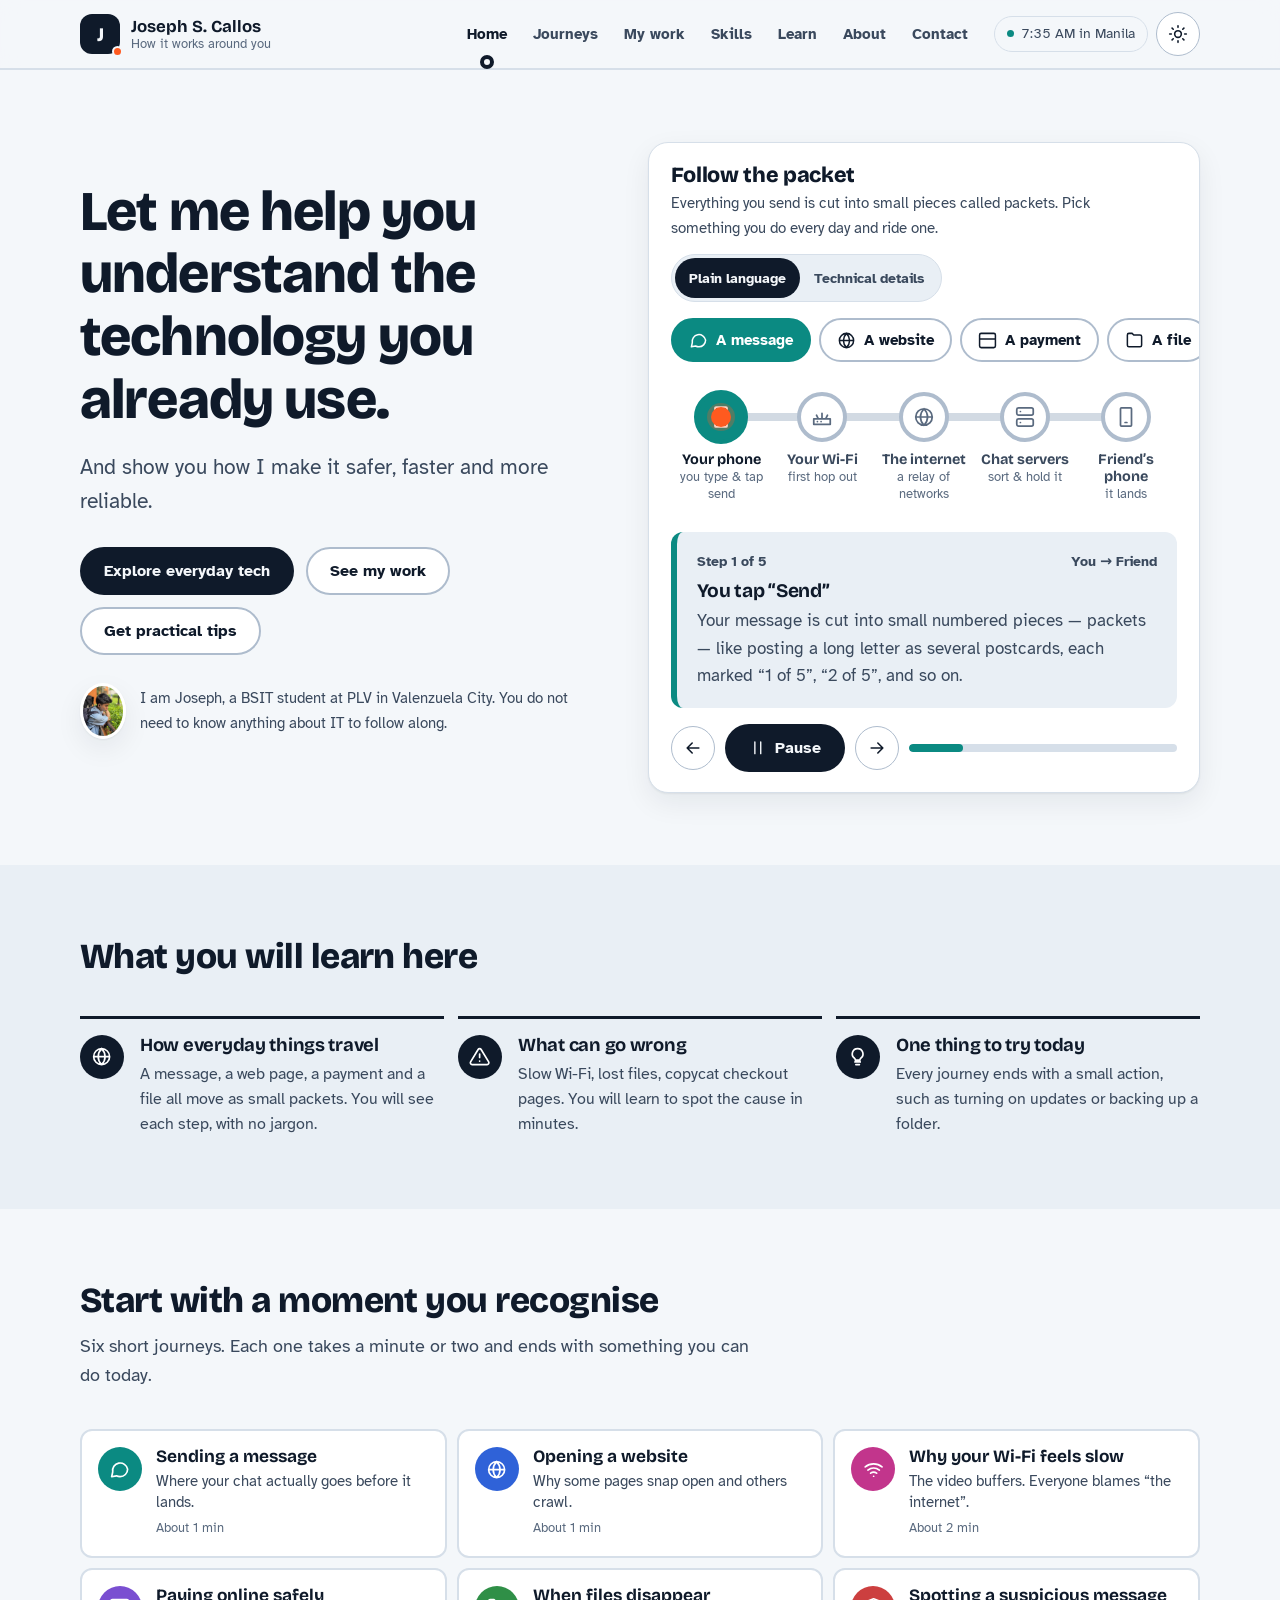
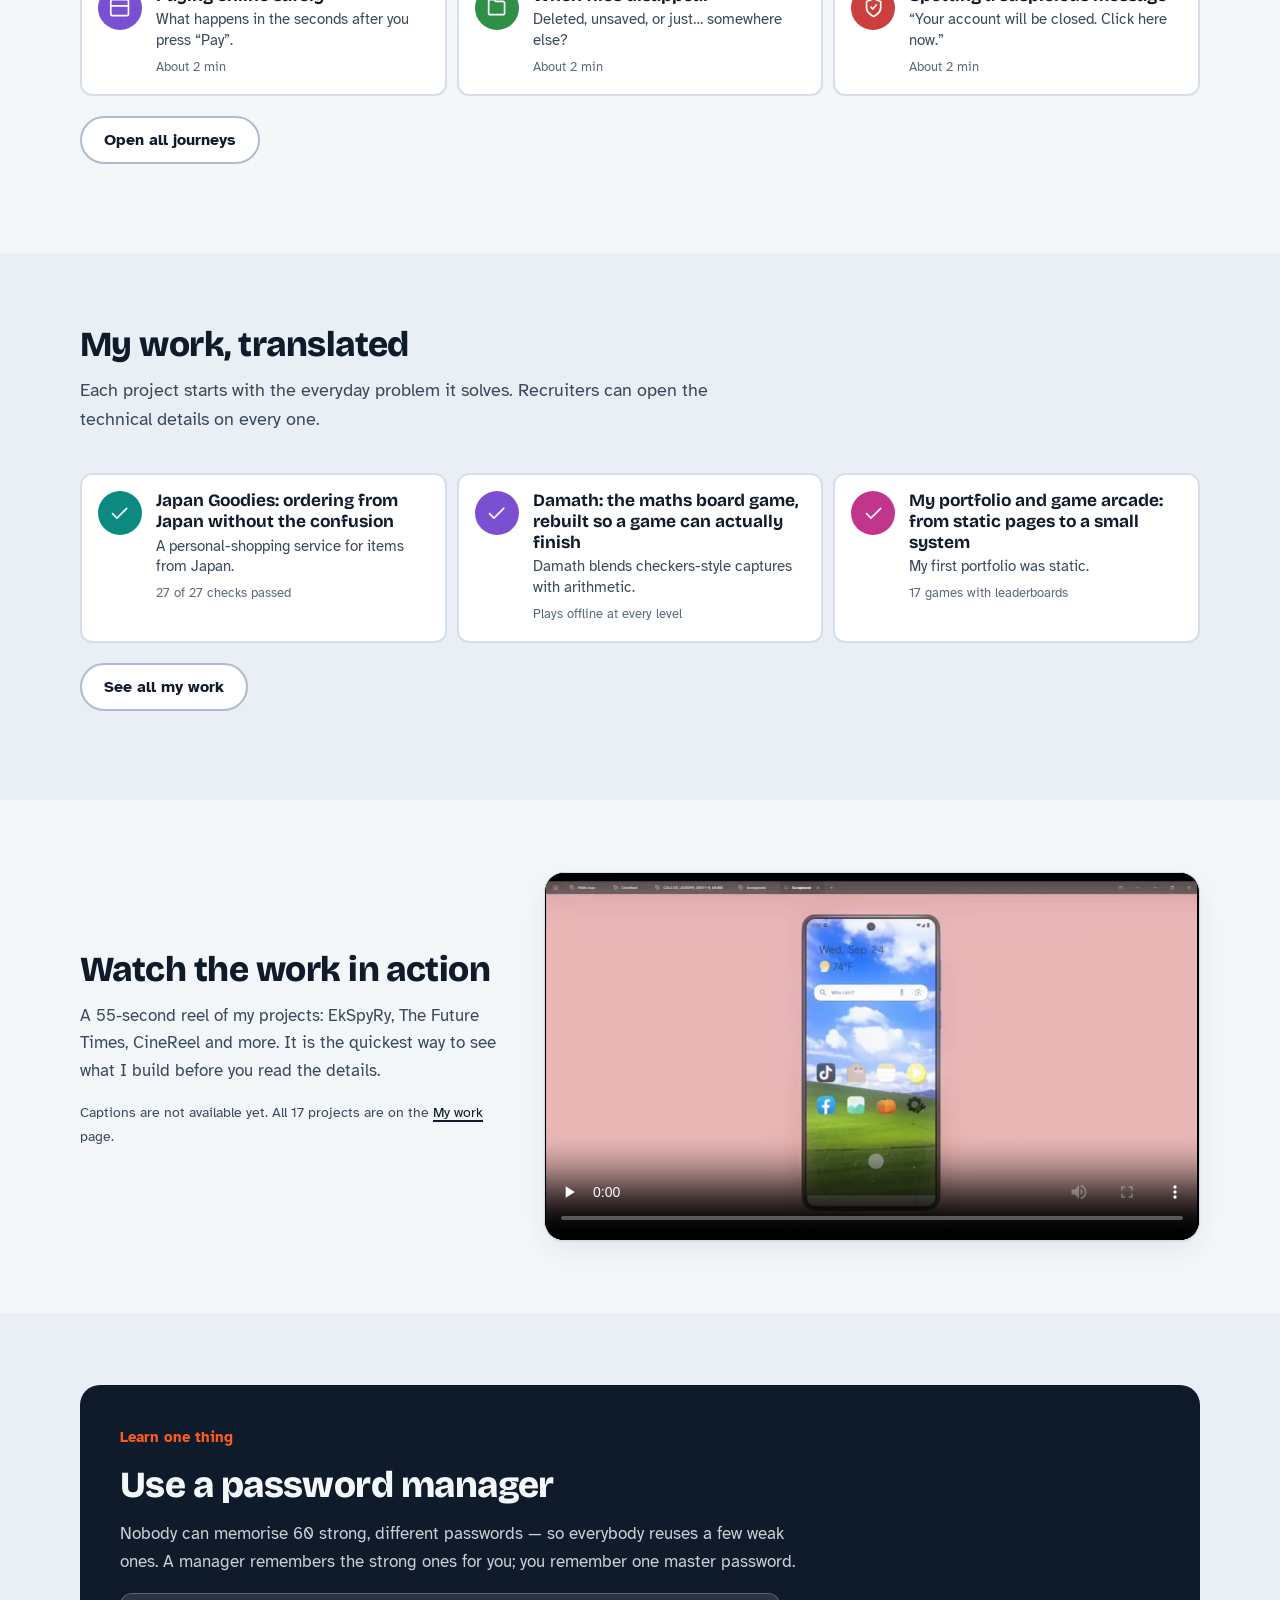
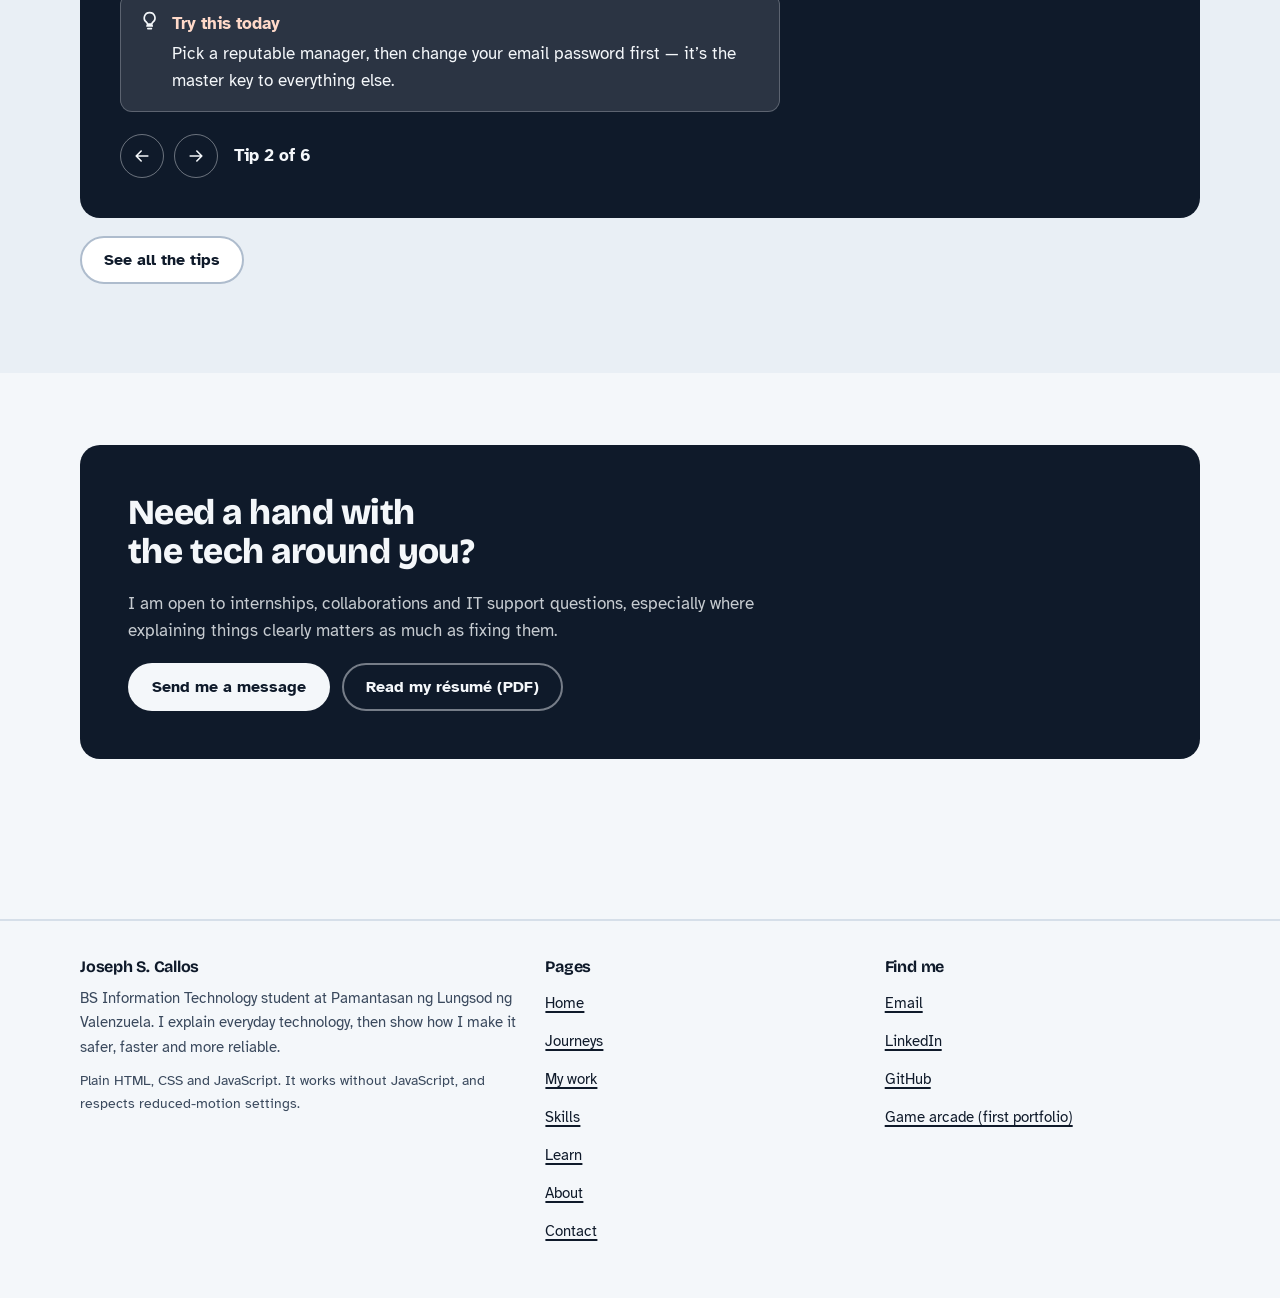
<file: index.html>
<!DOCTYPE html>
<html lang="en">
<head>
<meta charset="utf-8">
<meta name="viewport" content="width=device-width, initial-scale=1, viewport-fit=cover">
<title>Joseph S. Callos | How it works around you</title>
<meta name="description" content="Joseph S. Callos, BSIT student at PLV. A portfolio that explains the technology you already use and shows how I make it safer, faster and more reliable.">
<meta name="color-scheme" content="light dark">
<meta name="theme-color" content="#0f1a2a">
<meta property="og:title" content="Joseph S. Callos | How it works around you">
<meta property="og:description" content="Joseph S. Callos, BSIT student at PLV. A portfolio that explains the technology you already use and shows how I make it safer, faster and more reliable.">
<meta property="og:type" content="website">
<link rel="icon" href="images/favicon.svg" type="image/svg+xml">
<link rel="preconnect" href="https://fonts.googleapis.com">
<link rel="preconnect" href="https://fonts.gstatic.com" crossorigin>
<link href="https://fonts.googleapis.com/css2?family=Atkinson+Hyperlegible:ital,wght@0,400;0,700;1,400&amp;family=Bricolage+Grotesque:opsz,wght@12..96,600;12..96,700;12..96,800&amp;display=swap" rel="stylesheet">
<link rel="stylesheet" href="css/styles.css">
<script>(function(){var d=document.documentElement;d.classList.add('js');try{var t=localStorage.getItem('otep2_theme');if(t)d.setAttribute('data-theme',t)}catch(e){}})();</script>
</head>
<body>
<svg width="0" height="0" style="position:absolute" aria-hidden="true" focusable="false"><symbol id="i-chat" viewBox="0 0 24 24"><path d="M21 11.5a8.5 8.5 0 0 1-8.5 8.5c-1.5 0-3-.4-4.2-1L3 20l1.2-5.3A8.5 8.5 0 1 1 21 11.5z"/></symbol><symbol id="i-phone" viewBox="0 0 24 24"><path d="M7 2h10a1 1 0 0 1 1 1v18a1 1 0 0 1-1 1H7a1 1 0 0 1-1-1V3a1 1 0 0 1 1-1z M11 18h2"/></symbol><symbol id="i-router" viewBox="0 0 24 24"><path d="M3 14h18v6H3z M7 17h.01 M11 17h.01 M8 14l-2-4 M16 14l2-4 M12 14V8"/></symbol><symbol id="i-wifi" viewBox="0 0 24 24"><path d="M2.5 9a15 15 0 0 1 19 0 M5.5 12.5a10.5 10.5 0 0 1 13 0 M8.6 16a6 6 0 0 1 6.8 0 M12 19.5h.01"/></symbol><symbol id="i-globe" viewBox="0 0 24 24"><path d="M12 21a9 9 0 1 0 0-18 9 9 0 0 0 0 18z M3 12h18 M12 3c2.5 2.6 3.9 5.7 3.9 9S14.5 18.4 12 21c-2.5-2.6-3.9-5.7-3.9-9S9.5 5.6 12 3z"/></symbol><symbol id="i-server" viewBox="0 0 24 24"><path d="M3 4a2 2 0 0 1 2-2h14a2 2 0 0 1 2 2v4a2 2 0 0 1-2 2H5a2 2 0 0 1-2-2z M3 16a2 2 0 0 1 2-2h14a2 2 0 0 1 2 2v4a2 2 0 0 1-2 2H5a2 2 0 0 1-2-2z M7 6h.01 M7 18h.01"/></symbol><symbol id="i-laptop" viewBox="0 0 24 24"><path d="M4 5h16v10H4z M2 19h20"/></symbol><symbol id="i-search" viewBox="0 0 24 24"><path d="M11 19a8 8 0 1 0 0-16 8 8 0 0 0 0 16z M21 21l-4.3-4.3"/></symbol><symbol id="i-card" viewBox="0 0 24 24"><path d="M2 5a2 2 0 0 1 2-2h16a2 2 0 0 1 2 2v14a2 2 0 0 1-2 2H4a2 2 0 0 1-2-2z M2 10h20"/></symbol><symbol id="i-bank" viewBox="0 0 24 24"><path d="M3 21h18 M4 18h16 M6 18v-7 M10 18v-7 M14 18v-7 M18 18v-7 M12 3l9 5H3z"/></symbol><symbol id="i-lock" viewBox="0 0 24 24"><path d="M5 11h14a2 2 0 0 1 2 2v7a2 2 0 0 1-2 2H5a2 2 0 0 1-2-2v-7a2 2 0 0 1 2-2z M8 11V7a4 4 0 0 1 8 0v4"/></symbol><symbol id="i-check" viewBox="0 0 24 24"><path d="M20 6L9 17l-5-5"/></symbol><symbol id="i-folder" viewBox="0 0 24 24"><path d="M3 5a2 2 0 0 1 2-2h4l2 2h8a2 2 0 0 1 2 2v11a2 2 0 0 1-2 2H5a2 2 0 0 1-2-2z"/></symbol><symbol id="i-cloud" viewBox="0 0 24 24"><path d="M17.5 18a4.5 4.5 0 0 0 .9-8.8A7 7 0 0 0 4.7 11 3.8 3.8 0 0 0 6 18z"/></symbol><symbol id="i-upload" viewBox="0 0 24 24"><path d="M12 15V3 M7 8l5-5 5 5 M4 21h16"/></symbol><symbol id="i-download" viewBox="0 0 24 24"><path d="M12 3v12 M7 10l5 5 5-5 M4 21h16"/></symbol><symbol id="i-shield" viewBox="0 0 24 24"><path d="M12 22s8-3.6 8-10V5l-8-3-8 3v7c0 6.4 8 10 8 10z M9 11.5l2 2 4-4.5"/></symbol><symbol id="i-alert" viewBox="0 0 24 24"><path d="M10.3 3.9L1.8 18a2 2 0 0 0 1.7 3h17a2 2 0 0 0 1.7-3L13.7 3.9a2 2 0 0 0-3.4 0z M12 9v4 M12 17h.01"/></symbol><symbol id="i-bulb" viewBox="0 0 24 24"><path d="M9 18h6 M10 21h4 M12 3a6 6 0 0 0-3.5 10.9c.6.5 1 1.2 1 2.1h5c0-.9.4-1.6 1-2.1A6 6 0 0 0 12 3z"/></symbol><symbol id="i-arrow-right" viewBox="0 0 24 24"><path d="M5 12h14 M13 6l6 6-6 6"/></symbol><symbol id="i-arrow-left" viewBox="0 0 24 24"><path d="M19 12H5 M11 6l-6 6 6 6"/></symbol><symbol id="i-refresh" viewBox="0 0 24 24"><path d="M3 12a9 9 0 0 1 15.5-6.2L21 8 M21 3v5h-5 M21 12a9 9 0 0 1-15.5 6.2L3 16 M3 21v-5h5"/></symbol><symbol id="i-play" viewBox="0 0 24 24"><path d="M7 4l13 8-13 8z"/></symbol><symbol id="i-pause" viewBox="0 0 24 24"><path d="M8 4v16 M16 4v16"/></symbol><symbol id="i-sun" viewBox="0 0 24 24"><path d="M12 16a4 4 0 1 0 0-8 4 4 0 0 0 0 8z M12 2v2 M12 20v2 M4.9 4.9l1.4 1.4 M17.7 17.7l1.4 1.4 M2 12h2 M20 12h2 M4.9 19.1l1.4-1.4 M17.7 6.3l1.4-1.4"/></symbol><symbol id="i-moon" viewBox="0 0 24 24"><path d="M21 12.8A9 9 0 1 1 11.2 3a7 7 0 0 0 9.8 9.8z"/></symbol><symbol id="i-menu" viewBox="0 0 24 24"><path d="M4 7h16 M4 12h16 M4 17h16"/></symbol><symbol id="i-x" viewBox="0 0 24 24"><path d="M6 6l12 12 M18 6L6 18"/></symbol><symbol id="i-mail" viewBox="0 0 24 24"><path d="M3 5a2 2 0 0 1 2-2h14a2 2 0 0 1 2 2v14a2 2 0 0 1-2 2H5a2 2 0 0 1-2-2z M3 6l9 7 9-7"/></symbol><symbol id="i-file" viewBox="0 0 24 24"><path d="M14 3H7a2 2 0 0 0-2 2v14a2 2 0 0 0 2 2h10a2 2 0 0 0 2-2V8z M14 3v5h5 M9 13h6 M9 17h6"/></symbol><symbol id="i-copy" viewBox="0 0 24 24"><path d="M9 9h11v11H9z M5 15V5a1 1 0 0 1 1-1h10"/></symbol></svg>
<a class="skip" href="#main">Skip to content</a>
<header class="site-head">
  <div class="wrap head-in">
    <a class="brand" href="index.html" aria-label="Joseph S. Callos, home">
      <span class="brand-mark" aria-hidden="true">J</span>
      <span class="brand-text"><b>Joseph S. Callos</b><span>How it works around you</span></span>
    </a>
    <nav class="nav" aria-label="Main"><a href="index.html" aria-current="page">Home</a><a href="journeys.html">Journeys</a><a href="projects.html">My work</a><a href="skills.html">Skills</a><a href="learn.html">Learn</a><a href="about.html">About</a><a href="contact.html">Contact</a></nav>
    <div class="head-tools">
      <span class="clock" id="clock" title="Philippine time" aria-hidden="true"></span>
      <button class="icon-btn theme-btn js-only" type="button" aria-label="Switch colour theme"><svg class="ico sun" aria-hidden="true"><use href="#i-sun"/></svg><svg class="ico moon" aria-hidden="true"><use href="#i-moon"/></svg></button>
      <button class="icon-btn menu-btn js-only" type="button" aria-expanded="false" aria-controls="drawer" aria-label="Open menu"><svg class="ico open" aria-hidden="true"><use href="#i-menu"/></svg><svg class="ico close" aria-hidden="true"><use href="#i-x"/></svg></button>
    </div>
  </div>
  <nav class="drawer" id="drawer" aria-label="Mobile"><div class="wrap"><a href="index.html" aria-current="page">Home</a><a href="journeys.html">Journeys</a><a href="projects.html">My work</a><a href="skills.html">Skills</a><a href="learn.html">Learn</a><a href="about.html">About</a><a href="contact.html">Contact</a></div></nav>
</header>
<main id="main">

<section class="hero"><div class="wrap hero-grid">
  <div>
    <h1>Let me help you understand the technology you already use.</h1>
    <p class="lede">And show you how I make it safer, faster and more reliable.</p>
    <div class="hero-actions">
      <a class="btn btn-primary" href="journeys.html">Explore everyday tech</a>
      <a class="btn btn-line" href="projects.html">See my work</a>
      <a class="btn btn-line" href="learn.html">Get practical tips</a>
    </div>
    <p class="hero-note"><img src="images/joseph-profile.jpg" alt="Joseph S. Callos" width="56" height="56"><span>I am Joseph, a BSIT student at PLV in Valenzuela City. You do not need to know anything about IT to follow along.</span></p>
  </div>
  <div class="packet" data-packet data-autorun>
  <div class="packet-top">
    <div><h2>Follow the packet</h2>
    <p>Everything you send is cut into small pieces called packets. Pick something you do every day and ride one.</p></div>
    <div class="seg js-only" role="group" aria-label="Detail level"><button type="button" data-tech="off" aria-pressed="true">Plain language</button><button type="button" data-tech="on" aria-pressed="false">Technical details</button></div>
  </div>
  <div class="tabs js-only" role="tablist" aria-label="What are you sending?"></div>
  <section class="packet-scn" id="pk-message" data-label="A message" data-icon="chat" data-color="message" data-route="You → Friend" aria-label="A message"><h3>A message</h3><ol class="route" style="--n:5;--i:0;--line:var(--c-message)"><li class="station now"><span class="st-dot"><svg class="ico" aria-hidden="true"><use href="#i-phone"/></svg></span><span class="st-txt"><b>Your phone</b><small>you type &amp; tap send</small></span></li><li class="station"><span class="st-dot"><svg class="ico" aria-hidden="true"><use href="#i-router"/></svg></span><span class="st-txt"><b>Your Wi-Fi</b><small>first hop out</small></span></li><li class="station"><span class="st-dot"><svg class="ico" aria-hidden="true"><use href="#i-globe"/></svg></span><span class="st-txt"><b>The internet</b><small>a relay of networks</small></span></li><li class="station"><span class="st-dot"><svg class="ico" aria-hidden="true"><use href="#i-server"/></svg></span><span class="st-txt"><b>Chat servers</b><small>sort &amp; hold it</small></span></li><li class="station"><span class="st-dot"><svg class="ico" aria-hidden="true"><use href="#i-phone"/></svg></span><span class="st-txt"><b>Friend’s phone</b><small>it lands</small></span></li></ol><ol class="steps-list"><li><strong>You tap “Send”</strong> <span class="plain">Your message is cut into small numbered pieces — packets — like posting a long letter as several postcards, each marked “1 of 5”, “2 of 5”, and so on.</span> <span class="tech">Packetisation: the app segments the payload and stamps each segment with source/destination addresses and a sequence number (IP + transport headers).</span></li><li><strong>First hop: your router</strong> <span class="plain">Every packet leaves through the same front door — your router — which passes it to your internet provider. A slow or badly placed router delays every single packet.</span> <span class="tech">The router performs NAT and forwards packets to the ISP gateway using its routing table; Wi-Fi is only this first local hop.</span></li><li><strong>Across the internet</strong> <span class="plain">Packets race across many networks, often by different routes. It doesn’t matter if postcard 3 arrives before postcard 2 — the numbers fix the order at the end.</span> <span class="tech">Routers forward by destination IP along independent paths; TCP reorders segments and retransmits any that are lost.</span></li><li><strong>The chat service sorts it</strong> <span class="plain">The app’s servers receive the packets, rebuild the message, store it safely, and get ready to deliver it — even if your friend is offline right now.</span> <span class="tech">The service reassembles the stream, persists the message, and queues a push notification for the recipient’s device.</span></li><li><strong>It lands on their phone</strong> <span class="plain">Their phone downloads the packets, rebuilds the message in order, and shows it — usually in well under a second, across several networks you never see.</span> <span class="tech">Delivery is confirmed end-to-end; read receipts and “typing…” indicators travel back the same way as tiny packets of their own.</span></li></ol></section><section class="packet-scn" id="pk-website" data-label="A website" data-icon="globe" data-color="website" data-route="You → Web server" aria-label="A website"><h3>A website</h3><ol class="route" style="--n:5;--i:0;--line:var(--c-website)"><li class="station now"><span class="st-dot"><svg class="ico" aria-hidden="true"><use href="#i-laptop"/></svg></span><span class="st-txt"><b>Your browser</b><small>you type an address</small></span></li><li class="station"><span class="st-dot"><svg class="ico" aria-hidden="true"><use href="#i-search"/></svg></span><span class="st-txt"><b>Name lookup</b><small>finds the server</small></span></li><li class="station"><span class="st-dot"><svg class="ico" aria-hidden="true"><use href="#i-globe"/></svg></span><span class="st-txt"><b>The internet</b><small>packets travel</small></span></li><li class="station"><span class="st-dot"><svg class="ico" aria-hidden="true"><use href="#i-server"/></svg></span><span class="st-txt"><b>Web server</b><small>builds the page</small></span></li><li class="station"><span class="st-dot"><svg class="ico" aria-hidden="true"><use href="#i-laptop"/></svg></span><span class="st-txt"><b>Your screen</b><small>page appears</small></span></li></ol><ol class="steps-list"><li><strong>You type an address</strong> <span class="plain">A name like a shop sign is easier to remember than a street address. Your browser first has to translate that name into the server’s actual numeric address.</span> <span class="tech">A DNS resolver maps the domain to an IP address, usually from cache; this lookup happens before any page data moves.</span></li><li><strong>Your browser asks politely</strong> <span class="plain">It opens a secure, encrypted conversation with the server and asks: “Please send me this page.” Nobody in between can read what passes.</span> <span class="tech">A TCP connection plus a TLS handshake establishes encryption, then an HTTP request is sent — modern sites use HTTP/2 or HTTP/3.</span></li><li><strong>The page travels in packets</strong> <span class="plain">The page isn’t one file — it’s text, photos, and code arriving as many packets, then rebuilt in your browser in the right order.</span> <span class="tech">The response is segmented, transferred, and reassembled; assets are often served in parallel from a CDN near you.</span></li><li><strong>The server does its work</strong> <span class="plain">Behind the scenes the server may check a database, personalise the page, or confirm you’re logged in — all before the packets even start back.</span> <span class="tech">Server-side code (for example PHP) queries a database, renders HTML, and returns it with status codes and headers.</span></li><li><strong>Your browser builds the page</strong> <span class="plain">It lays out text, loads images, and runs the page’s code. A “slow website” is often slow right here — too much to download or build on a modest phone.</span> <span class="tech">The browser parses HTML into the DOM, applies CSS, executes JavaScript, and paints; heavy assets block first paint.</span></li></ol></section><section class="packet-scn" id="pk-payment" data-label="A payment" data-icon="card" data-color="payment" data-route="You → Your bank" aria-label="A payment"><h3>A payment</h3><ol class="route" style="--n:5;--i:0;--line:var(--c-payment)"><li class="station now"><span class="st-dot"><svg class="ico" aria-hidden="true"><use href="#i-laptop"/></svg></span><span class="st-txt"><b>Checkout page</b><small>you confirm</small></span></li><li class="station"><span class="st-dot"><svg class="ico" aria-hidden="true"><use href="#i-lock"/></svg></span><span class="st-txt"><b>Encryption</b><small>details sealed</small></span></li><li class="station"><span class="st-dot"><svg class="ico" aria-hidden="true"><use href="#i-server"/></svg></span><span class="st-txt"><b>Payment gateway</b><small>checks &amp; routes</small></span></li><li class="station"><span class="st-dot"><svg class="ico" aria-hidden="true"><use href="#i-bank"/></svg></span><span class="st-txt"><b>Your bank</b><small>approves or not</small></span></li><li class="station"><span class="st-dot"><svg class="ico" aria-hidden="true"><use href="#i-check"/></svg></span><span class="st-txt"><b>Receipt</b><small>both sides record it</small></span></li></ol><ol class="steps-list"><li><strong>You press “Pay”</strong> <span class="plain">Only the details needed for this purchase are sent — and never as plain readable text travelling openly across the internet.</span> <span class="tech">The form submits over HTTPS; reputable checkouts tokenise card data so the merchant never stores the full number.</span></li><li><strong>Everything gets sealed</strong> <span class="plain">Your device scrambles the details into a code that only the payment service can unscramble. Anyone intercepting it sees nonsense.</span> <span class="tech">TLS encrypts in transit; the gateway exchanges tokens with the card network rather than raw card numbers.</span></li><li><strong>A middleman checks the route</strong> <span class="plain">A payment gateway verifies the details are well-formed, checks for obvious fraud signals, and routes the request to the right bank.</span> <span class="tech">The gateway calls the acquiring bank → card network → issuing bank, carrying amount, currency, and risk signals.</span></li><li><strong>Your bank decides</strong> <span class="plain">The bank checks it’s really you (sometimes asking for a one-time code), that funds exist, and that nothing looks unusual — then approves or declines in seconds.</span> <span class="tech">The issuer runs fraud scoring and may trigger 3-D Secure (an OTP/app approval) before returning an authorisation code.</span></li><li><strong>Both sides keep the receipt</strong> <span class="plain">You get a confirmation and the shop gets paid later in a batch. That reference number is your proof if anything needs tracing.</span> <span class="tech">Authorisation is followed by clearing and settlement; the transaction reference links every record across systems.</span></li></ol></section><section class="packet-scn" id="pk-file" data-label="A file" data-icon="folder" data-color="files" data-route="You to your teacher" aria-label="A file"><h3>A file</h3><ol class="route" style="--n:5;--i:0;--line:var(--c-files)"><li class="station now"><span class="st-dot"><svg class="ico" aria-hidden="true"><use href="#i-laptop"/></svg></span><span class="st-txt"><b>Your laptop</b><small>you attach it</small></span></li><li class="station"><span class="st-dot"><svg class="ico" aria-hidden="true"><use href="#i-upload"/></svg></span><span class="st-txt"><b>Upload</b><small>cut into pieces</small></span></li><li class="station"><span class="st-dot"><svg class="ico" aria-hidden="true"><use href="#i-globe"/></svg></span><span class="st-txt"><b>The internet</b><small>pieces travel</small></span></li><li class="station"><span class="st-dot"><svg class="ico" aria-hidden="true"><use href="#i-cloud"/></svg></span><span class="st-txt"><b>Cloud storage</b><small>copies kept</small></span></li><li class="station"><span class="st-dot"><svg class="ico" aria-hidden="true"><use href="#i-download"/></svg></span><span class="st-txt"><b>Teacher’s screen</b><small>file opens</small></span></li></ol><ol class="steps-list"><li><strong>You attach the file</strong> <span class="plain">The file is read from your device and prepared for sending, like putting a thick report into several envelopes that each fit through the mail slot.</span> <span class="tech">The browser reads the file as a byte stream and splits it into chunks (often a few MB each) so a failed chunk can be retried without restarting the upload.</span></li><li><strong>It uploads in pieces</strong> <span class="plain">Each piece is numbered and sent with a label saying where it is going. If your connection hiccups, only the missing piece needs to be sent again.</span> <span class="tech">Chunks are sent as HTTPS requests; each is checksummed so the server can detect corruption and ask for a resend.</span></li><li><strong>Across the internet</strong> <span class="plain">The pieces take whatever routes are free at that moment. Your upload speed, often much lower than your download speed, sets how fast this part goes.</span> <span class="tech">Packets are routed independently; throughput is capped by the slowest link, which at home is usually the upstream side of the connection.</span></li><li><strong>Storage keeps copies</strong> <span class="plain">The service reassembles the file and stores it, usually in more than one place, so one broken disk does not mean a lost file.</span> <span class="tech">The service verifies the whole-file hash, writes to object storage, and replicates it across disks or data centres.</span></li><li><strong>Your teacher opens it</strong> <span class="plain">When your teacher clicks the link, the same journey runs in reverse: the pieces come down, are put back in order, and the file opens exactly as you saved it.</span> <span class="tech">A download is served from storage, often via a nearby cache; the client checks the size and hash before opening it.</span></li></ol></section>
  <div class="step-card js-only" aria-live="polite">
    <div class="step-meta"><span class="step-count"></span><span class="step-route"></span></div>
    <h4></h4><p class="plain"></p><p class="tech"></p>
  </div>
  <div class="controls js-only">
    <button class="icon-btn" type="button" data-prev aria-label="Previous step"><svg class="ico" aria-hidden="true"><use href="#i-arrow-left"/></svg></button>
    <button class="btn btn-primary" type="button" data-play aria-pressed="false"><svg class="ico" aria-hidden="true"><use href="#i-play"/></svg><span>Play journey</span></button>
    <button class="icon-btn" type="button" data-next aria-label="Next step"><svg class="ico" aria-hidden="true"><use href="#i-arrow-right"/></svg></button>
    <div class="bar" aria-hidden="true"><i></i></div>
  </div>
</div>
</div></section>

<section class="section tint" aria-labelledby="learn-h"><div class="wrap">
  <div class="section-head"><h2 id="learn-h">What you will learn here</h2></div>
  <ul class="can" style="list-style:none;padding:0;margin:0;grid-template-columns:repeat(auto-fit,minmax(min(100%,280px),1fr))"><li><span class="bullet" aria-hidden="true" style="--line:var(--ink)"><svg class="ico" aria-hidden="true"><use href="#i-globe"/></svg></span><div><h3>How everyday things travel</h3><p class="muted" style="margin:6px 0 0">A message, a web page, a payment and a file all move as small packets. You will see each step, with no jargon.</p></div></li><li><span class="bullet" aria-hidden="true" style="--line:var(--ink)"><svg class="ico" aria-hidden="true"><use href="#i-alert"/></svg></span><div><h3>What can go wrong</h3><p class="muted" style="margin:6px 0 0">Slow Wi-Fi, lost files, copycat checkout pages. You will learn to spot the cause in minutes.</p></div></li><li><span class="bullet" aria-hidden="true" style="--line:var(--ink)"><svg class="ico" aria-hidden="true"><use href="#i-bulb"/></svg></span><div><h3>One thing to try today</h3><p class="muted" style="margin:6px 0 0">Every journey ends with a small action, such as turning on updates or backing up a folder.</p></div></li></ul>
</div></section>
<style>.can li{display:flex;gap:16px;align-items:flex-start;border-top:3px solid var(--ink);padding-top:16px}.can li h3{font-size:1.15rem}</style>

<section class="section" id="journeys"><div class="wrap">
  <div class="section-head"><h2>Start with a moment you recognise</h2><p>Six short journeys. Each one takes a minute or two and ends with something you can do today.</p></div>
  <div class="picker" role="tablist" aria-label="Everyday journeys"><a class="pick" role="tab" aria-selected="false" href="journeys.html#journey-message" style="--line:var(--c-message)"><span class="bullet"><svg class="ico" aria-hidden="true"><use href="#i-chat"/></svg></span><span><b>Sending a message</b><span class="s">Where your chat actually goes before it lands.</span><span class="t">About 1 min</span></span></a><a class="pick" role="tab" aria-selected="false" href="journeys.html#journey-website" style="--line:var(--c-website)"><span class="bullet"><svg class="ico" aria-hidden="true"><use href="#i-globe"/></svg></span><span><b>Opening a website</b><span class="s">Why some pages snap open and others crawl.</span><span class="t">About 1 min</span></span></a><a class="pick" role="tab" aria-selected="false" href="journeys.html#journey-wifi" style="--line:var(--c-wifi)"><span class="bullet"><svg class="ico" aria-hidden="true"><use href="#i-wifi"/></svg></span><span><b>Why your Wi-Fi feels slow</b><span class="s">The video buffers. Everyone blames “the internet”.</span><span class="t">About 2 min</span></span></a><a class="pick" role="tab" aria-selected="false" href="journeys.html#journey-payment" style="--line:var(--c-payment)"><span class="bullet"><svg class="ico" aria-hidden="true"><use href="#i-card"/></svg></span><span><b>Paying online safely</b><span class="s">What happens in the seconds after you press “Pay”.</span><span class="t">About 2 min</span></span></a><a class="pick" role="tab" aria-selected="false" href="journeys.html#journey-files" style="--line:var(--c-files)"><span class="bullet"><svg class="ico" aria-hidden="true"><use href="#i-folder"/></svg></span><span><b>When files disappear</b><span class="s">Deleted, unsaved, or just… somewhere else?</span><span class="t">About 2 min</span></span></a><a class="pick" role="tab" aria-selected="false" href="journeys.html#journey-scam" style="--line:var(--c-scam)"><span class="bullet"><svg class="ico" aria-hidden="true"><use href="#i-shield"/></svg></span><span><b>Spotting a suspicious message</b><span class="s">“Your account will be closed. Click here now.”</span><span class="t">About 2 min</span></span></a></div>
  <p style="margin-top:20px"><a class="btn btn-line" href="journeys.html">Open all journeys</a></p>
</div></section>

<section class="section tint" id="work"><div class="wrap">
  <div class="section-head"><h2>My work, translated</h2><p>Each project starts with the everyday problem it solves. Recruiters can open the technical details on every one.</p></div>
  <ul class="picker" style="list-style:none;padding:0;margin:0"><li><a class="pick" style="--line:var(--c-message)" href="projects.html#japan-goodies"><span class="bullet" aria-hidden="true"><svg class="ico" aria-hidden="true"><use href="#i-check"/></svg></span><span><b>Japan Goodies: ordering from Japan without the confusion</b><span class="s">A personal-shopping service for items from Japan.</span><span class="t">27 of 27 checks passed</span></span></a></li><li><a class="pick" style="--line:var(--c-payment)" href="projects.html#damath"><span class="bullet" aria-hidden="true"><svg class="ico" aria-hidden="true"><use href="#i-check"/></svg></span><span><b>Damath: the maths board game, rebuilt so a game can actually finish</b><span class="s">Damath blends checkers-style captures with arithmetic.</span><span class="t">Plays offline at every level</span></span></a></li><li><a class="pick" style="--line:var(--c-wifi)" href="projects.html#portfolio-arcade"><span class="bullet" aria-hidden="true"><svg class="ico" aria-hidden="true"><use href="#i-check"/></svg></span><span><b>My portfolio and game arcade: from static pages to a small system</b><span class="s">My first portfolio was static.</span><span class="t">17 games with leaderboards</span></span></a></li></ul>
  <p style="margin-top:20px"><a class="btn btn-line" href="projects.html">See all my work</a></p>
</div></section>

<section class="section" id="reel"><div class="wrap"><div class="reel">
  <div><h2>Watch the work in action</h2>
  <p class="muted" style="margin-top:12px">A 55-second reel of my projects: EkSpyRy, The Future Times, CineReel and more. It is the quickest way to see what I build before you read the details.</p>
  <p class="small muted">Captions are not available yet. All 17 projects are on the <a href="projects.html#archive">My work</a> page.</p></div>
  <video controls preload="none" poster="images/demo-reel-poster.jpg" aria-label="Demo reel of Joseph's projects, 55 seconds">
    <source src="files/demo-reel.mp4" type="video/mp4">
    Your browser cannot play this video. <a href="files/demo-reel.mp4">Download the demo reel (MP4)</a>.
  </video>
</div></div></section>

<section class="section tint" id="tips"><div class="wrap">
  <div data-tips><div class="tip-panel">
  <ol class="tip-list tip-static" style="padding-left:1.2em;margin:0"><li><h3>Turn on automatic updates</h3><p class="why">Updates are mostly security fixes wearing a boring costume. The week a flaw becomes public is the week attackers start using it — updated devices are already patched.</p><p class="act">Tonight: open your phone’s settings, find Software Update, and switch on “download and install automatically”.</p></li><li><h3>Use a password manager</h3><p class="why">Nobody can memorise 60 strong, different passwords — so everybody reuses a few weak ones. A manager remembers the strong ones for you; you remember one master password.</p><p class="act">Pick a reputable manager, then change your email password first — it’s the master key to everything else.</p></li><li><h3>Switch on two-factor authentication (2FA)</h3><p class="why">A password can be guessed or leaked. A second factor — a code or approval on your phone — means a stolen password alone still isn’t enough to get in.</p><p class="act">Enable 2FA on your email and social accounts today. Prefer an authenticator app over SMS codes when offered.</p></li><li><h3>Back up the files you’d cry over</h3><p class="why">Phones get lost, laptops die, files get deleted. A backup turns a disaster into an inconvenience — but only if it exists before you need it.</p><p class="act">Copy your most important folder to a cloud drive AND a USB stick today. Then open the cloud copy to prove it works.</p></li><li><h3>Restart your router properly, monthly</h3><p class="why">Routers are small computers that run for months without a break; memory fills and small faults pile up. A monthly restart clears them and installs a fresh connection.</p><p class="act">Unplug the router for 10 full seconds, plug it back in, and give it two minutes. Note the date — repeat monthly.</p></li><li><h3>Slow down for urgent messages</h3><p class="why">Every scam shares one ingredient: hurry. “Act now”, “last chance”, “account closing” — urgency is manufactured to stop you checking.</p><p class="act">Next urgent message you get: do nothing for 10 minutes, then verify through the official app or website — never the message’s own link.</p></li></ol>
</div></div>
  <p style="margin-top:18px"><a class="btn btn-line" href="learn.html">See all the tips</a></p>
</div></section>
<div class="section"><div class="wrap"><div class="cta">
  <h2>Need a hand with the tech around you?</h2>
  <p>I am open to internships, collaborations and IT support questions, especially where explaining things clearly matters as much as fixing them.</p>
  <div class="hero-actions" style="margin:0">
    <a class="btn btn-primary" href="contact.html">Send me a message</a>
    <a class="btn btn-line" href="files/resume.pdf" target="_blank" rel="noopener">Read my résumé (PDF)</a>
  </div>
</div></div></div>

</main>
<footer class="site-foot">
  <div class="wrap foot-grid">
    <div>
      <h2>Joseph S. Callos</h2>
      <p>BS Information Technology student at Pamantasan ng Lungsod ng Valenzuela. I explain everyday technology, then show how I make it safer, faster and more reliable.</p>
      <p class="small">Plain HTML, CSS and JavaScript. It works without JavaScript, and respects reduced-motion settings.</p>
    </div>
    <div><h2>Pages</h2><ul><li><a href="index.html">Home</a></li><li><a href="journeys.html">Journeys</a></li><li><a href="projects.html">My work</a></li><li><a href="skills.html">Skills</a></li><li><a href="learn.html">Learn</a></li><li><a href="about.html">About</a></li><li><a href="contact.html">Contact</a></li></ul></div>
    <div><h2>Find me</h2><ul>
      <li><a href="mailto:callosjoseph818@gmail.com">Email</a></li>
      <li><a href="https://www.linkedin.com/in/joseph-callos-329b153b8" target="_blank" rel="noopener">LinkedIn</a></li>
      <li><a href="https://github.com/otep808" target="_blank" rel="noopener">GitHub</a></li>
      <li><a href="https://otep808.github.io/portfolio/games.html" target="_blank" rel="noopener">Game arcade (first portfolio)</a></li>
    </ul></div>
  </div>
</footer>
<script src="javascript/main.js" defer></script>
</body>
</html>
</file>
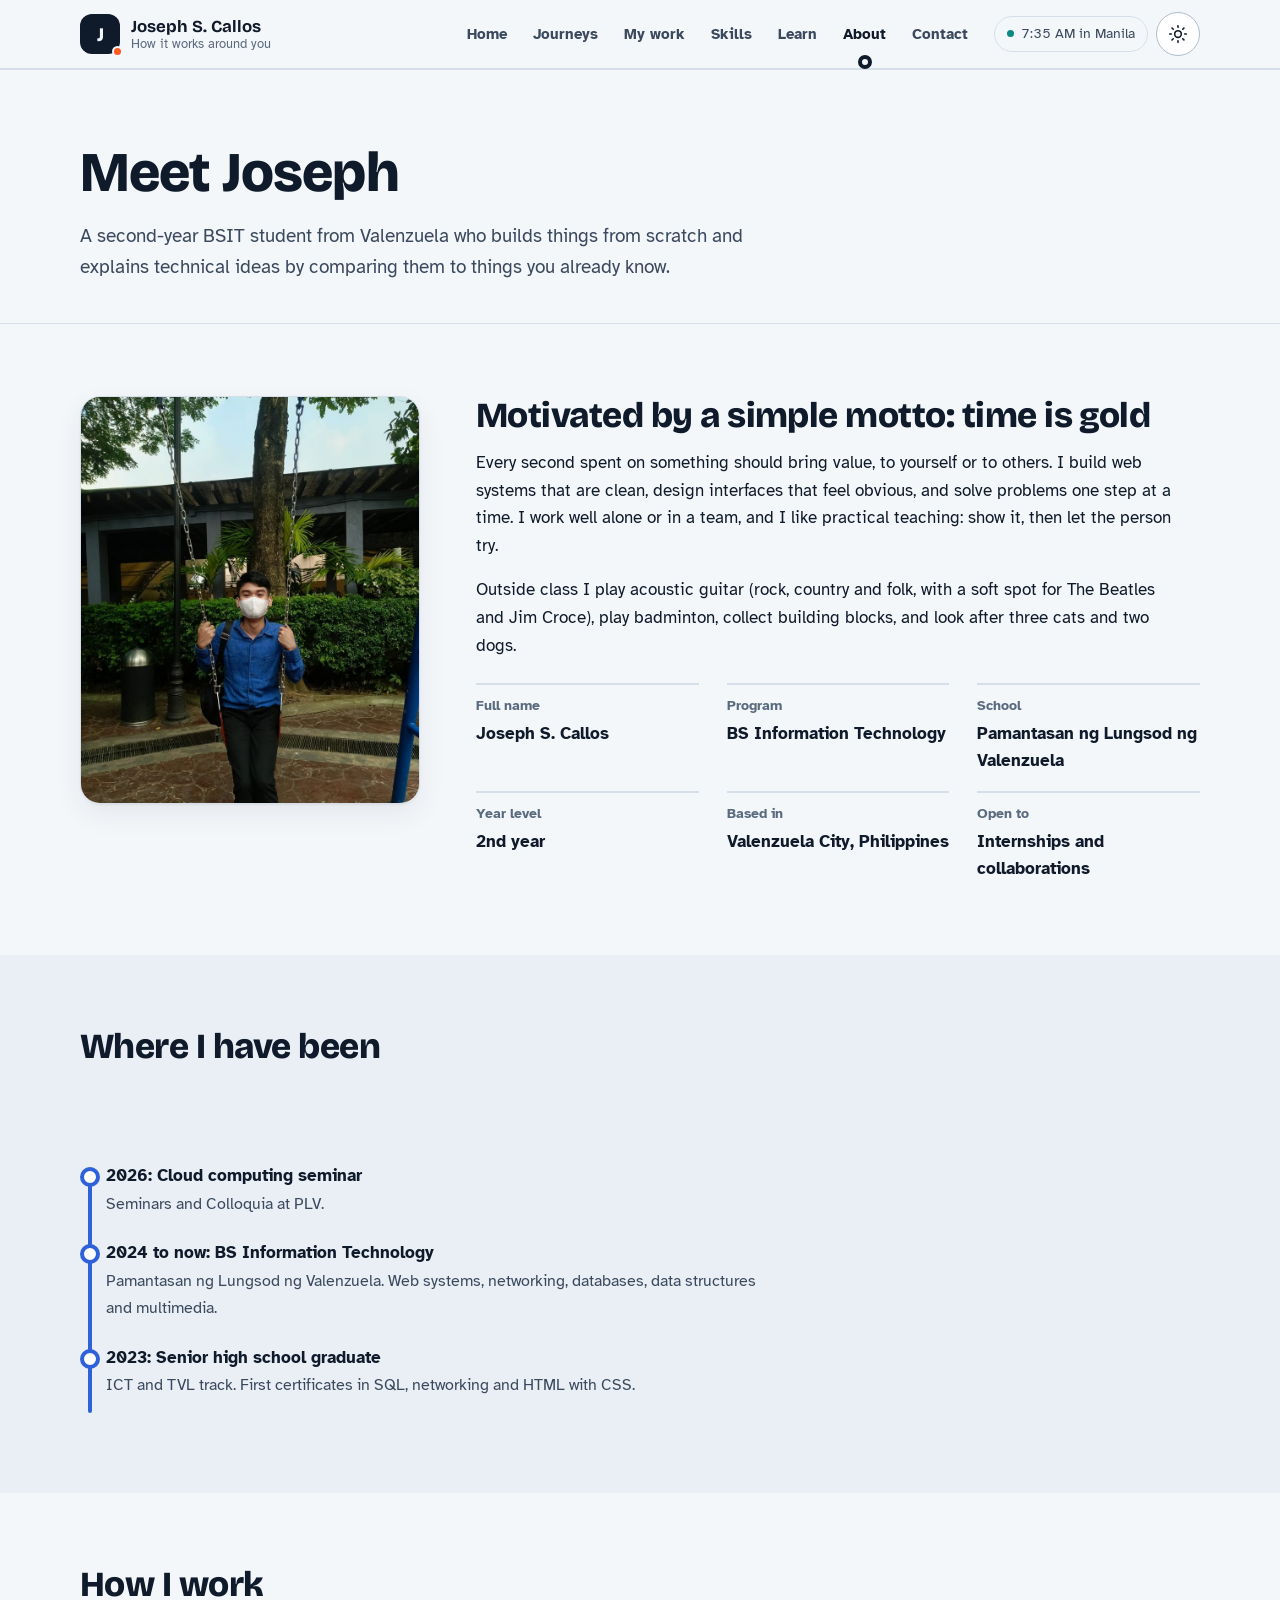
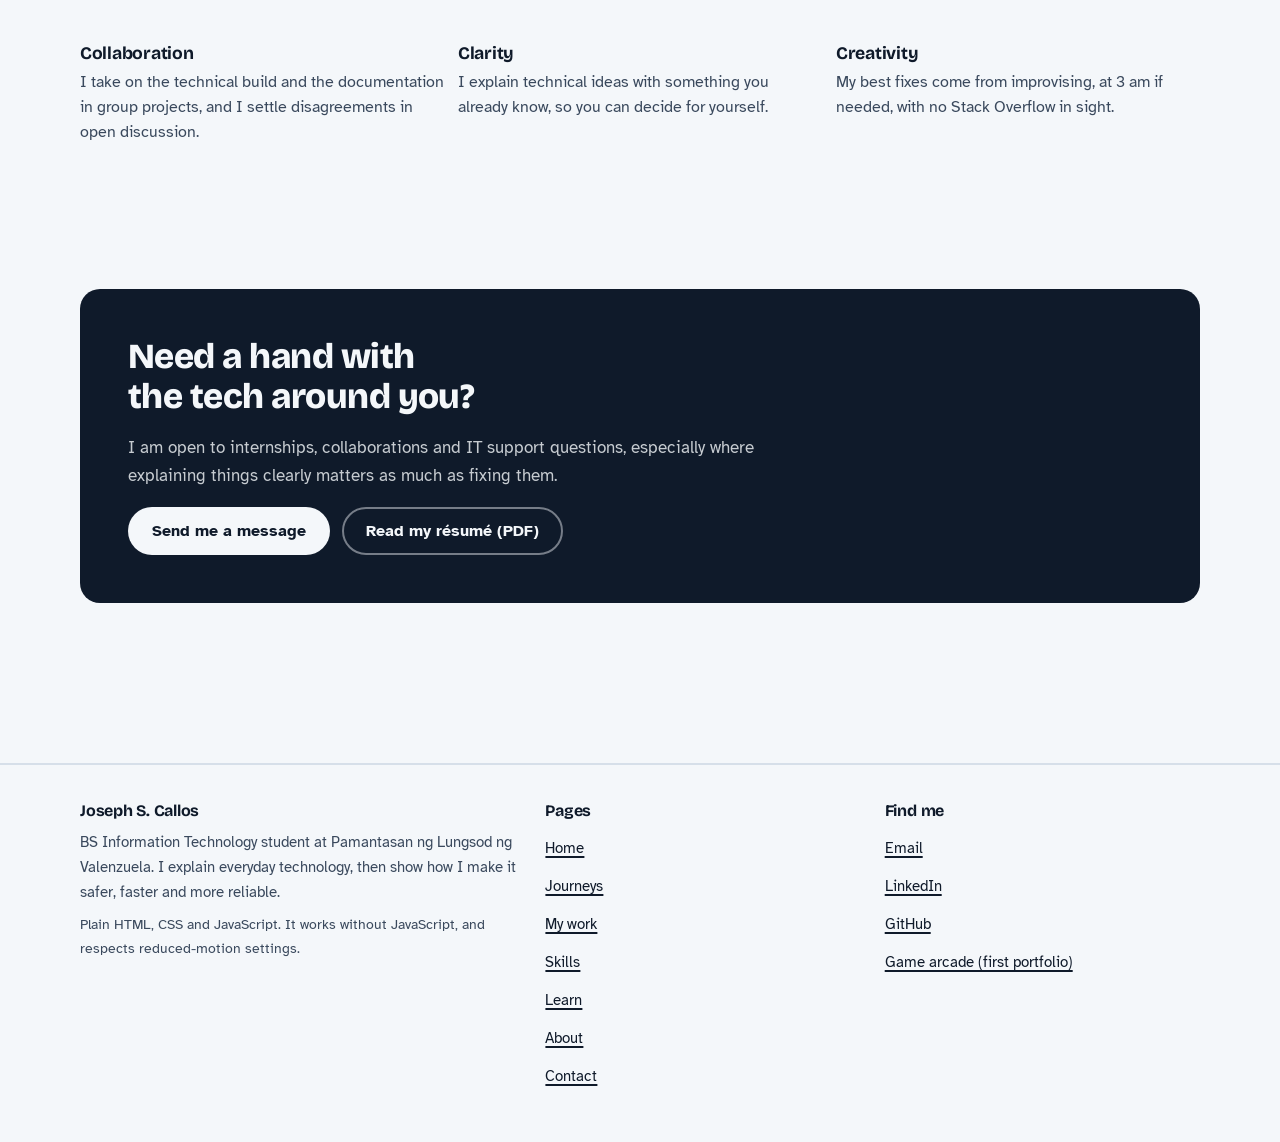
<file: about.html>
<!DOCTYPE html>
<html lang="en">
<head>
<meta charset="utf-8">
<meta name="viewport" content="width=device-width, initial-scale=1, viewport-fit=cover">
<title>About | Joseph S. Callos</title>
<meta name="description" content="About Joseph S. Callos: BSIT student at PLV in Valenzuela City, his background, interests and how he works.">
<meta name="color-scheme" content="light dark">
<meta name="theme-color" content="#0f1a2a">
<meta property="og:title" content="About | Joseph S. Callos">
<meta property="og:description" content="About Joseph S. Callos: BSIT student at PLV in Valenzuela City, his background, interests and how he works.">
<meta property="og:type" content="website">
<link rel="icon" href="images/favicon.svg" type="image/svg+xml">
<link rel="preconnect" href="https://fonts.googleapis.com">
<link rel="preconnect" href="https://fonts.gstatic.com" crossorigin>
<link href="https://fonts.googleapis.com/css2?family=Atkinson+Hyperlegible:ital,wght@0,400;0,700;1,400&amp;family=Bricolage+Grotesque:opsz,wght@12..96,600;12..96,700;12..96,800&amp;display=swap" rel="stylesheet">
<link rel="stylesheet" href="css/styles.css">
<script>(function(){var d=document.documentElement;d.classList.add('js');try{var t=localStorage.getItem('otep2_theme');if(t)d.setAttribute('data-theme',t)}catch(e){}})();</script>
</head>
<body>
<svg width="0" height="0" style="position:absolute" aria-hidden="true" focusable="false"><symbol id="i-chat" viewBox="0 0 24 24"><path d="M21 11.5a8.5 8.5 0 0 1-8.5 8.5c-1.5 0-3-.4-4.2-1L3 20l1.2-5.3A8.5 8.5 0 1 1 21 11.5z"/></symbol><symbol id="i-phone" viewBox="0 0 24 24"><path d="M7 2h10a1 1 0 0 1 1 1v18a1 1 0 0 1-1 1H7a1 1 0 0 1-1-1V3a1 1 0 0 1 1-1z M11 18h2"/></symbol><symbol id="i-router" viewBox="0 0 24 24"><path d="M3 14h18v6H3z M7 17h.01 M11 17h.01 M8 14l-2-4 M16 14l2-4 M12 14V8"/></symbol><symbol id="i-wifi" viewBox="0 0 24 24"><path d="M2.5 9a15 15 0 0 1 19 0 M5.5 12.5a10.5 10.5 0 0 1 13 0 M8.6 16a6 6 0 0 1 6.8 0 M12 19.5h.01"/></symbol><symbol id="i-globe" viewBox="0 0 24 24"><path d="M12 21a9 9 0 1 0 0-18 9 9 0 0 0 0 18z M3 12h18 M12 3c2.5 2.6 3.9 5.7 3.9 9S14.5 18.4 12 21c-2.5-2.6-3.9-5.7-3.9-9S9.5 5.6 12 3z"/></symbol><symbol id="i-server" viewBox="0 0 24 24"><path d="M3 4a2 2 0 0 1 2-2h14a2 2 0 0 1 2 2v4a2 2 0 0 1-2 2H5a2 2 0 0 1-2-2z M3 16a2 2 0 0 1 2-2h14a2 2 0 0 1 2 2v4a2 2 0 0 1-2 2H5a2 2 0 0 1-2-2z M7 6h.01 M7 18h.01"/></symbol><symbol id="i-laptop" viewBox="0 0 24 24"><path d="M4 5h16v10H4z M2 19h20"/></symbol><symbol id="i-search" viewBox="0 0 24 24"><path d="M11 19a8 8 0 1 0 0-16 8 8 0 0 0 0 16z M21 21l-4.3-4.3"/></symbol><symbol id="i-card" viewBox="0 0 24 24"><path d="M2 5a2 2 0 0 1 2-2h16a2 2 0 0 1 2 2v14a2 2 0 0 1-2 2H4a2 2 0 0 1-2-2z M2 10h20"/></symbol><symbol id="i-bank" viewBox="0 0 24 24"><path d="M3 21h18 M4 18h16 M6 18v-7 M10 18v-7 M14 18v-7 M18 18v-7 M12 3l9 5H3z"/></symbol><symbol id="i-lock" viewBox="0 0 24 24"><path d="M5 11h14a2 2 0 0 1 2 2v7a2 2 0 0 1-2 2H5a2 2 0 0 1-2-2v-7a2 2 0 0 1 2-2z M8 11V7a4 4 0 0 1 8 0v4"/></symbol><symbol id="i-check" viewBox="0 0 24 24"><path d="M20 6L9 17l-5-5"/></symbol><symbol id="i-folder" viewBox="0 0 24 24"><path d="M3 5a2 2 0 0 1 2-2h4l2 2h8a2 2 0 0 1 2 2v11a2 2 0 0 1-2 2H5a2 2 0 0 1-2-2z"/></symbol><symbol id="i-cloud" viewBox="0 0 24 24"><path d="M17.5 18a4.5 4.5 0 0 0 .9-8.8A7 7 0 0 0 4.7 11 3.8 3.8 0 0 0 6 18z"/></symbol><symbol id="i-upload" viewBox="0 0 24 24"><path d="M12 15V3 M7 8l5-5 5 5 M4 21h16"/></symbol><symbol id="i-download" viewBox="0 0 24 24"><path d="M12 3v12 M7 10l5 5 5-5 M4 21h16"/></symbol><symbol id="i-shield" viewBox="0 0 24 24"><path d="M12 22s8-3.6 8-10V5l-8-3-8 3v7c0 6.4 8 10 8 10z M9 11.5l2 2 4-4.5"/></symbol><symbol id="i-alert" viewBox="0 0 24 24"><path d="M10.3 3.9L1.8 18a2 2 0 0 0 1.7 3h17a2 2 0 0 0 1.7-3L13.7 3.9a2 2 0 0 0-3.4 0z M12 9v4 M12 17h.01"/></symbol><symbol id="i-bulb" viewBox="0 0 24 24"><path d="M9 18h6 M10 21h4 M12 3a6 6 0 0 0-3.5 10.9c.6.5 1 1.2 1 2.1h5c0-.9.4-1.6 1-2.1A6 6 0 0 0 12 3z"/></symbol><symbol id="i-arrow-right" viewBox="0 0 24 24"><path d="M5 12h14 M13 6l6 6-6 6"/></symbol><symbol id="i-arrow-left" viewBox="0 0 24 24"><path d="M19 12H5 M11 6l-6 6 6 6"/></symbol><symbol id="i-refresh" viewBox="0 0 24 24"><path d="M3 12a9 9 0 0 1 15.5-6.2L21 8 M21 3v5h-5 M21 12a9 9 0 0 1-15.5 6.2L3 16 M3 21v-5h5"/></symbol><symbol id="i-play" viewBox="0 0 24 24"><path d="M7 4l13 8-13 8z"/></symbol><symbol id="i-pause" viewBox="0 0 24 24"><path d="M8 4v16 M16 4v16"/></symbol><symbol id="i-sun" viewBox="0 0 24 24"><path d="M12 16a4 4 0 1 0 0-8 4 4 0 0 0 0 8z M12 2v2 M12 20v2 M4.9 4.9l1.4 1.4 M17.7 17.7l1.4 1.4 M2 12h2 M20 12h2 M4.9 19.1l1.4-1.4 M17.7 6.3l1.4-1.4"/></symbol><symbol id="i-moon" viewBox="0 0 24 24"><path d="M21 12.8A9 9 0 1 1 11.2 3a7 7 0 0 0 9.8 9.8z"/></symbol><symbol id="i-menu" viewBox="0 0 24 24"><path d="M4 7h16 M4 12h16 M4 17h16"/></symbol><symbol id="i-x" viewBox="0 0 24 24"><path d="M6 6l12 12 M18 6L6 18"/></symbol><symbol id="i-mail" viewBox="0 0 24 24"><path d="M3 5a2 2 0 0 1 2-2h14a2 2 0 0 1 2 2v14a2 2 0 0 1-2 2H5a2 2 0 0 1-2-2z M3 6l9 7 9-7"/></symbol><symbol id="i-file" viewBox="0 0 24 24"><path d="M14 3H7a2 2 0 0 0-2 2v14a2 2 0 0 0 2 2h10a2 2 0 0 0 2-2V8z M14 3v5h5 M9 13h6 M9 17h6"/></symbol><symbol id="i-copy" viewBox="0 0 24 24"><path d="M9 9h11v11H9z M5 15V5a1 1 0 0 1 1-1h10"/></symbol></svg>
<a class="skip" href="#main">Skip to content</a>
<header class="site-head">
  <div class="wrap head-in">
    <a class="brand" href="index.html" aria-label="Joseph S. Callos, home">
      <span class="brand-mark" aria-hidden="true">J</span>
      <span class="brand-text"><b>Joseph S. Callos</b><span>How it works around you</span></span>
    </a>
    <nav class="nav" aria-label="Main"><a href="index.html">Home</a><a href="journeys.html">Journeys</a><a href="projects.html">My work</a><a href="skills.html">Skills</a><a href="learn.html">Learn</a><a href="about.html" aria-current="page">About</a><a href="contact.html">Contact</a></nav>
    <div class="head-tools">
      <span class="clock" id="clock" title="Philippine time" aria-hidden="true"></span>
      <button class="icon-btn theme-btn js-only" type="button" aria-label="Switch colour theme"><svg class="ico sun" aria-hidden="true"><use href="#i-sun"/></svg><svg class="ico moon" aria-hidden="true"><use href="#i-moon"/></svg></button>
      <button class="icon-btn menu-btn js-only" type="button" aria-expanded="false" aria-controls="drawer" aria-label="Open menu"><svg class="ico open" aria-hidden="true"><use href="#i-menu"/></svg><svg class="ico close" aria-hidden="true"><use href="#i-x"/></svg></button>
    </div>
  </div>
  <nav class="drawer" id="drawer" aria-label="Mobile"><div class="wrap"><a href="index.html">Home</a><a href="journeys.html">Journeys</a><a href="projects.html">My work</a><a href="skills.html">Skills</a><a href="learn.html">Learn</a><a href="about.html" aria-current="page">About</a><a href="contact.html">Contact</a></div></nav>
</header>
<main id="main">
<div class="page-head"><div class="wrap">
  <h1>Meet Joseph</h1>
  <p>A second-year BSIT student from Valenzuela who builds things from scratch and explains technical ideas by comparing them to things you already know.</p>
</div></div>
<section class="section"><div class="wrap about-grid">
  <figure class="portrait" style="margin:0"><img src="images/joseph-photo.jpg" alt="Joseph S. Callos outdoors" loading="lazy"></figure>
  <div>
    <h2>Motivated by a simple motto: time is gold</h2>
    <p style="margin-top:14px">Every second spent on something should bring value, to yourself or to others. I build web systems that are clean, design interfaces that feel obvious, and solve problems one step at a time. I work well alone or in a team, and I like practical teaching: show it, then let the person try.</p>
    <p>Outside class I play acoustic guitar (rock, country and folk, with a soft spot for The Beatles and Jim Croce), play badminton, collect building blocks, and look after three cats and two dogs.</p>
    <dl class="facts">
      <div><dt>Full name</dt><dd>Joseph S. Callos</dd></div>
      <div><dt>Program</dt><dd>BS Information Technology</dd></div>
      <div><dt>School</dt><dd>Pamantasan ng Lungsod ng Valenzuela</dd></div>
      <div><dt>Year level</dt><dd>2nd year</dd></div>
      <div><dt>Based in</dt><dd>Valenzuela City, Philippines</dd></div>
      <div><dt>Open to</dt><dd>Internships and collaborations</dd></div>
    </dl>
  </div>
</div></section>
<section class="section tint"><div class="wrap about-grid" style="grid-template-columns:none">
  <div class="section-head"><h2>Where I have been</h2></div>
  <ol class="timeline" style="max-width:62ch">
    <li><b>2026: Cloud computing seminar</b><span>Seminars and Colloquia at PLV.</span></li>
    <li><b>2024 to now: BS Information Technology</b><span>Pamantasan ng Lungsod ng Valenzuela. Web systems, networking, databases, data structures and multimedia.</span></li>
    <li><b>2023: Senior high school graduate</b><span>ICT and TVL track. First certificates in SQL, networking and HTML with CSS.</span></li>
  </ol>
</div></section>
<section class="section"><div class="wrap">
  <div class="section-head"><h2>How I work</h2></div>
  <div class="values">
    <article class="can" style="display:block"><div style="--line:var(--c-message)"><h3>Collaboration</h3><p class="muted" style="margin:6px 0 0">I take on the technical build and the documentation in group projects, and I settle disagreements in open discussion.</p></div></article>
    <article class="can" style="display:block"><div style="--line:var(--c-website)"><h3>Clarity</h3><p class="muted" style="margin:6px 0 0">I explain technical ideas with something you already know, so you can decide for yourself.</p></div></article>
    <article class="can" style="display:block"><div style="--line:var(--c-wifi)"><h3>Creativity</h3><p class="muted" style="margin:6px 0 0">My best fixes come from improvising, at 3 am if needed, with no Stack Overflow in sight.</p></div></article>
  </div>
</div></section>
<div class="section"><div class="wrap"><div class="cta">
  <h2>Need a hand with the tech around you?</h2>
  <p>I am open to internships, collaborations and IT support questions, especially where explaining things clearly matters as much as fixing them.</p>
  <div class="hero-actions" style="margin:0">
    <a class="btn btn-primary" href="contact.html">Send me a message</a>
    <a class="btn btn-line" href="files/resume.pdf" target="_blank" rel="noopener">Read my résumé (PDF)</a>
  </div>
</div></div></div>
</main>
<footer class="site-foot">
  <div class="wrap foot-grid">
    <div>
      <h2>Joseph S. Callos</h2>
      <p>BS Information Technology student at Pamantasan ng Lungsod ng Valenzuela. I explain everyday technology, then show how I make it safer, faster and more reliable.</p>
      <p class="small">Plain HTML, CSS and JavaScript. It works without JavaScript, and respects reduced-motion settings.</p>
    </div>
    <div><h2>Pages</h2><ul><li><a href="index.html">Home</a></li><li><a href="journeys.html">Journeys</a></li><li><a href="projects.html">My work</a></li><li><a href="skills.html">Skills</a></li><li><a href="learn.html">Learn</a></li><li><a href="about.html">About</a></li><li><a href="contact.html">Contact</a></li></ul></div>
    <div><h2>Find me</h2><ul>
      <li><a href="mailto:callosjoseph818@gmail.com">Email</a></li>
      <li><a href="https://www.linkedin.com/in/joseph-callos-329b153b8" target="_blank" rel="noopener">LinkedIn</a></li>
      <li><a href="https://github.com/otep808" target="_blank" rel="noopener">GitHub</a></li>
      <li><a href="https://otep808.github.io/portfolio/games.html" target="_blank" rel="noopener">Game arcade (first portfolio)</a></li>
    </ul></div>
  </div>
</footer>
<script src="javascript/main.js" defer></script>
</body>
</html>
</file>
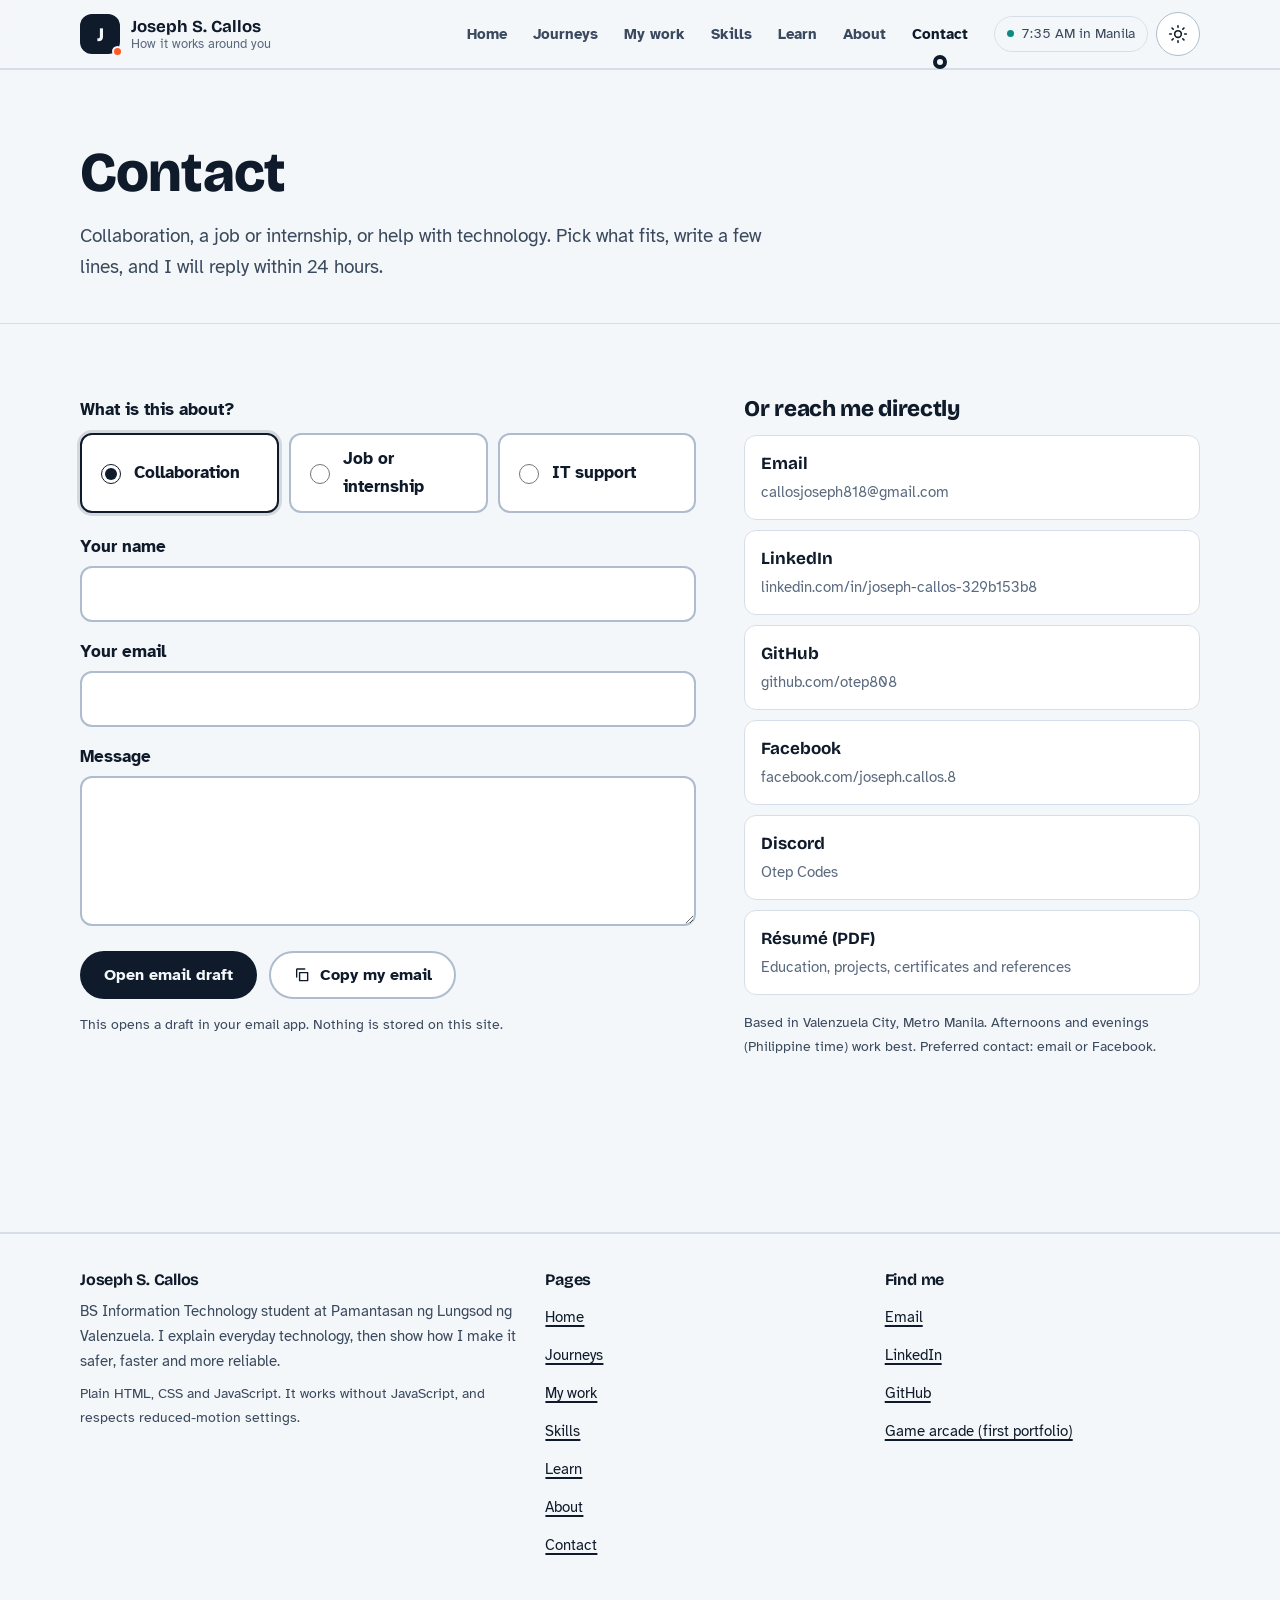
<file: contact.html>
<!DOCTYPE html>
<html lang="en">
<head>
<meta charset="utf-8">
<meta name="viewport" content="width=device-width, initial-scale=1, viewport-fit=cover">
<title>Contact | Joseph S. Callos</title>
<meta name="description" content="Contact Joseph S. Callos for collaboration, internships or IT support questions. Replies within 24 hours.">
<meta name="color-scheme" content="light dark">
<meta name="theme-color" content="#0f1a2a">
<meta property="og:title" content="Contact | Joseph S. Callos">
<meta property="og:description" content="Contact Joseph S. Callos for collaboration, internships or IT support questions. Replies within 24 hours.">
<meta property="og:type" content="website">
<link rel="icon" href="images/favicon.svg" type="image/svg+xml">
<link rel="preconnect" href="https://fonts.googleapis.com">
<link rel="preconnect" href="https://fonts.gstatic.com" crossorigin>
<link href="https://fonts.googleapis.com/css2?family=Atkinson+Hyperlegible:ital,wght@0,400;0,700;1,400&amp;family=Bricolage+Grotesque:opsz,wght@12..96,600;12..96,700;12..96,800&amp;display=swap" rel="stylesheet">
<link rel="stylesheet" href="css/styles.css">
<script>(function(){var d=document.documentElement;d.classList.add('js');try{var t=localStorage.getItem('otep2_theme');if(t)d.setAttribute('data-theme',t)}catch(e){}})();</script>
</head>
<body>
<svg width="0" height="0" style="position:absolute" aria-hidden="true" focusable="false"><symbol id="i-chat" viewBox="0 0 24 24"><path d="M21 11.5a8.5 8.5 0 0 1-8.5 8.5c-1.5 0-3-.4-4.2-1L3 20l1.2-5.3A8.5 8.5 0 1 1 21 11.5z"/></symbol><symbol id="i-phone" viewBox="0 0 24 24"><path d="M7 2h10a1 1 0 0 1 1 1v18a1 1 0 0 1-1 1H7a1 1 0 0 1-1-1V3a1 1 0 0 1 1-1z M11 18h2"/></symbol><symbol id="i-router" viewBox="0 0 24 24"><path d="M3 14h18v6H3z M7 17h.01 M11 17h.01 M8 14l-2-4 M16 14l2-4 M12 14V8"/></symbol><symbol id="i-wifi" viewBox="0 0 24 24"><path d="M2.5 9a15 15 0 0 1 19 0 M5.5 12.5a10.5 10.5 0 0 1 13 0 M8.6 16a6 6 0 0 1 6.8 0 M12 19.5h.01"/></symbol><symbol id="i-globe" viewBox="0 0 24 24"><path d="M12 21a9 9 0 1 0 0-18 9 9 0 0 0 0 18z M3 12h18 M12 3c2.5 2.6 3.9 5.7 3.9 9S14.5 18.4 12 21c-2.5-2.6-3.9-5.7-3.9-9S9.5 5.6 12 3z"/></symbol><symbol id="i-server" viewBox="0 0 24 24"><path d="M3 4a2 2 0 0 1 2-2h14a2 2 0 0 1 2 2v4a2 2 0 0 1-2 2H5a2 2 0 0 1-2-2z M3 16a2 2 0 0 1 2-2h14a2 2 0 0 1 2 2v4a2 2 0 0 1-2 2H5a2 2 0 0 1-2-2z M7 6h.01 M7 18h.01"/></symbol><symbol id="i-laptop" viewBox="0 0 24 24"><path d="M4 5h16v10H4z M2 19h20"/></symbol><symbol id="i-search" viewBox="0 0 24 24"><path d="M11 19a8 8 0 1 0 0-16 8 8 0 0 0 0 16z M21 21l-4.3-4.3"/></symbol><symbol id="i-card" viewBox="0 0 24 24"><path d="M2 5a2 2 0 0 1 2-2h16a2 2 0 0 1 2 2v14a2 2 0 0 1-2 2H4a2 2 0 0 1-2-2z M2 10h20"/></symbol><symbol id="i-bank" viewBox="0 0 24 24"><path d="M3 21h18 M4 18h16 M6 18v-7 M10 18v-7 M14 18v-7 M18 18v-7 M12 3l9 5H3z"/></symbol><symbol id="i-lock" viewBox="0 0 24 24"><path d="M5 11h14a2 2 0 0 1 2 2v7a2 2 0 0 1-2 2H5a2 2 0 0 1-2-2v-7a2 2 0 0 1 2-2z M8 11V7a4 4 0 0 1 8 0v4"/></symbol><symbol id="i-check" viewBox="0 0 24 24"><path d="M20 6L9 17l-5-5"/></symbol><symbol id="i-folder" viewBox="0 0 24 24"><path d="M3 5a2 2 0 0 1 2-2h4l2 2h8a2 2 0 0 1 2 2v11a2 2 0 0 1-2 2H5a2 2 0 0 1-2-2z"/></symbol><symbol id="i-cloud" viewBox="0 0 24 24"><path d="M17.5 18a4.5 4.5 0 0 0 .9-8.8A7 7 0 0 0 4.7 11 3.8 3.8 0 0 0 6 18z"/></symbol><symbol id="i-upload" viewBox="0 0 24 24"><path d="M12 15V3 M7 8l5-5 5 5 M4 21h16"/></symbol><symbol id="i-download" viewBox="0 0 24 24"><path d="M12 3v12 M7 10l5 5 5-5 M4 21h16"/></symbol><symbol id="i-shield" viewBox="0 0 24 24"><path d="M12 22s8-3.6 8-10V5l-8-3-8 3v7c0 6.4 8 10 8 10z M9 11.5l2 2 4-4.5"/></symbol><symbol id="i-alert" viewBox="0 0 24 24"><path d="M10.3 3.9L1.8 18a2 2 0 0 0 1.7 3h17a2 2 0 0 0 1.7-3L13.7 3.9a2 2 0 0 0-3.4 0z M12 9v4 M12 17h.01"/></symbol><symbol id="i-bulb" viewBox="0 0 24 24"><path d="M9 18h6 M10 21h4 M12 3a6 6 0 0 0-3.5 10.9c.6.5 1 1.2 1 2.1h5c0-.9.4-1.6 1-2.1A6 6 0 0 0 12 3z"/></symbol><symbol id="i-arrow-right" viewBox="0 0 24 24"><path d="M5 12h14 M13 6l6 6-6 6"/></symbol><symbol id="i-arrow-left" viewBox="0 0 24 24"><path d="M19 12H5 M11 6l-6 6 6 6"/></symbol><symbol id="i-refresh" viewBox="0 0 24 24"><path d="M3 12a9 9 0 0 1 15.5-6.2L21 8 M21 3v5h-5 M21 12a9 9 0 0 1-15.5 6.2L3 16 M3 21v-5h5"/></symbol><symbol id="i-play" viewBox="0 0 24 24"><path d="M7 4l13 8-13 8z"/></symbol><symbol id="i-pause" viewBox="0 0 24 24"><path d="M8 4v16 M16 4v16"/></symbol><symbol id="i-sun" viewBox="0 0 24 24"><path d="M12 16a4 4 0 1 0 0-8 4 4 0 0 0 0 8z M12 2v2 M12 20v2 M4.9 4.9l1.4 1.4 M17.7 17.7l1.4 1.4 M2 12h2 M20 12h2 M4.9 19.1l1.4-1.4 M17.7 6.3l1.4-1.4"/></symbol><symbol id="i-moon" viewBox="0 0 24 24"><path d="M21 12.8A9 9 0 1 1 11.2 3a7 7 0 0 0 9.8 9.8z"/></symbol><symbol id="i-menu" viewBox="0 0 24 24"><path d="M4 7h16 M4 12h16 M4 17h16"/></symbol><symbol id="i-x" viewBox="0 0 24 24"><path d="M6 6l12 12 M18 6L6 18"/></symbol><symbol id="i-mail" viewBox="0 0 24 24"><path d="M3 5a2 2 0 0 1 2-2h14a2 2 0 0 1 2 2v14a2 2 0 0 1-2 2H5a2 2 0 0 1-2-2z M3 6l9 7 9-7"/></symbol><symbol id="i-file" viewBox="0 0 24 24"><path d="M14 3H7a2 2 0 0 0-2 2v14a2 2 0 0 0 2 2h10a2 2 0 0 0 2-2V8z M14 3v5h5 M9 13h6 M9 17h6"/></symbol><symbol id="i-copy" viewBox="0 0 24 24"><path d="M9 9h11v11H9z M5 15V5a1 1 0 0 1 1-1h10"/></symbol></svg>
<a class="skip" href="#main">Skip to content</a>
<header class="site-head">
  <div class="wrap head-in">
    <a class="brand" href="index.html" aria-label="Joseph S. Callos, home">
      <span class="brand-mark" aria-hidden="true">J</span>
      <span class="brand-text"><b>Joseph S. Callos</b><span>How it works around you</span></span>
    </a>
    <nav class="nav" aria-label="Main"><a href="index.html">Home</a><a href="journeys.html">Journeys</a><a href="projects.html">My work</a><a href="skills.html">Skills</a><a href="learn.html">Learn</a><a href="about.html">About</a><a href="contact.html" aria-current="page">Contact</a></nav>
    <div class="head-tools">
      <span class="clock" id="clock" title="Philippine time" aria-hidden="true"></span>
      <button class="icon-btn theme-btn js-only" type="button" aria-label="Switch colour theme"><svg class="ico sun" aria-hidden="true"><use href="#i-sun"/></svg><svg class="ico moon" aria-hidden="true"><use href="#i-moon"/></svg></button>
      <button class="icon-btn menu-btn js-only" type="button" aria-expanded="false" aria-controls="drawer" aria-label="Open menu"><svg class="ico open" aria-hidden="true"><use href="#i-menu"/></svg><svg class="ico close" aria-hidden="true"><use href="#i-x"/></svg></button>
    </div>
  </div>
  <nav class="drawer" id="drawer" aria-label="Mobile"><div class="wrap"><a href="index.html">Home</a><a href="journeys.html">Journeys</a><a href="projects.html">My work</a><a href="skills.html">Skills</a><a href="learn.html">Learn</a><a href="about.html">About</a><a href="contact.html" aria-current="page">Contact</a></div></nav>
</header>
<main id="main">
<div class="page-head"><div class="wrap">
  <h1>Contact</h1>
  <p>Collaboration, a job or internship, or help with technology. Pick what fits, write a few lines, and I will reply within 24 hours.</p>
</div></div>
<section class="section"><div class="wrap contact-grid">
  <div>
    <form data-contact data-email="callosjoseph818@gmail.com" action="mailto:callosjoseph818@gmail.com" method="post" enctype="text/plain" novalidate>
      <fieldset class="ask"><legend>What is this about?</legend>
        <div class="ask-opts">
          <label><input type="radio" name="kind" value="Collaboration" checked> Collaboration</label>
          <label><input type="radio" name="kind" value="Job or internship"> Job or internship</label>
          <label><input type="radio" name="kind" value="IT support"> IT support</label>
        </div>
      </fieldset>
      <div class="field"><label for="c-name">Your name</label><input type="text" id="c-name" name="name" autocomplete="name" required><span class="err" role="alert">Enter your name so I know who to reply to.</span></div>
      <div class="field"><label for="c-email">Your email</label><input type="email" id="c-email" name="email" autocomplete="email" required><span class="err" role="alert">Enter a valid email address, like name@example.com.</span></div>
      <div class="field"><label for="c-msg">Message</label><textarea id="c-msg" name="message" maxlength="1000" required></textarea><span class="err" role="alert">Write at least 10 characters so I can understand what you need.</span></div>
      <div class="form-actions">
        <button class="btn btn-primary" type="submit">Open email draft</button>
        <button class="btn btn-line js-only" type="button" data-copy="callosjoseph818@gmail.com"><svg class="ico" aria-hidden="true"><use href="#i-copy"/></svg><span>Copy my email</span></button>
      </div>
      <p class="small muted" style="margin-top:14px">This opens a draft in your email app. Nothing is stored on this site.</p>
    </form>
  </div>
  <div>
    <h2 style="font-size:1.4rem;margin-bottom:14px">Or reach me directly</h2>
    <ul class="contact-list">
      <li><a href="mailto:callosjoseph818@gmail.com"><b>Email</b><span>callosjoseph818@gmail.com</span></a></li>
      <li><a href="https://www.linkedin.com/in/joseph-callos-329b153b8" target="_blank" rel="noopener"><b>LinkedIn</b><span>linkedin.com/in/joseph-callos-329b153b8</span></a></li>
      <li><a href="https://github.com/otep808" target="_blank" rel="noopener"><b>GitHub</b><span>github.com/otep808</span></a></li>
      <li><a href="https://www.facebook.com/joseph.callos.8" target="_blank" rel="noopener"><b>Facebook</b><span>facebook.com/joseph.callos.8</span></a></li>
      <li><a href="https://discordapp.com/users/1163857497963102219" target="_blank" rel="noopener"><b>Discord</b><span>Otep Codes</span></a></li>
      <li><a href="files/resume.pdf" target="_blank" rel="noopener"><b>Résumé (PDF)</b><span>Education, projects, certificates and references</span></a></li>
    </ul>
    <p class="small muted" style="margin-top:16px">Based in Valenzuela City, Metro Manila. Afternoons and evenings (Philippine time) work best. Preferred contact: email or Facebook.</p>
  </div>
</div></section>

</main>
<footer class="site-foot">
  <div class="wrap foot-grid">
    <div>
      <h2>Joseph S. Callos</h2>
      <p>BS Information Technology student at Pamantasan ng Lungsod ng Valenzuela. I explain everyday technology, then show how I make it safer, faster and more reliable.</p>
      <p class="small">Plain HTML, CSS and JavaScript. It works without JavaScript, and respects reduced-motion settings.</p>
    </div>
    <div><h2>Pages</h2><ul><li><a href="index.html">Home</a></li><li><a href="journeys.html">Journeys</a></li><li><a href="projects.html">My work</a></li><li><a href="skills.html">Skills</a></li><li><a href="learn.html">Learn</a></li><li><a href="about.html">About</a></li><li><a href="contact.html">Contact</a></li></ul></div>
    <div><h2>Find me</h2><ul>
      <li><a href="mailto:callosjoseph818@gmail.com">Email</a></li>
      <li><a href="https://www.linkedin.com/in/joseph-callos-329b153b8" target="_blank" rel="noopener">LinkedIn</a></li>
      <li><a href="https://github.com/otep808" target="_blank" rel="noopener">GitHub</a></li>
      <li><a href="https://otep808.github.io/portfolio/games.html" target="_blank" rel="noopener">Game arcade (first portfolio)</a></li>
    </ul></div>
  </div>
</footer>
<script src="javascript/main.js" defer></script>
</body>
</html>
</file>
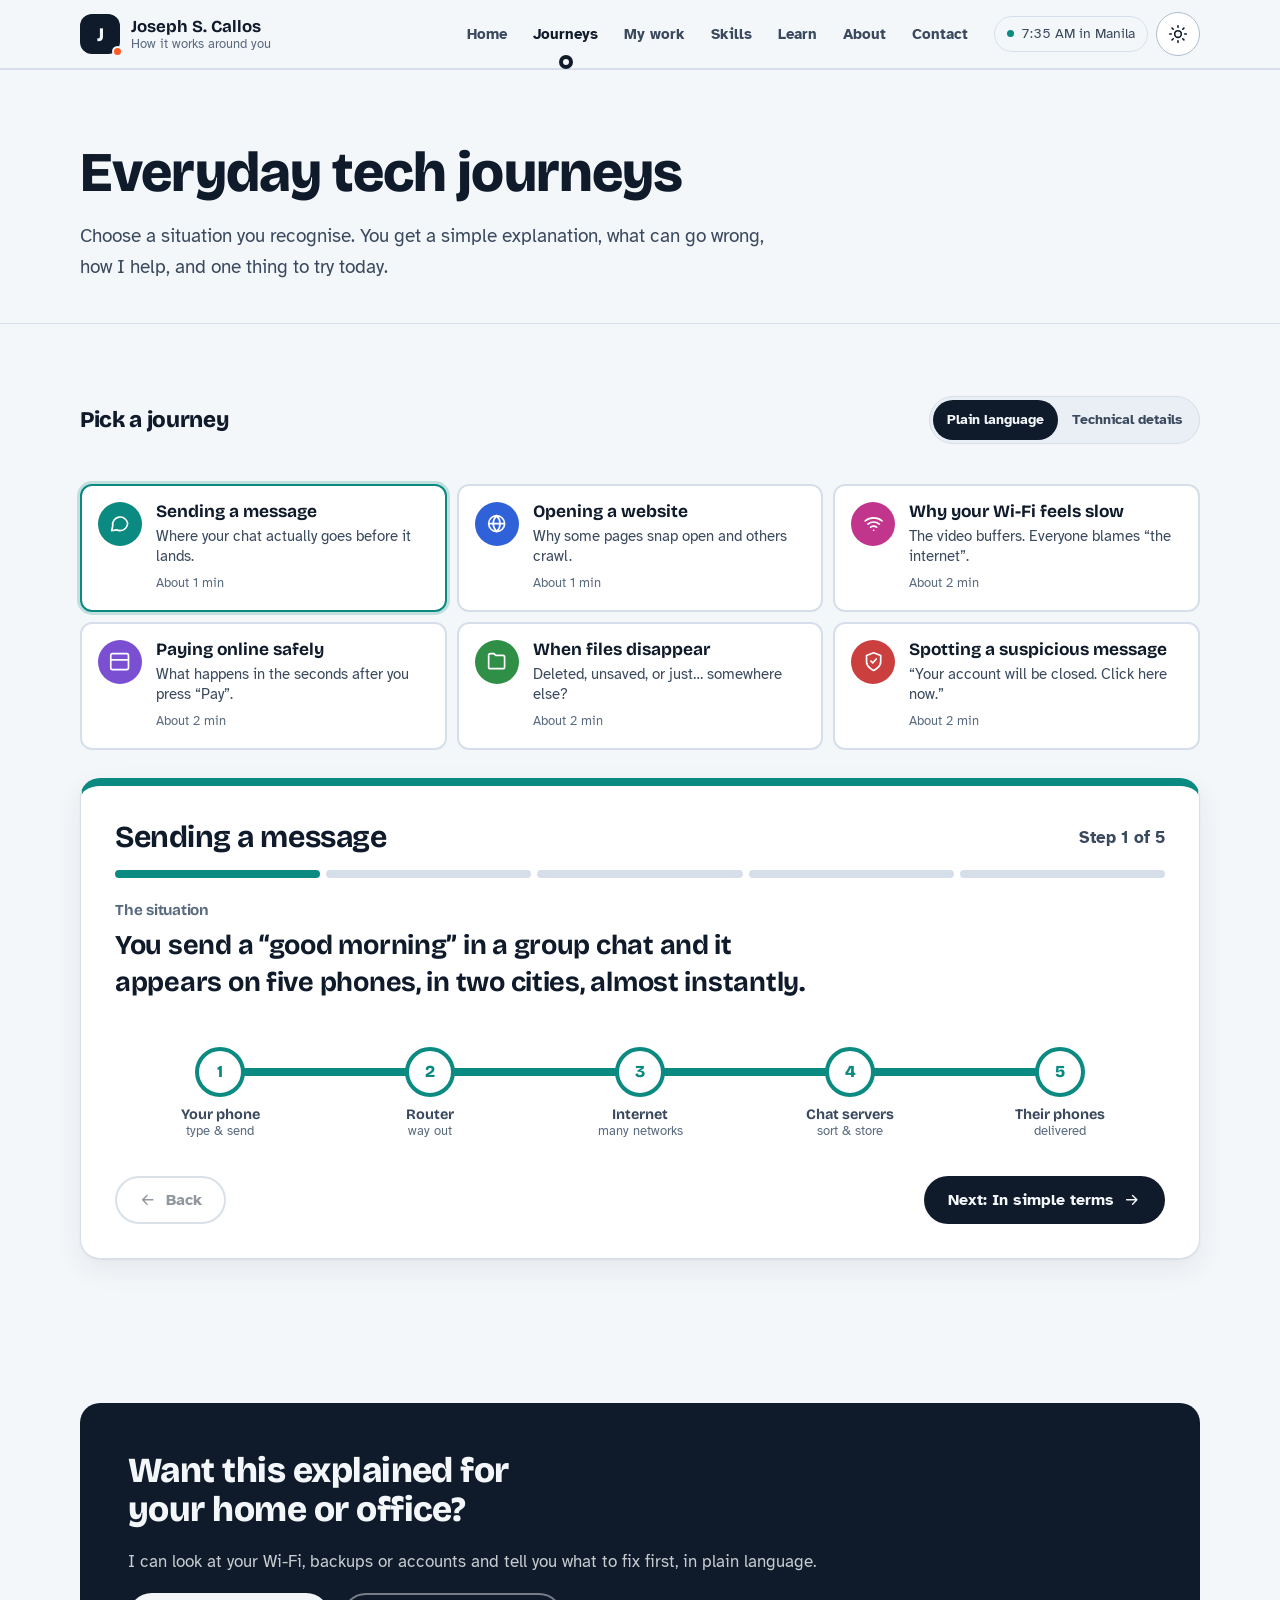
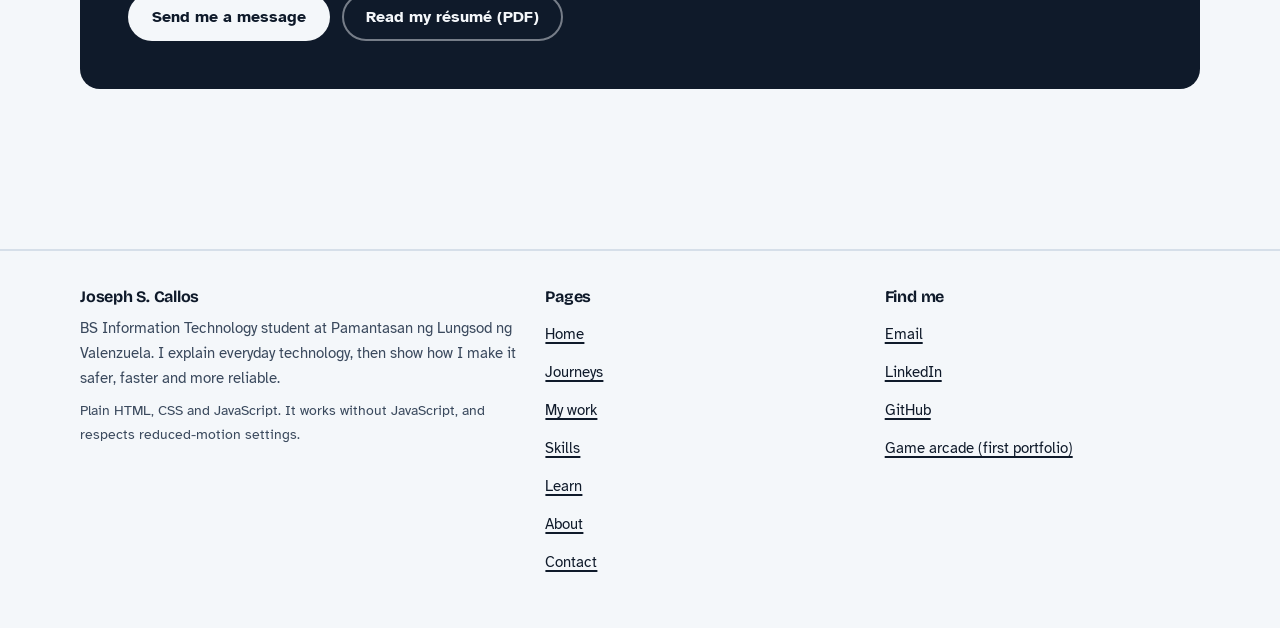
<file: journeys.html>
<!DOCTYPE html>
<html lang="en">
<head>
<meta charset="utf-8">
<meta name="viewport" content="width=device-width, initial-scale=1, viewport-fit=cover">
<title>Everyday tech journeys | Joseph S. Callos</title>
<meta name="description" content="Six short interactive journeys: sending a message, opening a website, slow Wi-Fi, online payments, lost files and suspicious messages.">
<meta name="color-scheme" content="light dark">
<meta name="theme-color" content="#0f1a2a">
<meta property="og:title" content="Everyday tech journeys | Joseph S. Callos">
<meta property="og:description" content="Six short interactive journeys: sending a message, opening a website, slow Wi-Fi, online payments, lost files and suspicious messages.">
<meta property="og:type" content="website">
<link rel="icon" href="images/favicon.svg" type="image/svg+xml">
<link rel="preconnect" href="https://fonts.googleapis.com">
<link rel="preconnect" href="https://fonts.gstatic.com" crossorigin>
<link href="https://fonts.googleapis.com/css2?family=Atkinson+Hyperlegible:ital,wght@0,400;0,700;1,400&amp;family=Bricolage+Grotesque:opsz,wght@12..96,600;12..96,700;12..96,800&amp;display=swap" rel="stylesheet">
<link rel="stylesheet" href="css/styles.css">
<script>(function(){var d=document.documentElement;d.classList.add('js');try{var t=localStorage.getItem('otep2_theme');if(t)d.setAttribute('data-theme',t)}catch(e){}})();</script>
</head>
<body>
<svg width="0" height="0" style="position:absolute" aria-hidden="true" focusable="false"><symbol id="i-chat" viewBox="0 0 24 24"><path d="M21 11.5a8.5 8.5 0 0 1-8.5 8.5c-1.5 0-3-.4-4.2-1L3 20l1.2-5.3A8.5 8.5 0 1 1 21 11.5z"/></symbol><symbol id="i-phone" viewBox="0 0 24 24"><path d="M7 2h10a1 1 0 0 1 1 1v18a1 1 0 0 1-1 1H7a1 1 0 0 1-1-1V3a1 1 0 0 1 1-1z M11 18h2"/></symbol><symbol id="i-router" viewBox="0 0 24 24"><path d="M3 14h18v6H3z M7 17h.01 M11 17h.01 M8 14l-2-4 M16 14l2-4 M12 14V8"/></symbol><symbol id="i-wifi" viewBox="0 0 24 24"><path d="M2.5 9a15 15 0 0 1 19 0 M5.5 12.5a10.5 10.5 0 0 1 13 0 M8.6 16a6 6 0 0 1 6.8 0 M12 19.5h.01"/></symbol><symbol id="i-globe" viewBox="0 0 24 24"><path d="M12 21a9 9 0 1 0 0-18 9 9 0 0 0 0 18z M3 12h18 M12 3c2.5 2.6 3.9 5.7 3.9 9S14.5 18.4 12 21c-2.5-2.6-3.9-5.7-3.9-9S9.5 5.6 12 3z"/></symbol><symbol id="i-server" viewBox="0 0 24 24"><path d="M3 4a2 2 0 0 1 2-2h14a2 2 0 0 1 2 2v4a2 2 0 0 1-2 2H5a2 2 0 0 1-2-2z M3 16a2 2 0 0 1 2-2h14a2 2 0 0 1 2 2v4a2 2 0 0 1-2 2H5a2 2 0 0 1-2-2z M7 6h.01 M7 18h.01"/></symbol><symbol id="i-laptop" viewBox="0 0 24 24"><path d="M4 5h16v10H4z M2 19h20"/></symbol><symbol id="i-search" viewBox="0 0 24 24"><path d="M11 19a8 8 0 1 0 0-16 8 8 0 0 0 0 16z M21 21l-4.3-4.3"/></symbol><symbol id="i-card" viewBox="0 0 24 24"><path d="M2 5a2 2 0 0 1 2-2h16a2 2 0 0 1 2 2v14a2 2 0 0 1-2 2H4a2 2 0 0 1-2-2z M2 10h20"/></symbol><symbol id="i-bank" viewBox="0 0 24 24"><path d="M3 21h18 M4 18h16 M6 18v-7 M10 18v-7 M14 18v-7 M18 18v-7 M12 3l9 5H3z"/></symbol><symbol id="i-lock" viewBox="0 0 24 24"><path d="M5 11h14a2 2 0 0 1 2 2v7a2 2 0 0 1-2 2H5a2 2 0 0 1-2-2v-7a2 2 0 0 1 2-2z M8 11V7a4 4 0 0 1 8 0v4"/></symbol><symbol id="i-check" viewBox="0 0 24 24"><path d="M20 6L9 17l-5-5"/></symbol><symbol id="i-folder" viewBox="0 0 24 24"><path d="M3 5a2 2 0 0 1 2-2h4l2 2h8a2 2 0 0 1 2 2v11a2 2 0 0 1-2 2H5a2 2 0 0 1-2-2z"/></symbol><symbol id="i-cloud" viewBox="0 0 24 24"><path d="M17.5 18a4.5 4.5 0 0 0 .9-8.8A7 7 0 0 0 4.7 11 3.8 3.8 0 0 0 6 18z"/></symbol><symbol id="i-upload" viewBox="0 0 24 24"><path d="M12 15V3 M7 8l5-5 5 5 M4 21h16"/></symbol><symbol id="i-download" viewBox="0 0 24 24"><path d="M12 3v12 M7 10l5 5 5-5 M4 21h16"/></symbol><symbol id="i-shield" viewBox="0 0 24 24"><path d="M12 22s8-3.6 8-10V5l-8-3-8 3v7c0 6.4 8 10 8 10z M9 11.5l2 2 4-4.5"/></symbol><symbol id="i-alert" viewBox="0 0 24 24"><path d="M10.3 3.9L1.8 18a2 2 0 0 0 1.7 3h17a2 2 0 0 0 1.7-3L13.7 3.9a2 2 0 0 0-3.4 0z M12 9v4 M12 17h.01"/></symbol><symbol id="i-bulb" viewBox="0 0 24 24"><path d="M9 18h6 M10 21h4 M12 3a6 6 0 0 0-3.5 10.9c.6.5 1 1.2 1 2.1h5c0-.9.4-1.6 1-2.1A6 6 0 0 0 12 3z"/></symbol><symbol id="i-arrow-right" viewBox="0 0 24 24"><path d="M5 12h14 M13 6l6 6-6 6"/></symbol><symbol id="i-arrow-left" viewBox="0 0 24 24"><path d="M19 12H5 M11 6l-6 6 6 6"/></symbol><symbol id="i-refresh" viewBox="0 0 24 24"><path d="M3 12a9 9 0 0 1 15.5-6.2L21 8 M21 3v5h-5 M21 12a9 9 0 0 1-15.5 6.2L3 16 M3 21v-5h5"/></symbol><symbol id="i-play" viewBox="0 0 24 24"><path d="M7 4l13 8-13 8z"/></symbol><symbol id="i-pause" viewBox="0 0 24 24"><path d="M8 4v16 M16 4v16"/></symbol><symbol id="i-sun" viewBox="0 0 24 24"><path d="M12 16a4 4 0 1 0 0-8 4 4 0 0 0 0 8z M12 2v2 M12 20v2 M4.9 4.9l1.4 1.4 M17.7 17.7l1.4 1.4 M2 12h2 M20 12h2 M4.9 19.1l1.4-1.4 M17.7 6.3l1.4-1.4"/></symbol><symbol id="i-moon" viewBox="0 0 24 24"><path d="M21 12.8A9 9 0 1 1 11.2 3a7 7 0 0 0 9.8 9.8z"/></symbol><symbol id="i-menu" viewBox="0 0 24 24"><path d="M4 7h16 M4 12h16 M4 17h16"/></symbol><symbol id="i-x" viewBox="0 0 24 24"><path d="M6 6l12 12 M18 6L6 18"/></symbol><symbol id="i-mail" viewBox="0 0 24 24"><path d="M3 5a2 2 0 0 1 2-2h14a2 2 0 0 1 2 2v14a2 2 0 0 1-2 2H5a2 2 0 0 1-2-2z M3 6l9 7 9-7"/></symbol><symbol id="i-file" viewBox="0 0 24 24"><path d="M14 3H7a2 2 0 0 0-2 2v14a2 2 0 0 0 2 2h10a2 2 0 0 0 2-2V8z M14 3v5h5 M9 13h6 M9 17h6"/></symbol><symbol id="i-copy" viewBox="0 0 24 24"><path d="M9 9h11v11H9z M5 15V5a1 1 0 0 1 1-1h10"/></symbol></svg>
<a class="skip" href="#main">Skip to content</a>
<header class="site-head">
  <div class="wrap head-in">
    <a class="brand" href="index.html" aria-label="Joseph S. Callos, home">
      <span class="brand-mark" aria-hidden="true">J</span>
      <span class="brand-text"><b>Joseph S. Callos</b><span>How it works around you</span></span>
    </a>
    <nav class="nav" aria-label="Main"><a href="index.html">Home</a><a href="journeys.html" aria-current="page">Journeys</a><a href="projects.html">My work</a><a href="skills.html">Skills</a><a href="learn.html">Learn</a><a href="about.html">About</a><a href="contact.html">Contact</a></nav>
    <div class="head-tools">
      <span class="clock" id="clock" title="Philippine time" aria-hidden="true"></span>
      <button class="icon-btn theme-btn js-only" type="button" aria-label="Switch colour theme"><svg class="ico sun" aria-hidden="true"><use href="#i-sun"/></svg><svg class="ico moon" aria-hidden="true"><use href="#i-moon"/></svg></button>
      <button class="icon-btn menu-btn js-only" type="button" aria-expanded="false" aria-controls="drawer" aria-label="Open menu"><svg class="ico open" aria-hidden="true"><use href="#i-menu"/></svg><svg class="ico close" aria-hidden="true"><use href="#i-x"/></svg></button>
    </div>
  </div>
  <nav class="drawer" id="drawer" aria-label="Mobile"><div class="wrap"><a href="index.html">Home</a><a href="journeys.html" aria-current="page">Journeys</a><a href="projects.html">My work</a><a href="skills.html">Skills</a><a href="learn.html">Learn</a><a href="about.html">About</a><a href="contact.html">Contact</a></div></nav>
</header>
<main id="main">
<div class="page-head"><div class="wrap">
  <h1>Everyday tech journeys</h1>
  <p>Choose a situation you recognise. You get a simple explanation, what can go wrong, how I help, and one thing to try today.</p>
</div></div>
<section class="section" data-journeys><div class="wrap">
  <div class="section-head" style="display:flex;gap:16px;flex-wrap:wrap;align-items:center;justify-content:space-between;max-width:none">
    <h2 style="font-size:1.4rem">Pick a journey</h2><div class="seg js-only" role="group" aria-label="Detail level"><button type="button" data-tech="off" aria-pressed="true">Plain language</button><button type="button" data-tech="on" aria-pressed="false">Technical details</button></div>
  </div>
  <div class="picker" role="tablist" aria-label="Everyday journeys"><a class="pick" role="tab" aria-selected="false" href="#journey-message" style="--line:var(--c-message)"><span class="bullet"><svg class="ico" aria-hidden="true"><use href="#i-chat"/></svg></span><span><b>Sending a message</b><span class="s">Where your chat actually goes before it lands.</span><span class="t">About 1 min</span></span></a><a class="pick" role="tab" aria-selected="false" href="#journey-website" style="--line:var(--c-website)"><span class="bullet"><svg class="ico" aria-hidden="true"><use href="#i-globe"/></svg></span><span><b>Opening a website</b><span class="s">Why some pages snap open and others crawl.</span><span class="t">About 1 min</span></span></a><a class="pick" role="tab" aria-selected="false" href="#journey-wifi" style="--line:var(--c-wifi)"><span class="bullet"><svg class="ico" aria-hidden="true"><use href="#i-wifi"/></svg></span><span><b>Why your Wi-Fi feels slow</b><span class="s">The video buffers. Everyone blames “the internet”.</span><span class="t">About 2 min</span></span></a><a class="pick" role="tab" aria-selected="false" href="#journey-payment" style="--line:var(--c-payment)"><span class="bullet"><svg class="ico" aria-hidden="true"><use href="#i-card"/></svg></span><span><b>Paying online safely</b><span class="s">What happens in the seconds after you press “Pay”.</span><span class="t">About 2 min</span></span></a><a class="pick" role="tab" aria-selected="false" href="#journey-files" style="--line:var(--c-files)"><span class="bullet"><svg class="ico" aria-hidden="true"><use href="#i-folder"/></svg></span><span><b>When files disappear</b><span class="s">Deleted, unsaved, or just… somewhere else?</span><span class="t">About 2 min</span></span></a><a class="pick" role="tab" aria-selected="false" href="#journey-scam" style="--line:var(--c-scam)"><span class="bullet"><svg class="ico" aria-hidden="true"><use href="#i-shield"/></svg></span><span><b>Spotting a suspicious message</b><span class="s">“Your account will be closed. Click here now.”</span><span class="t">About 2 min</span></span></a></div>
  <div style="margin-top:24px"><article class="journey" id="journey-message" style="--line:var(--c-message)" aria-labelledby="jt-message">
  <div class="journey-in">
    <div class="j-top"><h3 id="jt-message">Sending a message</h3><span class="j-count js-only" aria-live="polite"></span></div>
    <div class="segbar js-only" role="group" aria-label="Steps"></div>
    <section class="jstep" data-name="The situation"><h4>The situation</h4><p class="big">You send a “good morning” in a group chat and it appears on five phones, in two cities, almost instantly.</p><ol class="route" style="--n:5;--i:4;--line:var(--c-message)"><li class="station done"><span class="st-dot num">1</span><span class="st-txt"><b>Your phone</b><small>type &amp; send</small></span></li><li class="station done"><span class="st-dot num">2</span><span class="st-txt"><b>Router</b><small>way out</small></span></li><li class="station done"><span class="st-dot num">3</span><span class="st-txt"><b>Internet</b><small>many networks</small></span></li><li class="station done"><span class="st-dot num">4</span><span class="st-txt"><b>Chat servers</b><small>sort &amp; store</small></span></li><li class="station done"><span class="st-dot num">5</span><span class="st-txt"><b>Their phones</b><small>delivered</small></span></li></ol></section>
    <section class="jstep" data-name="In simple terms"><h4>In simple terms</h4><p class="body">Your message is split into small numbered packets. They leave through your router, cross several networks run by different companies, reach the chat service’s computers, and are delivered to each person’s phone — which rebuilds the message in the right order. Nothing travels in a straight line, and it still usually takes under a second.</p><p class="tech-note"><b>For the curious:</b> Apps segment payloads into IP packets with sequence numbers; TCP (or QUIC) guarantees ordered, retransmitted delivery. The service persists the message and fans it out via push notifications; end-to-end encrypted apps seal content so only recipients can read it.</p></section>
    <section class="jstep" data-name="What can go wrong"><h4>What can go wrong</h4><ul><li><svg class="ico" aria-hidden="true"><use href="#i-alert"/></svg><span>No signal or data — packets can’t leave your phone</span></li><li><svg class="ico" aria-hidden="true"><use href="#i-alert"/></svg><span>The chat service is down, so messages queue</span></li><li><svg class="ico" aria-hidden="true"><use href="#i-alert"/></svg><span>A very old phone struggles with large photos and videos</span></li></ul></section>
    <section class="jstep" data-name="How I help"><h4>How I help</h4><div class="help-box"><p style="margin:0">I trace where a message stalls — device, local network, or service — and I build messaging and notification features (like Japan Goodies’ order updates) that tell users what happened instead of failing silently.</p></div></section>
    <section class="jstep" data-name="Try this today"><h4>Try this today</h4><div class="callout"><b>One small thing to do</b>If a message won’t send, toggle airplane mode on and off. It forces your phone to reconnect cleanly — the digital version of hanging up and redialling.</div></section>
    <div class="j-nav js-only">
      <button class="btn btn-line" type="button" data-back><svg class="ico" aria-hidden="true"><use href="#i-arrow-left"/></svg><span>Back</span></button>
      <button class="btn btn-primary" type="button" data-fwd><span>Next</span><svg class="ico" aria-hidden="true"><use href="#i-arrow-right"/></svg></button>
    </div>
  </div>
</article><article class="journey" id="journey-website" style="--line:var(--c-website)" aria-labelledby="jt-website">
  <div class="journey-in">
    <div class="j-top"><h3 id="jt-website">Opening a website</h3><span class="j-count js-only" aria-live="polite"></span></div>
    <div class="segbar js-only" role="group" aria-label="Steps"></div>
    <section class="jstep" data-name="The situation"><h4>The situation</h4><p class="big">You tap a link and wait… and wait. The same site was instant yesterday on a different connection.</p><ol class="route" style="--n:5;--i:4;--line:var(--c-website)"><li class="station done"><span class="st-dot num">1</span><span class="st-txt"><b>Browser</b><small>type address</small></span></li><li class="station done"><span class="st-dot num">2</span><span class="st-txt"><b>Name lookup</b><small>find server</small></span></li><li class="station done"><span class="st-dot num">3</span><span class="st-txt"><b>Secure link</b><small>encrypted</small></span></li><li class="station done"><span class="st-dot num">4</span><span class="st-txt"><b>Server</b><small>builds page</small></span></li><li class="station done"><span class="st-dot num">5</span><span class="st-txt"><b>Your screen</b><small>page drawn</small></span></li></ol></section>
    <section class="jstep" data-name="In simple terms"><h4>In simple terms</h4><p class="body">Your browser first looks up the site’s numeric address (like finding a shop in a directory), opens a secure encrypted connection, and asks for the page. The page arrives in packets — text, images, and code — and your browser assembles and draws it. Slowness can live at any of those stages.</p><p class="tech-note"><b>For the curious:</b> DNS resolves the domain to an IP; TCP + TLS (increasingly QUIC/HTTP-3) secures the channel; the server responds — often PHP rendering from a database — and the browser parses the DOM, applies CSS, runs JS, and paints.</p></section>
    <section class="jstep" data-name="What can go wrong"><h4>What can go wrong</h4><ul><li><svg class="ico" aria-hidden="true"><use href="#i-alert"/></svg><span>The name lookup is slow or failing</span></li><li><svg class="ico" aria-hidden="true"><use href="#i-alert"/></svg><span>The server is overloaded or far away</span></li><li><svg class="ico" aria-hidden="true"><use href="#i-alert"/></svg><span>The page is heavy — huge images on a modest phone</span></li></ul></section>
    <section class="jstep" data-name="How I help"><h4>How I help</h4><div class="help-box"><p style="margin:0">I build pages that stay light, load in a sensible order, and keep working on ordinary phones and connections — and I diagnose whether a “slow site” is the site, the server, or the network.</p></div></section>
    <section class="jstep" data-name="Try this today"><h4>Try this today</h4><div class="callout"><b>One small thing to do</b>Compare: open the slow site on mobile data, then on Wi-Fi. Fast on one and slow on the other points at the connection, not the website.</div></section>
    <div class="j-nav js-only">
      <button class="btn btn-line" type="button" data-back><svg class="ico" aria-hidden="true"><use href="#i-arrow-left"/></svg><span>Back</span></button>
      <button class="btn btn-primary" type="button" data-fwd><span>Next</span><svg class="ico" aria-hidden="true"><use href="#i-arrow-right"/></svg></button>
    </div>
  </div>
</article><article class="journey" id="journey-wifi" style="--line:var(--c-wifi)" aria-labelledby="jt-wifi">
  <div class="journey-in">
    <div class="j-top"><h3 id="jt-wifi">Why your Wi-Fi feels slow</h3><span class="j-count js-only" aria-live="polite"></span></div>
    <div class="segbar js-only" role="group" aria-label="Steps"></div>
    <section class="jstep" data-name="The situation"><h4>The situation</h4><p class="big">You’re streaming a video and it keeps buffering — even though you’re paying for a fast plan.</p><ol class="route" style="--n:5;--i:4;--line:var(--c-wifi)"><li class="station done"><span class="st-dot num">1</span><span class="st-txt"><b>Internet line</b><small>enters home</small></span></li><li class="station done"><span class="st-dot num">2</span><span class="st-txt"><b>Router</b><small>shares it out</small></span></li><li class="station done"><span class="st-dot num">3</span><span class="st-txt"><b>Walls &amp; distance</b><small>signal weakens</small></span></li><li class="station done"><span class="st-dot num">4</span><span class="st-txt"><b>Your devices</b><small>all sharing</small></span></li><li class="station done"><span class="st-dot num">5</span><span class="st-txt"><b>Your video</b><small>buffers</small></span></li></ol></section>
    <section class="jstep" data-name="In simple terms"><h4>In simple terms</h4><p class="body">Wi-Fi speed can be affected by distance from the router, walls, interference from neighbours and appliances, too many connected devices, or the internet plan itself. The speed you pay for is measured at the router, not at your sofa — everything between the two can chip away at it.</p><p class="tech-note"><b>For the curious:</b> Radio attenuates through walls and competes for airtime on shared channels (2.4 GHz reaches farther, 5/6 GHz is faster but shorter-range). Diagnosis separates WAN throughput (wired test at the router) from WLAN loss (per-room wireless tests).</p></section>
    <section class="jstep" data-name="What can go wrong"><h4>What can go wrong</h4><ul><li><svg class="ico" aria-hidden="true"><use href="#i-alert"/></svg><span>The router is tucked in a corner, on the floor, or behind the TV</span></li><li><svg class="ico" aria-hidden="true"><use href="#i-alert"/></svg><span>One router is covering too large a home</span></li><li><svg class="ico" aria-hidden="true"><use href="#i-alert"/></svg><span>The router is old, overloaded, or needs a restart / update</span></li></ul></section>
    <section class="jstep" data-name="How I help"><h4>How I help</h4><div class="help-box"><p style="margin:0">I diagnose network issues step by step, improve router placement and configuration, separate devices into networks (for example, guests vs. work), and recommend practical upgrades only when they’ll actually help.</p></div></section>
    <section class="jstep" data-name="Try this today"><h4>Try this today</h4><div class="callout"><b>One small thing to do</b>Test your internet speed beside the router, then again in the room where you usually use Wi-Fi. If the speed drops sharply, placement or interference is likely the issue.</div></section>
    <div class="j-nav js-only">
      <button class="btn btn-line" type="button" data-back><svg class="ico" aria-hidden="true"><use href="#i-arrow-left"/></svg><span>Back</span></button>
      <button class="btn btn-primary" type="button" data-fwd><span>Next</span><svg class="ico" aria-hidden="true"><use href="#i-arrow-right"/></svg></button>
    </div>
  </div>
</article><article class="journey" id="journey-payment" style="--line:var(--c-payment)" aria-labelledby="jt-payment">
  <div class="journey-in">
    <div class="j-top"><h3 id="jt-payment">Paying online safely</h3><span class="j-count js-only" aria-live="polite"></span></div>
    <div class="segbar js-only" role="group" aria-label="Steps"></div>
    <section class="jstep" data-name="The situation"><h4>The situation</h4><p class="big">You buy something online. Three seconds of spinning… then “Payment successful”. A lot happened in those seconds.</p><ol class="route" style="--n:5;--i:4;--line:var(--c-payment)"><li class="station done"><span class="st-dot num">1</span><span class="st-txt"><b>Checkout</b><small>you confirm</small></span></li><li class="station done"><span class="st-dot num">2</span><span class="st-txt"><b>Encryption</b><small>sealed details</small></span></li><li class="station done"><span class="st-dot num">3</span><span class="st-txt"><b>Payment service</b><small>routes it</small></span></li><li class="station done"><span class="st-dot num">4</span><span class="st-txt"><b>Your bank</b><small>approves</small></span></li><li class="station done"><span class="st-dot num">5</span><span class="st-txt"><b>Receipt</b><small>proof kept</small></span></li></ol></section>
    <section class="jstep" data-name="In simple terms"><h4>In simple terms</h4><p class="body">Your payment details are scrambled (encrypted) before they travel, checked by a payment service, and sent to your bank. The bank confirms it’s really you, checks funds, and approves. The shop never needs to see — or store — your full card number, and both sides keep a receipt with a reference number.</p><p class="tech-note"><b>For the curious:</b> TLS encrypts in transit; gateways tokenise card data and route issuer↔acquirer via card networks; 3-D Secure adds an OTP/app approval step; authorisation is later cleared and settled in batches under a shared transaction reference.</p></section>
    <section class="jstep" data-name="What can go wrong"><h4>What can go wrong</h4><ul><li><svg class="ico" aria-hidden="true"><use href="#i-alert"/></svg><span>A fake checkout page imitates a real shop to steal details</span></li><li><svg class="ico" aria-hidden="true"><use href="#i-alert"/></svg><span>Public Wi-Fi plus a lookalike site is a risky combination</span></li><li><svg class="ico" aria-hidden="true"><use href="#i-alert"/></svg><span>A declined payment is often the bank protecting you, not an error</span></li></ul></section>
    <section class="jstep" data-name="How I help"><h4>How I help</h4><div class="help-box"><p style="margin:0">I build checkout flows that keep sensitive data out of places it doesn’t belong, show clear order references, and give customers honest status updates — the same care used in the Japan Goodies ordering system.</p></div></section>
    <section class="jstep" data-name="Try this today"><h4>Try this today</h4><div class="callout"><b>One small thing to do</b>Before paying, check the address starts with https and the shop’s name is spelled exactly right. One wrong letter usually means a copycat site.</div></section>
    <div class="j-nav js-only">
      <button class="btn btn-line" type="button" data-back><svg class="ico" aria-hidden="true"><use href="#i-arrow-left"/></svg><span>Back</span></button>
      <button class="btn btn-primary" type="button" data-fwd><span>Next</span><svg class="ico" aria-hidden="true"><use href="#i-arrow-right"/></svg></button>
    </div>
  </div>
</article><article class="journey" id="journey-files" style="--line:var(--c-files)" aria-labelledby="jt-files">
  <div class="journey-in">
    <div class="j-top"><h3 id="jt-files">When files disappear</h3><span class="j-count js-only" aria-live="polite"></span></div>
    <div class="segbar js-only" role="group" aria-label="Steps"></div>
    <section class="jstep" data-name="The situation"><h4>The situation</h4><p class="big">A school file you worked on last night isn’t in the folder where you saved it. Panic first, answers second.</p><ol class="route" style="--n:5;--i:4;--line:var(--c-files)"><li class="station done"><span class="st-dot num">1</span><span class="st-txt"><b>You save</b><small>file written</small></span></li><li class="station done"><span class="st-dot num">2</span><span class="st-txt"><b>One location</b><small>single copy</small></span></li><li class="station done"><span class="st-dot num">3</span><span class="st-txt"><b>Something happens</b><small>delete / damage</small></span></li><li class="station done"><span class="st-dot num">4</span><span class="st-txt"><b>Bin &amp; history</b><small>often saved</small></span></li><li class="station done"><span class="st-dot num">5</span><span class="st-txt"><b>Backup</b><small>the real fix</small></span></li></ol></section>
    <section class="jstep" data-name="In simple terms"><h4>In simple terms</h4><p class="body">“Missing” usually means one of three things: it was saved somewhere unexpected (Downloads or a cloud folder), it never finished saving, or it was deleted — and deleted files often sit in a recycle bin or a cloud service’s version history for weeks. Real loss usually comes from having only one copy, in one place, on one device.</p><p class="tech-note"><b>For the curious:</b> Filesystems keep metadata separate from content; deletion usually unlinks rather than erases until overwritten. Cloud sync adds version history and soft-delete retention. 3-2-1 = 3 copies, 2 media types, 1 off-site.</p></section>
    <section class="jstep" data-name="What can go wrong"><h4>What can go wrong</h4><ul><li><svg class="ico" aria-hidden="true"><use href="#i-alert"/></svg><span>Saving only on one laptop or one USB stick</span></li><li><svg class="ico" aria-hidden="true"><use href="#i-alert"/></svg><span>Overwriting the only copy with a broken version</span></li><li><svg class="ico" aria-hidden="true"><use href="#i-alert"/></svg><span>Assuming “the cloud” is on when it isn’t</span></li></ul></section>
    <section class="jstep" data-name="How I help"><h4>How I help</h4><div class="help-box"><p style="margin:0">I set up simple, boring, reliable backup habits and organise files so “where did I save it?” stops being a daily question — and I build systems that keep records instead of overwriting them.</p></div></section>
    <section class="jstep" data-name="Try this today"><h4>Try this today</h4><div class="callout"><b>One small thing to do</b>Follow 3-2-1 in miniature: keep one important folder in three places — your device, a cloud drive, and a USB or external drive. Check the cloud copy actually opens.</div></section>
    <div class="j-nav js-only">
      <button class="btn btn-line" type="button" data-back><svg class="ico" aria-hidden="true"><use href="#i-arrow-left"/></svg><span>Back</span></button>
      <button class="btn btn-primary" type="button" data-fwd><span>Next</span><svg class="ico" aria-hidden="true"><use href="#i-arrow-right"/></svg></button>
    </div>
  </div>
</article><article class="journey" id="journey-scam" style="--line:var(--c-scam)" aria-labelledby="jt-scam">
  <div class="journey-in">
    <div class="j-top"><h3 id="jt-scam">Spotting a suspicious message</h3><span class="j-count js-only" aria-live="polite"></span></div>
    <div class="segbar js-only" role="group" aria-label="Steps"></div>
    <section class="jstep" data-name="The situation"><h4>The situation</h4><p class="big">A text says your bank account is locked, with a link and a deadline. It looks official. It feels urgent. That feeling is the trap.</p><ol class="route" style="--n:5;--i:4;--line:var(--c-scam)"><li class="station done"><span class="st-dot num">1</span><span class="st-txt"><b>Message arrives</b><small>looks official</small></span></li><li class="station done"><span class="st-dot num">2</span><span class="st-txt"><b>Urgency</b><small>“act now!”</small></span></li><li class="station done"><span class="st-dot num">3</span><span class="st-txt"><b>Closer look</b><small>wrong sender/link</small></span></li><li class="station done"><span class="st-dot num">4</span><span class="st-txt"><b>Don’t click</b><small>stop the chain</small></span></li><li class="station done"><span class="st-dot num">5</span><span class="st-txt"><b>Verify directly</b><small>official app/site</small></span></li></ol></section>
    <section class="jstep" data-name="In simple terms"><h4>In simple terms</h4><p class="body">Scam messages copy real logos and language, but they give themselves away: they rush you, ask for passwords or codes no real company requests by message, and the link or sender address is slightly wrong. Real organisations don’t need you to panic — scammers do, because panic skips checking.</p><p class="tech-note"><b>For the curious:</b> Phishing relies on spoofed sender IDs, lookalike domains (homoglyphs, extra subdomains), and credential-harvesting clones. Defences: DMARC/SPF for mail, out-of-band verification, and treating OTPs as credentials that are never shared.</p></section>
    <section class="jstep" data-name="What can go wrong"><h4>What can go wrong</h4><ul><li><svg class="ico" aria-hidden="true"><use href="#i-alert"/></svg><span>Clicking the link and “logging in” on a copycat page</span></li><li><svg class="ico" aria-hidden="true"><use href="#i-alert"/></svg><span>Sharing a one-time code — that code is the key they’re after</span></li><li><svg class="ico" aria-hidden="true"><use href="#i-alert"/></svg><span>Believing the sender name shown on your phone (it can be faked)</span></li></ul></section>
    <section class="jstep" data-name="How I help"><h4>How I help</h4><div class="help-box"><p style="margin:0">I teach the pause-and-verify habit, and I build systems that never ask for passwords or codes over chat or email — so a real message from a system I built is easy to tell apart from a fake.</p></div></section>
    <section class="jstep" data-name="Try this today"><h4>Try this today</h4><div class="callout"><b>One small thing to do</b>Never use the link in the message. Open the official app or type the real website address yourself, and check there. If nothing’s wrong in the app, the message was fake.</div></section>
    <div class="j-nav js-only">
      <button class="btn btn-line" type="button" data-back><svg class="ico" aria-hidden="true"><use href="#i-arrow-left"/></svg><span>Back</span></button>
      <button class="btn btn-primary" type="button" data-fwd><span>Next</span><svg class="ico" aria-hidden="true"><use href="#i-arrow-right"/></svg></button>
    </div>
  </div>
</article></div>
</div></section>
<div class="section"><div class="wrap"><div class="cta">
  <h2>Want this explained for your home or office?</h2>
  <p>I can look at your Wi-Fi, backups or accounts and tell you what to fix first, in plain language.</p>
  <div class="hero-actions" style="margin:0">
    <a class="btn btn-primary" href="contact.html">Send me a message</a>
    <a class="btn btn-line" href="files/resume.pdf" target="_blank" rel="noopener">Read my résumé (PDF)</a>
  </div>
</div></div></div>
</main>
<footer class="site-foot">
  <div class="wrap foot-grid">
    <div>
      <h2>Joseph S. Callos</h2>
      <p>BS Information Technology student at Pamantasan ng Lungsod ng Valenzuela. I explain everyday technology, then show how I make it safer, faster and more reliable.</p>
      <p class="small">Plain HTML, CSS and JavaScript. It works without JavaScript, and respects reduced-motion settings.</p>
    </div>
    <div><h2>Pages</h2><ul><li><a href="index.html">Home</a></li><li><a href="journeys.html">Journeys</a></li><li><a href="projects.html">My work</a></li><li><a href="skills.html">Skills</a></li><li><a href="learn.html">Learn</a></li><li><a href="about.html">About</a></li><li><a href="contact.html">Contact</a></li></ul></div>
    <div><h2>Find me</h2><ul>
      <li><a href="mailto:callosjoseph818@gmail.com">Email</a></li>
      <li><a href="https://www.linkedin.com/in/joseph-callos-329b153b8" target="_blank" rel="noopener">LinkedIn</a></li>
      <li><a href="https://github.com/otep808" target="_blank" rel="noopener">GitHub</a></li>
      <li><a href="https://otep808.github.io/portfolio/games.html" target="_blank" rel="noopener">Game arcade (first portfolio)</a></li>
    </ul></div>
  </div>
</footer>
<script src="javascript/main.js" defer></script>
</body>
</html>
</file>
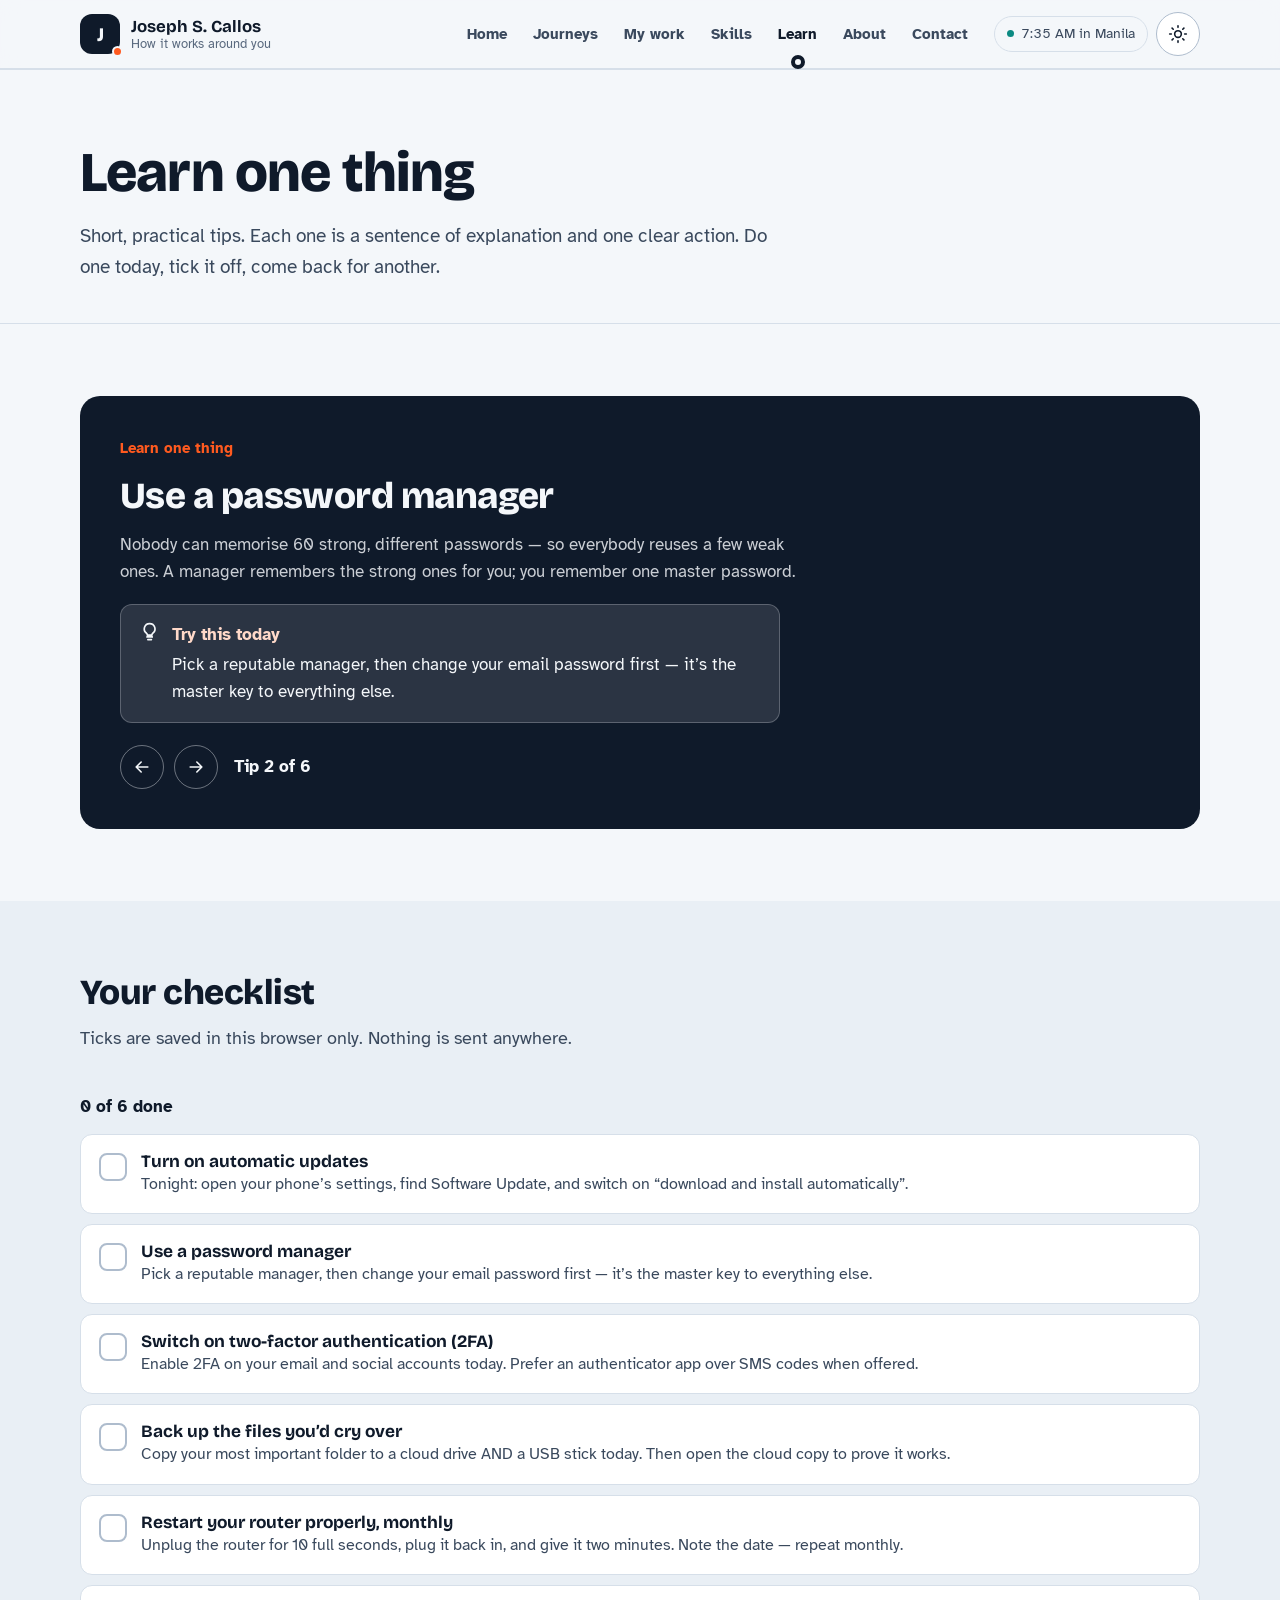
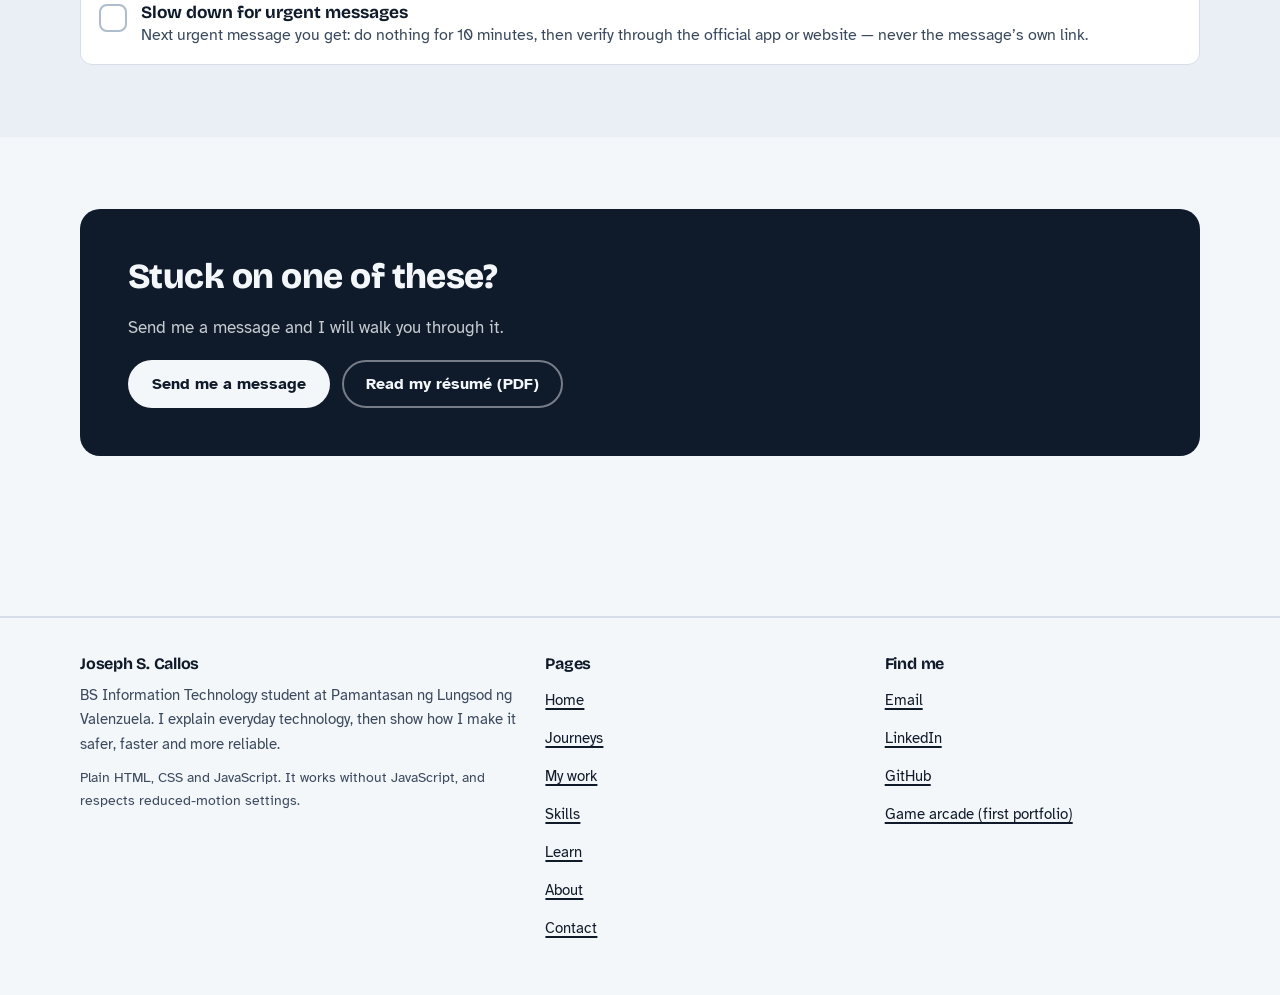
<file: learn.html>
<!DOCTYPE html>
<html lang="en">
<head>
<meta charset="utf-8">
<meta name="viewport" content="width=device-width, initial-scale=1, viewport-fit=cover">
<title>Learn one thing | Joseph S. Callos</title>
<meta name="description" content="Practical everyday tech tips: turn on updates, use a password manager, enable two-factor authentication, back up your files.">
<meta name="color-scheme" content="light dark">
<meta name="theme-color" content="#0f1a2a">
<meta property="og:title" content="Learn one thing | Joseph S. Callos">
<meta property="og:description" content="Practical everyday tech tips: turn on updates, use a password manager, enable two-factor authentication, back up your files.">
<meta property="og:type" content="website">
<link rel="icon" href="images/favicon.svg" type="image/svg+xml">
<link rel="preconnect" href="https://fonts.googleapis.com">
<link rel="preconnect" href="https://fonts.gstatic.com" crossorigin>
<link href="https://fonts.googleapis.com/css2?family=Atkinson+Hyperlegible:ital,wght@0,400;0,700;1,400&amp;family=Bricolage+Grotesque:opsz,wght@12..96,600;12..96,700;12..96,800&amp;display=swap" rel="stylesheet">
<link rel="stylesheet" href="css/styles.css">
<script>(function(){var d=document.documentElement;d.classList.add('js');try{var t=localStorage.getItem('otep2_theme');if(t)d.setAttribute('data-theme',t)}catch(e){}})();</script>
</head>
<body>
<svg width="0" height="0" style="position:absolute" aria-hidden="true" focusable="false"><symbol id="i-chat" viewBox="0 0 24 24"><path d="M21 11.5a8.5 8.5 0 0 1-8.5 8.5c-1.5 0-3-.4-4.2-1L3 20l1.2-5.3A8.5 8.5 0 1 1 21 11.5z"/></symbol><symbol id="i-phone" viewBox="0 0 24 24"><path d="M7 2h10a1 1 0 0 1 1 1v18a1 1 0 0 1-1 1H7a1 1 0 0 1-1-1V3a1 1 0 0 1 1-1z M11 18h2"/></symbol><symbol id="i-router" viewBox="0 0 24 24"><path d="M3 14h18v6H3z M7 17h.01 M11 17h.01 M8 14l-2-4 M16 14l2-4 M12 14V8"/></symbol><symbol id="i-wifi" viewBox="0 0 24 24"><path d="M2.5 9a15 15 0 0 1 19 0 M5.5 12.5a10.5 10.5 0 0 1 13 0 M8.6 16a6 6 0 0 1 6.8 0 M12 19.5h.01"/></symbol><symbol id="i-globe" viewBox="0 0 24 24"><path d="M12 21a9 9 0 1 0 0-18 9 9 0 0 0 0 18z M3 12h18 M12 3c2.5 2.6 3.9 5.7 3.9 9S14.5 18.4 12 21c-2.5-2.6-3.9-5.7-3.9-9S9.5 5.6 12 3z"/></symbol><symbol id="i-server" viewBox="0 0 24 24"><path d="M3 4a2 2 0 0 1 2-2h14a2 2 0 0 1 2 2v4a2 2 0 0 1-2 2H5a2 2 0 0 1-2-2z M3 16a2 2 0 0 1 2-2h14a2 2 0 0 1 2 2v4a2 2 0 0 1-2 2H5a2 2 0 0 1-2-2z M7 6h.01 M7 18h.01"/></symbol><symbol id="i-laptop" viewBox="0 0 24 24"><path d="M4 5h16v10H4z M2 19h20"/></symbol><symbol id="i-search" viewBox="0 0 24 24"><path d="M11 19a8 8 0 1 0 0-16 8 8 0 0 0 0 16z M21 21l-4.3-4.3"/></symbol><symbol id="i-card" viewBox="0 0 24 24"><path d="M2 5a2 2 0 0 1 2-2h16a2 2 0 0 1 2 2v14a2 2 0 0 1-2 2H4a2 2 0 0 1-2-2z M2 10h20"/></symbol><symbol id="i-bank" viewBox="0 0 24 24"><path d="M3 21h18 M4 18h16 M6 18v-7 M10 18v-7 M14 18v-7 M18 18v-7 M12 3l9 5H3z"/></symbol><symbol id="i-lock" viewBox="0 0 24 24"><path d="M5 11h14a2 2 0 0 1 2 2v7a2 2 0 0 1-2 2H5a2 2 0 0 1-2-2v-7a2 2 0 0 1 2-2z M8 11V7a4 4 0 0 1 8 0v4"/></symbol><symbol id="i-check" viewBox="0 0 24 24"><path d="M20 6L9 17l-5-5"/></symbol><symbol id="i-folder" viewBox="0 0 24 24"><path d="M3 5a2 2 0 0 1 2-2h4l2 2h8a2 2 0 0 1 2 2v11a2 2 0 0 1-2 2H5a2 2 0 0 1-2-2z"/></symbol><symbol id="i-cloud" viewBox="0 0 24 24"><path d="M17.5 18a4.5 4.5 0 0 0 .9-8.8A7 7 0 0 0 4.7 11 3.8 3.8 0 0 0 6 18z"/></symbol><symbol id="i-upload" viewBox="0 0 24 24"><path d="M12 15V3 M7 8l5-5 5 5 M4 21h16"/></symbol><symbol id="i-download" viewBox="0 0 24 24"><path d="M12 3v12 M7 10l5 5 5-5 M4 21h16"/></symbol><symbol id="i-shield" viewBox="0 0 24 24"><path d="M12 22s8-3.6 8-10V5l-8-3-8 3v7c0 6.4 8 10 8 10z M9 11.5l2 2 4-4.5"/></symbol><symbol id="i-alert" viewBox="0 0 24 24"><path d="M10.3 3.9L1.8 18a2 2 0 0 0 1.7 3h17a2 2 0 0 0 1.7-3L13.7 3.9a2 2 0 0 0-3.4 0z M12 9v4 M12 17h.01"/></symbol><symbol id="i-bulb" viewBox="0 0 24 24"><path d="M9 18h6 M10 21h4 M12 3a6 6 0 0 0-3.5 10.9c.6.5 1 1.2 1 2.1h5c0-.9.4-1.6 1-2.1A6 6 0 0 0 12 3z"/></symbol><symbol id="i-arrow-right" viewBox="0 0 24 24"><path d="M5 12h14 M13 6l6 6-6 6"/></symbol><symbol id="i-arrow-left" viewBox="0 0 24 24"><path d="M19 12H5 M11 6l-6 6 6 6"/></symbol><symbol id="i-refresh" viewBox="0 0 24 24"><path d="M3 12a9 9 0 0 1 15.5-6.2L21 8 M21 3v5h-5 M21 12a9 9 0 0 1-15.5 6.2L3 16 M3 21v-5h5"/></symbol><symbol id="i-play" viewBox="0 0 24 24"><path d="M7 4l13 8-13 8z"/></symbol><symbol id="i-pause" viewBox="0 0 24 24"><path d="M8 4v16 M16 4v16"/></symbol><symbol id="i-sun" viewBox="0 0 24 24"><path d="M12 16a4 4 0 1 0 0-8 4 4 0 0 0 0 8z M12 2v2 M12 20v2 M4.9 4.9l1.4 1.4 M17.7 17.7l1.4 1.4 M2 12h2 M20 12h2 M4.9 19.1l1.4-1.4 M17.7 6.3l1.4-1.4"/></symbol><symbol id="i-moon" viewBox="0 0 24 24"><path d="M21 12.8A9 9 0 1 1 11.2 3a7 7 0 0 0 9.8 9.8z"/></symbol><symbol id="i-menu" viewBox="0 0 24 24"><path d="M4 7h16 M4 12h16 M4 17h16"/></symbol><symbol id="i-x" viewBox="0 0 24 24"><path d="M6 6l12 12 M18 6L6 18"/></symbol><symbol id="i-mail" viewBox="0 0 24 24"><path d="M3 5a2 2 0 0 1 2-2h14a2 2 0 0 1 2 2v14a2 2 0 0 1-2 2H5a2 2 0 0 1-2-2z M3 6l9 7 9-7"/></symbol><symbol id="i-file" viewBox="0 0 24 24"><path d="M14 3H7a2 2 0 0 0-2 2v14a2 2 0 0 0 2 2h10a2 2 0 0 0 2-2V8z M14 3v5h5 M9 13h6 M9 17h6"/></symbol><symbol id="i-copy" viewBox="0 0 24 24"><path d="M9 9h11v11H9z M5 15V5a1 1 0 0 1 1-1h10"/></symbol></svg>
<a class="skip" href="#main">Skip to content</a>
<header class="site-head">
  <div class="wrap head-in">
    <a class="brand" href="index.html" aria-label="Joseph S. Callos, home">
      <span class="brand-mark" aria-hidden="true">J</span>
      <span class="brand-text"><b>Joseph S. Callos</b><span>How it works around you</span></span>
    </a>
    <nav class="nav" aria-label="Main"><a href="index.html">Home</a><a href="journeys.html">Journeys</a><a href="projects.html">My work</a><a href="skills.html">Skills</a><a href="learn.html" aria-current="page">Learn</a><a href="about.html">About</a><a href="contact.html">Contact</a></nav>
    <div class="head-tools">
      <span class="clock" id="clock" title="Philippine time" aria-hidden="true"></span>
      <button class="icon-btn theme-btn js-only" type="button" aria-label="Switch colour theme"><svg class="ico sun" aria-hidden="true"><use href="#i-sun"/></svg><svg class="ico moon" aria-hidden="true"><use href="#i-moon"/></svg></button>
      <button class="icon-btn menu-btn js-only" type="button" aria-expanded="false" aria-controls="drawer" aria-label="Open menu"><svg class="ico open" aria-hidden="true"><use href="#i-menu"/></svg><svg class="ico close" aria-hidden="true"><use href="#i-x"/></svg></button>
    </div>
  </div>
  <nav class="drawer" id="drawer" aria-label="Mobile"><div class="wrap"><a href="index.html">Home</a><a href="journeys.html">Journeys</a><a href="projects.html">My work</a><a href="skills.html">Skills</a><a href="learn.html" aria-current="page">Learn</a><a href="about.html">About</a><a href="contact.html">Contact</a></div></nav>
</header>
<main id="main">
<div class="page-head"><div class="wrap">
  <h1>Learn one thing</h1>
  <p>Short, practical tips. Each one is a sentence of explanation and one clear action. Do one today, tick it off, come back for another.</p>
</div></div>
<section class="section"><div class="wrap">
  <div data-tips><div class="tip-panel">
  <ol class="tip-list tip-static" style="padding-left:1.2em;margin:0"><li><h3>Turn on automatic updates</h3><p class="why">Updates are mostly security fixes wearing a boring costume. The week a flaw becomes public is the week attackers start using it — updated devices are already patched.</p><p class="act">Tonight: open your phone’s settings, find Software Update, and switch on “download and install automatically”.</p></li><li><h3>Use a password manager</h3><p class="why">Nobody can memorise 60 strong, different passwords — so everybody reuses a few weak ones. A manager remembers the strong ones for you; you remember one master password.</p><p class="act">Pick a reputable manager, then change your email password first — it’s the master key to everything else.</p></li><li><h3>Switch on two-factor authentication (2FA)</h3><p class="why">A password can be guessed or leaked. A second factor — a code or approval on your phone — means a stolen password alone still isn’t enough to get in.</p><p class="act">Enable 2FA on your email and social accounts today. Prefer an authenticator app over SMS codes when offered.</p></li><li><h3>Back up the files you’d cry over</h3><p class="why">Phones get lost, laptops die, files get deleted. A backup turns a disaster into an inconvenience — but only if it exists before you need it.</p><p class="act">Copy your most important folder to a cloud drive AND a USB stick today. Then open the cloud copy to prove it works.</p></li><li><h3>Restart your router properly, monthly</h3><p class="why">Routers are small computers that run for months without a break; memory fills and small faults pile up. A monthly restart clears them and installs a fresh connection.</p><p class="act">Unplug the router for 10 full seconds, plug it back in, and give it two minutes. Note the date — repeat monthly.</p></li><li><h3>Slow down for urgent messages</h3><p class="why">Every scam shares one ingredient: hurry. “Act now”, “last chance”, “account closing” — urgency is manufactured to stop you checking.</p><p class="act">Next urgent message you get: do nothing for 10 minutes, then verify through the official app or website — never the message’s own link.</p></li></ol>
</div></div>
</div></section>
<section class="section tint"><div class="wrap">
  <div class="section-head"><h2>Your checklist</h2><p>Ticks are saved in this browser only. Nothing is sent anywhere.</p></div>
  <p class="progress-note js-only" data-progress></p>
  <ul class="checklist" data-checklist><li><label class="check"><input type="checkbox" value="0"><div><b>Turn on automatic updates</b><span>Tonight: open your phone’s settings, find Software Update, and switch on “download and install automatically”.</span></div></label></li><li><label class="check"><input type="checkbox" value="1"><div><b>Use a password manager</b><span>Pick a reputable manager, then change your email password first — it’s the master key to everything else.</span></div></label></li><li><label class="check"><input type="checkbox" value="2"><div><b>Switch on two-factor authentication (2FA)</b><span>Enable 2FA on your email and social accounts today. Prefer an authenticator app over SMS codes when offered.</span></div></label></li><li><label class="check"><input type="checkbox" value="3"><div><b>Back up the files you’d cry over</b><span>Copy your most important folder to a cloud drive AND a USB stick today. Then open the cloud copy to prove it works.</span></div></label></li><li><label class="check"><input type="checkbox" value="4"><div><b>Restart your router properly, monthly</b><span>Unplug the router for 10 full seconds, plug it back in, and give it two minutes. Note the date — repeat monthly.</span></div></label></li><li><label class="check"><input type="checkbox" value="5"><div><b>Slow down for urgent messages</b><span>Next urgent message you get: do nothing for 10 minutes, then verify through the official app or website — never the message’s own link.</span></div></label></li></ul>
</div></section>
<div class="section"><div class="wrap"><div class="cta">
  <h2>Stuck on one of these?</h2>
  <p>Send me a message and I will walk you through it.</p>
  <div class="hero-actions" style="margin:0">
    <a class="btn btn-primary" href="contact.html">Send me a message</a>
    <a class="btn btn-line" href="files/resume.pdf" target="_blank" rel="noopener">Read my résumé (PDF)</a>
  </div>
</div></div></div>
</main>
<footer class="site-foot">
  <div class="wrap foot-grid">
    <div>
      <h2>Joseph S. Callos</h2>
      <p>BS Information Technology student at Pamantasan ng Lungsod ng Valenzuela. I explain everyday technology, then show how I make it safer, faster and more reliable.</p>
      <p class="small">Plain HTML, CSS and JavaScript. It works without JavaScript, and respects reduced-motion settings.</p>
    </div>
    <div><h2>Pages</h2><ul><li><a href="index.html">Home</a></li><li><a href="journeys.html">Journeys</a></li><li><a href="projects.html">My work</a></li><li><a href="skills.html">Skills</a></li><li><a href="learn.html">Learn</a></li><li><a href="about.html">About</a></li><li><a href="contact.html">Contact</a></li></ul></div>
    <div><h2>Find me</h2><ul>
      <li><a href="mailto:callosjoseph818@gmail.com">Email</a></li>
      <li><a href="https://www.linkedin.com/in/joseph-callos-329b153b8" target="_blank" rel="noopener">LinkedIn</a></li>
      <li><a href="https://github.com/otep808" target="_blank" rel="noopener">GitHub</a></li>
      <li><a href="https://otep808.github.io/portfolio/games.html" target="_blank" rel="noopener">Game arcade (first portfolio)</a></li>
    </ul></div>
  </div>
</footer>
<script src="javascript/main.js" defer></script>
</body>
</html>
</file>
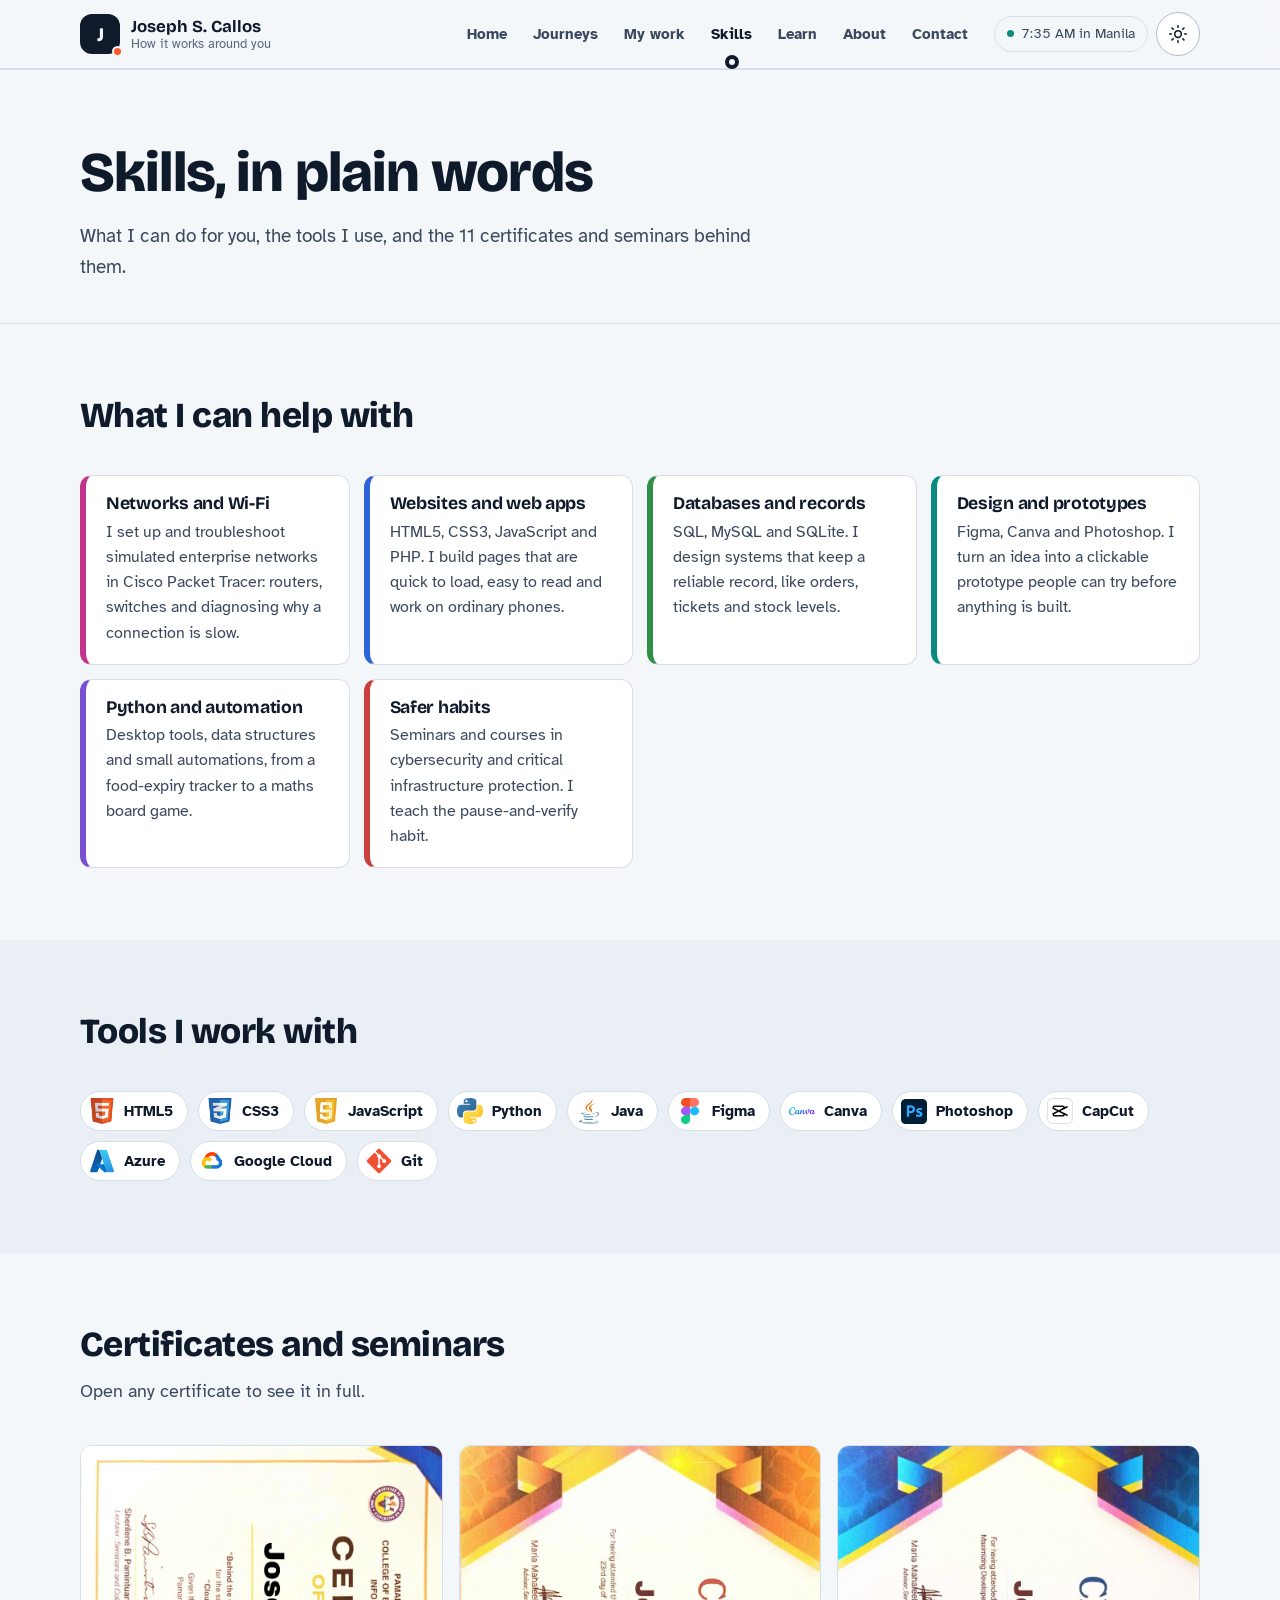
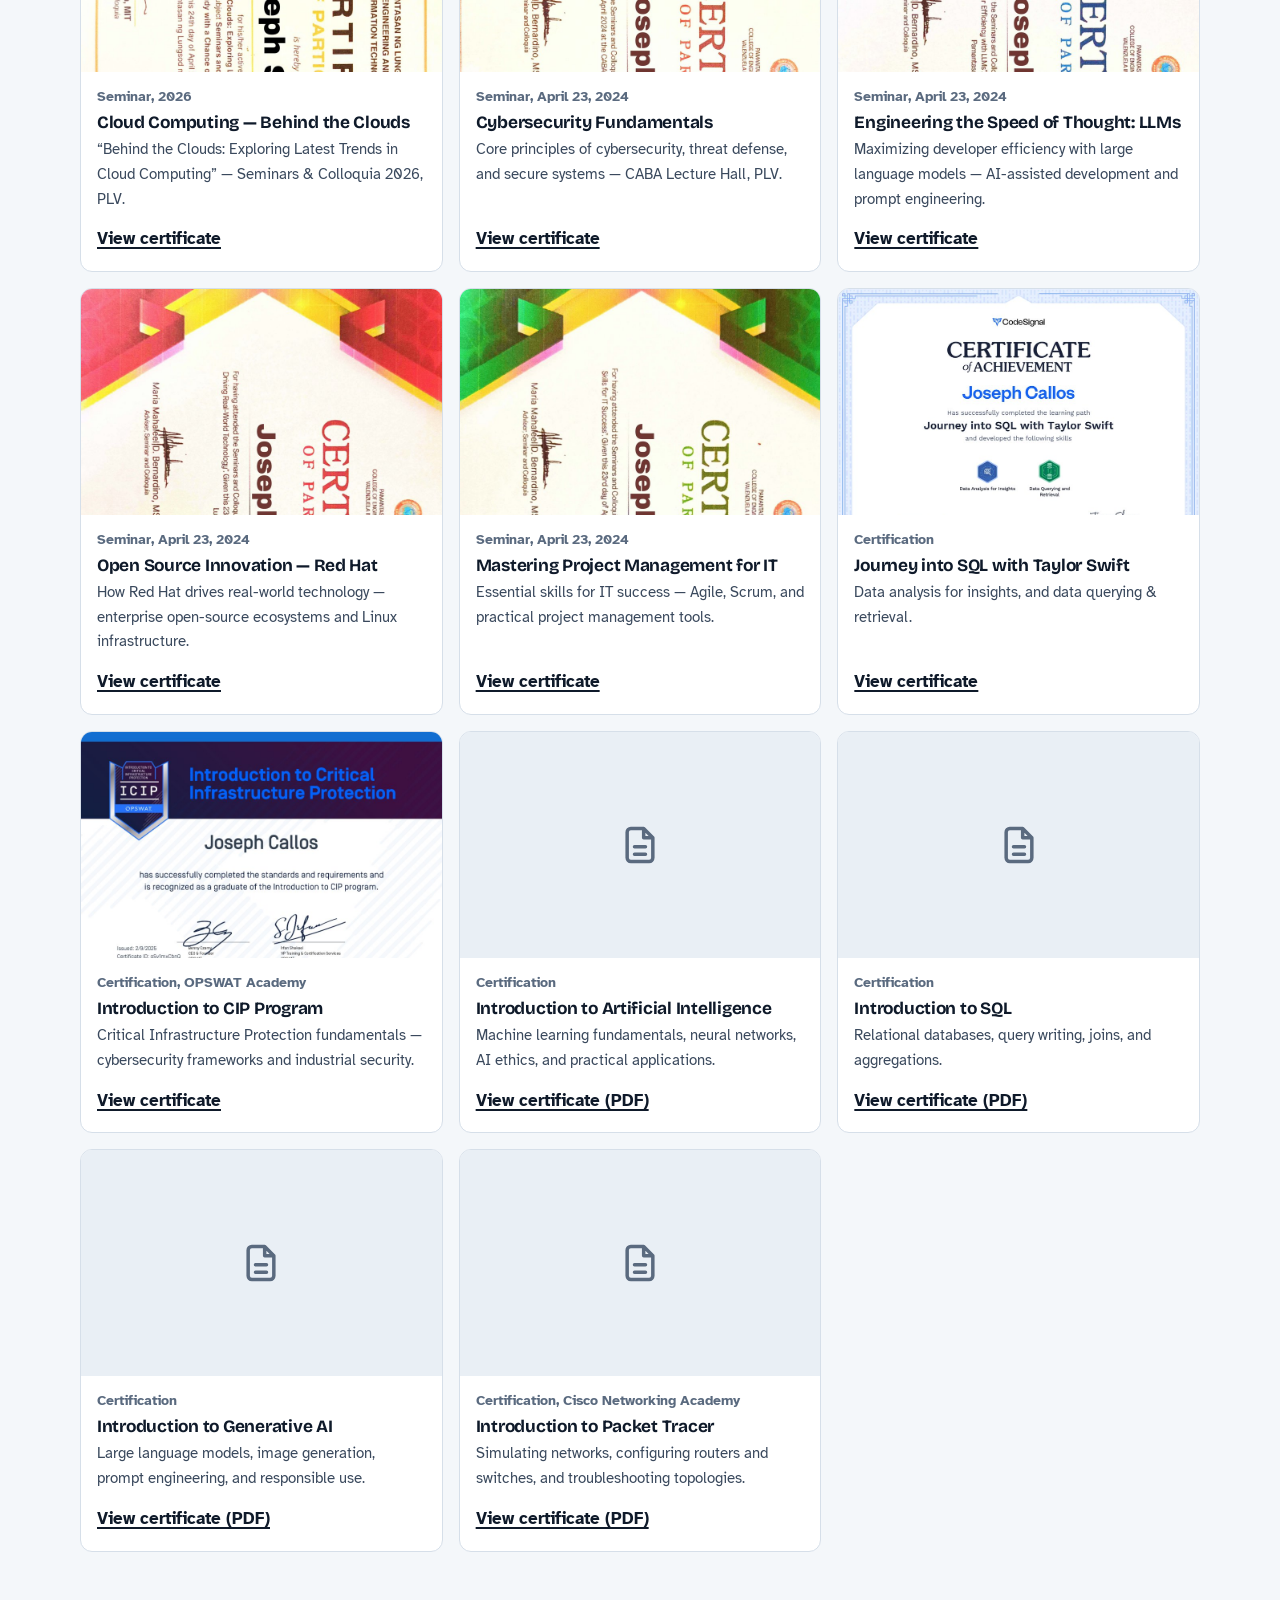
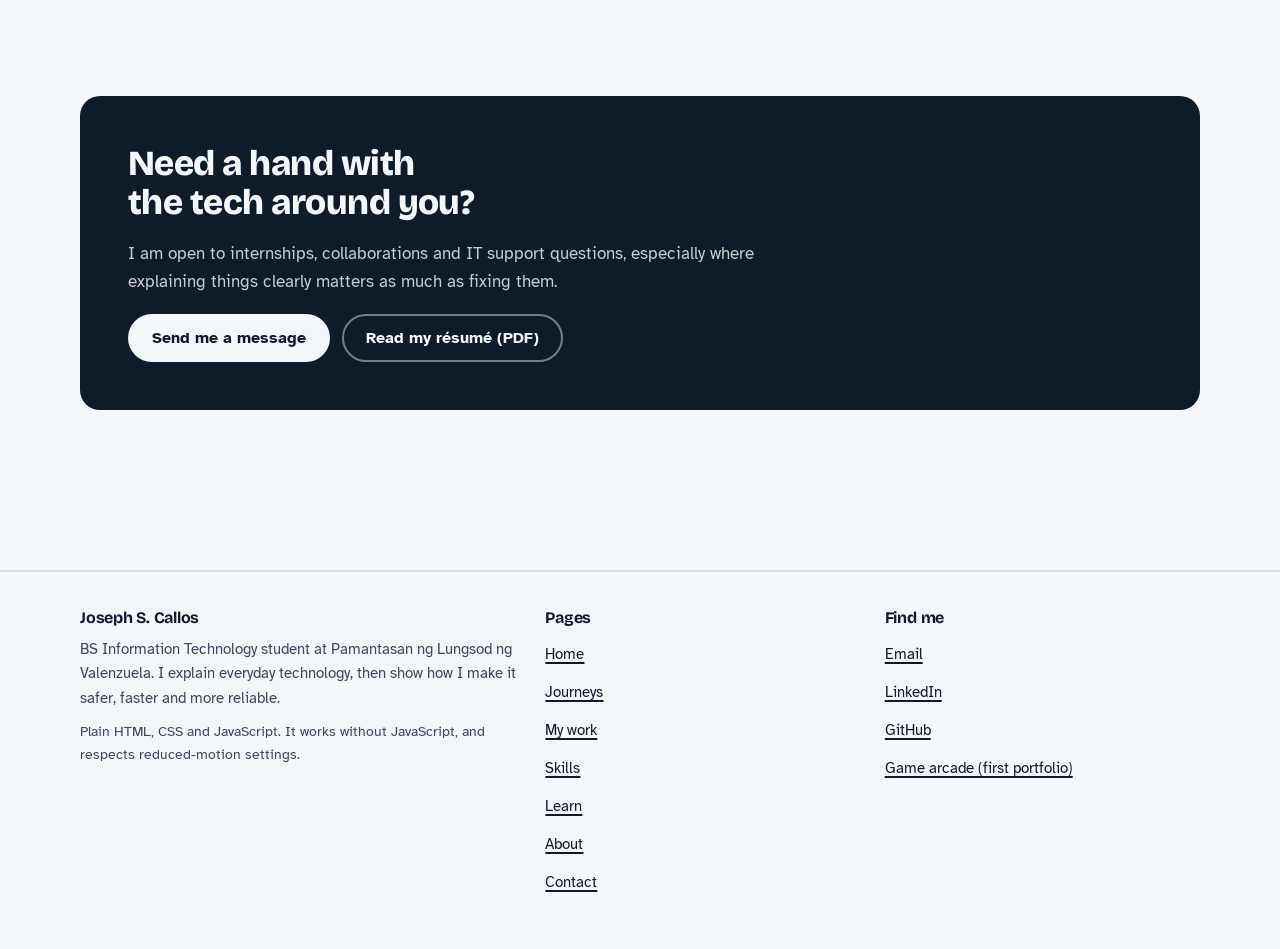
<file: skills.html>
<!DOCTYPE html>
<html lang="en">
<head>
<meta charset="utf-8">
<meta name="viewport" content="width=device-width, initial-scale=1, viewport-fit=cover">
<title>Skills | Joseph S. Callos</title>
<meta name="description" content="Skills, tools, certificates and seminars of Joseph S. Callos: networking, web development, databases, design, Python and cybersecurity.">
<meta name="color-scheme" content="light dark">
<meta name="theme-color" content="#0f1a2a">
<meta property="og:title" content="Skills | Joseph S. Callos">
<meta property="og:description" content="Skills, tools, certificates and seminars of Joseph S. Callos: networking, web development, databases, design, Python and cybersecurity.">
<meta property="og:type" content="website">
<link rel="icon" href="images/favicon.svg" type="image/svg+xml">
<link rel="preconnect" href="https://fonts.googleapis.com">
<link rel="preconnect" href="https://fonts.gstatic.com" crossorigin>
<link href="https://fonts.googleapis.com/css2?family=Atkinson+Hyperlegible:ital,wght@0,400;0,700;1,400&amp;family=Bricolage+Grotesque:opsz,wght@12..96,600;12..96,700;12..96,800&amp;display=swap" rel="stylesheet">
<link rel="stylesheet" href="css/styles.css">
<script>(function(){var d=document.documentElement;d.classList.add('js');try{var t=localStorage.getItem('otep2_theme');if(t)d.setAttribute('data-theme',t)}catch(e){}})();</script>
</head>
<body>
<svg width="0" height="0" style="position:absolute" aria-hidden="true" focusable="false"><symbol id="i-chat" viewBox="0 0 24 24"><path d="M21 11.5a8.5 8.5 0 0 1-8.5 8.5c-1.5 0-3-.4-4.2-1L3 20l1.2-5.3A8.5 8.5 0 1 1 21 11.5z"/></symbol><symbol id="i-phone" viewBox="0 0 24 24"><path d="M7 2h10a1 1 0 0 1 1 1v18a1 1 0 0 1-1 1H7a1 1 0 0 1-1-1V3a1 1 0 0 1 1-1z M11 18h2"/></symbol><symbol id="i-router" viewBox="0 0 24 24"><path d="M3 14h18v6H3z M7 17h.01 M11 17h.01 M8 14l-2-4 M16 14l2-4 M12 14V8"/></symbol><symbol id="i-wifi" viewBox="0 0 24 24"><path d="M2.5 9a15 15 0 0 1 19 0 M5.5 12.5a10.5 10.5 0 0 1 13 0 M8.6 16a6 6 0 0 1 6.8 0 M12 19.5h.01"/></symbol><symbol id="i-globe" viewBox="0 0 24 24"><path d="M12 21a9 9 0 1 0 0-18 9 9 0 0 0 0 18z M3 12h18 M12 3c2.5 2.6 3.9 5.7 3.9 9S14.5 18.4 12 21c-2.5-2.6-3.9-5.7-3.9-9S9.5 5.6 12 3z"/></symbol><symbol id="i-server" viewBox="0 0 24 24"><path d="M3 4a2 2 0 0 1 2-2h14a2 2 0 0 1 2 2v4a2 2 0 0 1-2 2H5a2 2 0 0 1-2-2z M3 16a2 2 0 0 1 2-2h14a2 2 0 0 1 2 2v4a2 2 0 0 1-2 2H5a2 2 0 0 1-2-2z M7 6h.01 M7 18h.01"/></symbol><symbol id="i-laptop" viewBox="0 0 24 24"><path d="M4 5h16v10H4z M2 19h20"/></symbol><symbol id="i-search" viewBox="0 0 24 24"><path d="M11 19a8 8 0 1 0 0-16 8 8 0 0 0 0 16z M21 21l-4.3-4.3"/></symbol><symbol id="i-card" viewBox="0 0 24 24"><path d="M2 5a2 2 0 0 1 2-2h16a2 2 0 0 1 2 2v14a2 2 0 0 1-2 2H4a2 2 0 0 1-2-2z M2 10h20"/></symbol><symbol id="i-bank" viewBox="0 0 24 24"><path d="M3 21h18 M4 18h16 M6 18v-7 M10 18v-7 M14 18v-7 M18 18v-7 M12 3l9 5H3z"/></symbol><symbol id="i-lock" viewBox="0 0 24 24"><path d="M5 11h14a2 2 0 0 1 2 2v7a2 2 0 0 1-2 2H5a2 2 0 0 1-2-2v-7a2 2 0 0 1 2-2z M8 11V7a4 4 0 0 1 8 0v4"/></symbol><symbol id="i-check" viewBox="0 0 24 24"><path d="M20 6L9 17l-5-5"/></symbol><symbol id="i-folder" viewBox="0 0 24 24"><path d="M3 5a2 2 0 0 1 2-2h4l2 2h8a2 2 0 0 1 2 2v11a2 2 0 0 1-2 2H5a2 2 0 0 1-2-2z"/></symbol><symbol id="i-cloud" viewBox="0 0 24 24"><path d="M17.5 18a4.5 4.5 0 0 0 .9-8.8A7 7 0 0 0 4.7 11 3.8 3.8 0 0 0 6 18z"/></symbol><symbol id="i-upload" viewBox="0 0 24 24"><path d="M12 15V3 M7 8l5-5 5 5 M4 21h16"/></symbol><symbol id="i-download" viewBox="0 0 24 24"><path d="M12 3v12 M7 10l5 5 5-5 M4 21h16"/></symbol><symbol id="i-shield" viewBox="0 0 24 24"><path d="M12 22s8-3.6 8-10V5l-8-3-8 3v7c0 6.4 8 10 8 10z M9 11.5l2 2 4-4.5"/></symbol><symbol id="i-alert" viewBox="0 0 24 24"><path d="M10.3 3.9L1.8 18a2 2 0 0 0 1.7 3h17a2 2 0 0 0 1.7-3L13.7 3.9a2 2 0 0 0-3.4 0z M12 9v4 M12 17h.01"/></symbol><symbol id="i-bulb" viewBox="0 0 24 24"><path d="M9 18h6 M10 21h4 M12 3a6 6 0 0 0-3.5 10.9c.6.5 1 1.2 1 2.1h5c0-.9.4-1.6 1-2.1A6 6 0 0 0 12 3z"/></symbol><symbol id="i-arrow-right" viewBox="0 0 24 24"><path d="M5 12h14 M13 6l6 6-6 6"/></symbol><symbol id="i-arrow-left" viewBox="0 0 24 24"><path d="M19 12H5 M11 6l-6 6 6 6"/></symbol><symbol id="i-refresh" viewBox="0 0 24 24"><path d="M3 12a9 9 0 0 1 15.5-6.2L21 8 M21 3v5h-5 M21 12a9 9 0 0 1-15.5 6.2L3 16 M3 21v-5h5"/></symbol><symbol id="i-play" viewBox="0 0 24 24"><path d="M7 4l13 8-13 8z"/></symbol><symbol id="i-pause" viewBox="0 0 24 24"><path d="M8 4v16 M16 4v16"/></symbol><symbol id="i-sun" viewBox="0 0 24 24"><path d="M12 16a4 4 0 1 0 0-8 4 4 0 0 0 0 8z M12 2v2 M12 20v2 M4.9 4.9l1.4 1.4 M17.7 17.7l1.4 1.4 M2 12h2 M20 12h2 M4.9 19.1l1.4-1.4 M17.7 6.3l1.4-1.4"/></symbol><symbol id="i-moon" viewBox="0 0 24 24"><path d="M21 12.8A9 9 0 1 1 11.2 3a7 7 0 0 0 9.8 9.8z"/></symbol><symbol id="i-menu" viewBox="0 0 24 24"><path d="M4 7h16 M4 12h16 M4 17h16"/></symbol><symbol id="i-x" viewBox="0 0 24 24"><path d="M6 6l12 12 M18 6L6 18"/></symbol><symbol id="i-mail" viewBox="0 0 24 24"><path d="M3 5a2 2 0 0 1 2-2h14a2 2 0 0 1 2 2v14a2 2 0 0 1-2 2H5a2 2 0 0 1-2-2z M3 6l9 7 9-7"/></symbol><symbol id="i-file" viewBox="0 0 24 24"><path d="M14 3H7a2 2 0 0 0-2 2v14a2 2 0 0 0 2 2h10a2 2 0 0 0 2-2V8z M14 3v5h5 M9 13h6 M9 17h6"/></symbol><symbol id="i-copy" viewBox="0 0 24 24"><path d="M9 9h11v11H9z M5 15V5a1 1 0 0 1 1-1h10"/></symbol></svg>
<a class="skip" href="#main">Skip to content</a>
<header class="site-head">
  <div class="wrap head-in">
    <a class="brand" href="index.html" aria-label="Joseph S. Callos, home">
      <span class="brand-mark" aria-hidden="true">J</span>
      <span class="brand-text"><b>Joseph S. Callos</b><span>How it works around you</span></span>
    </a>
    <nav class="nav" aria-label="Main"><a href="index.html">Home</a><a href="journeys.html">Journeys</a><a href="projects.html">My work</a><a href="skills.html" aria-current="page">Skills</a><a href="learn.html">Learn</a><a href="about.html">About</a><a href="contact.html">Contact</a></nav>
    <div class="head-tools">
      <span class="clock" id="clock" title="Philippine time" aria-hidden="true"></span>
      <button class="icon-btn theme-btn js-only" type="button" aria-label="Switch colour theme"><svg class="ico sun" aria-hidden="true"><use href="#i-sun"/></svg><svg class="ico moon" aria-hidden="true"><use href="#i-moon"/></svg></button>
      <button class="icon-btn menu-btn js-only" type="button" aria-expanded="false" aria-controls="drawer" aria-label="Open menu"><svg class="ico open" aria-hidden="true"><use href="#i-menu"/></svg><svg class="ico close" aria-hidden="true"><use href="#i-x"/></svg></button>
    </div>
  </div>
  <nav class="drawer" id="drawer" aria-label="Mobile"><div class="wrap"><a href="index.html">Home</a><a href="journeys.html">Journeys</a><a href="projects.html">My work</a><a href="skills.html" aria-current="page">Skills</a><a href="learn.html">Learn</a><a href="about.html">About</a><a href="contact.html">Contact</a></div></nav>
</header>
<main id="main">
<div class="page-head"><div class="wrap">
  <h1>Skills, in plain words</h1>
  <p>What I can do for you, the tools I use, and the 11 certificates and seminars behind them.</p>
</div></div>
<section class="section"><div class="wrap">
  <div class="section-head"><h2>What I can help with</h2></div>
  <div class="can"><article style="--line:var(--c-wifi)"><h3>Networks and Wi-Fi</h3><p>I set up and troubleshoot simulated enterprise networks in Cisco Packet Tracer: routers, switches and diagnosing why a connection is slow.</p></article><article style="--line:var(--c-website)"><h3>Websites and web apps</h3><p>HTML5, CSS3, JavaScript and PHP. I build pages that are quick to load, easy to read and work on ordinary phones.</p></article><article style="--line:var(--c-files)"><h3>Databases and records</h3><p>SQL, MySQL and SQLite. I design systems that keep a reliable record, like orders, tickets and stock levels.</p></article><article style="--line:var(--c-message)"><h3>Design and prototypes</h3><p>Figma, Canva and Photoshop. I turn an idea into a clickable prototype people can try before anything is built.</p></article><article style="--line:var(--c-payment)"><h3>Python and automation</h3><p>Desktop tools, data structures and small automations, from a food-expiry tracker to a maths board game.</p></article><article style="--line:var(--c-scam)"><h3>Safer habits</h3><p>Seminars and courses in cybersecurity and critical infrastructure protection. I teach the pause-and-verify habit.</p></article></div>
</div></section>
<section class="section tint"><div class="wrap">
  <div class="section-head"><h2>Tools I work with</h2></div>
  <ul class="tool-row"><li><img src="images/tool-html.png" alt="" width="26" height="26" loading="lazy">HTML5</li><li><img src="images/tool-css.png" alt="" width="26" height="26" loading="lazy">CSS3</li><li><img src="images/tool-javascript.png" alt="" width="26" height="26" loading="lazy">JavaScript</li><li><img src="images/tool-python.png" alt="" width="26" height="26" loading="lazy">Python</li><li><img src="images/tool-java.png" alt="" width="26" height="26" loading="lazy">Java</li><li><img src="images/tool-figma.png" alt="" width="26" height="26" loading="lazy">Figma</li><li><img src="images/tool-canva.png" alt="" width="26" height="26" loading="lazy">Canva</li><li><img src="images/tool-photoshop.png" alt="" width="26" height="26" loading="lazy">Photoshop</li><li><img src="images/tool-capcut.png" alt="" width="26" height="26" loading="lazy">CapCut</li><li><img src="images/tool-azure.png" alt="" width="26" height="26" loading="lazy">Azure</li><li><img src="images/tool-google-cloud.png" alt="" width="26" height="26" loading="lazy">Google Cloud</li><li><img src="images/tool-git.png" alt="" width="26" height="26" loading="lazy">Git</li></ul>
</div></section>
<section class="section" id="credentials"><div class="wrap">
  <div class="section-head"><h2>Certificates and seminars</h2><p>Open any certificate to see it in full.</p></div>
  <div class="grid"><article class="card cert"><a href="images/cert-cloud.jpg" target="_blank" rel="noopener" aria-label="Open certificate: Cloud Computing — Behind the Clouds"><img src="images/cert-cloud.jpg" alt="Certificate: Cloud Computing — Behind the Clouds" loading="lazy"></a><div class="card-body"><span class="kind">Seminar, 2026</span><h3>Cloud Computing — Behind the Clouds</h3><p>“Behind the Clouds: Exploring Latest Trends in Cloud Computing” — Seminars &amp; Colloquia 2026, PLV.</p><a href="images/cert-cloud.jpg" target="_blank" rel="noopener">View certificate</a></div></article><article class="card cert"><a href="images/cert-cybersecurity.jpg" target="_blank" rel="noopener" aria-label="Open certificate: Cybersecurity Fundamentals"><img src="images/cert-cybersecurity.jpg" alt="Certificate: Cybersecurity Fundamentals" loading="lazy"></a><div class="card-body"><span class="kind">Seminar, April 23, 2024</span><h3>Cybersecurity Fundamentals</h3><p>Core principles of cybersecurity, threat defense, and secure systems — CABA Lecture Hall, PLV.</p><a href="images/cert-cybersecurity.jpg" target="_blank" rel="noopener">View certificate</a></div></article><article class="card cert"><a href="images/cert-llm.jpg" target="_blank" rel="noopener" aria-label="Open certificate: Engineering the Speed of Thought: LLMs"><img src="images/cert-llm.jpg" alt="Certificate: Engineering the Speed of Thought: LLMs" loading="lazy"></a><div class="card-body"><span class="kind">Seminar, April 23, 2024</span><h3>Engineering the Speed of Thought: LLMs</h3><p>Maximizing developer efficiency with large language models — AI-assisted development and prompt engineering.</p><a href="images/cert-llm.jpg" target="_blank" rel="noopener">View certificate</a></div></article><article class="card cert"><a href="images/cert-redhat.jpg" target="_blank" rel="noopener" aria-label="Open certificate: Open Source Innovation — Red Hat"><img src="images/cert-redhat.jpg" alt="Certificate: Open Source Innovation — Red Hat" loading="lazy"></a><div class="card-body"><span class="kind">Seminar, April 23, 2024</span><h3>Open Source Innovation — Red Hat</h3><p>How Red Hat drives real-world technology — enterprise open-source ecosystems and Linux infrastructure.</p><a href="images/cert-redhat.jpg" target="_blank" rel="noopener">View certificate</a></div></article><article class="card cert"><a href="images/cert-project-mgmt.jpg" target="_blank" rel="noopener" aria-label="Open certificate: Mastering Project Management for IT"><img src="images/cert-project-mgmt.jpg" alt="Certificate: Mastering Project Management for IT" loading="lazy"></a><div class="card-body"><span class="kind">Seminar, April 23, 2024</span><h3>Mastering Project Management for IT</h3><p>Essential skills for IT success — Agile, Scrum, and practical project management tools.</p><a href="images/cert-project-mgmt.jpg" target="_blank" rel="noopener">View certificate</a></div></article><article class="card cert"><a href="images/cert-sql-taylor.jpg" target="_blank" rel="noopener" aria-label="Open certificate: Journey into SQL with Taylor Swift"><img src="images/cert-sql-taylor.jpg" alt="Certificate: Journey into SQL with Taylor Swift" loading="lazy"></a><div class="card-body"><span class="kind">Certification</span><h3>Journey into SQL with Taylor Swift</h3><p>Data analysis for insights, and data querying &amp; retrieval.</p><a href="images/cert-sql-taylor.jpg" target="_blank" rel="noopener">View certificate</a></div></article><article class="card cert"><a href="images/cert-opswat.jpg" target="_blank" rel="noopener" aria-label="Open certificate: Introduction to CIP Program"><img src="images/cert-opswat.jpg" alt="Certificate: Introduction to CIP Program" loading="lazy"></a><div class="card-body"><span class="kind">Certification, OPSWAT Academy</span><h3>Introduction to CIP Program</h3><p>Critical Infrastructure Protection fundamentals — cybersecurity frameworks and industrial security.</p><a href="images/cert-opswat.jpg" target="_blank" rel="noopener">View certificate</a></div></article><article class="card cert"><div class="pdf-thumb" aria-hidden="true"><svg class="ico" aria-hidden="true"><use href="#i-file"/></svg></div><div class="card-body"><span class="kind">Certification</span><h3>Introduction to Artificial Intelligence</h3><p>Machine learning fundamentals, neural networks, AI ethics, and practical applications.</p><a href="files/cert-intro-ai.pdf" target="_blank" rel="noopener">View certificate (PDF)</a></div></article><article class="card cert"><div class="pdf-thumb" aria-hidden="true"><svg class="ico" aria-hidden="true"><use href="#i-file"/></svg></div><div class="card-body"><span class="kind">Certification</span><h3>Introduction to SQL</h3><p>Relational databases, query writing, joins, and aggregations.</p><a href="files/cert-intro-sql.pdf" target="_blank" rel="noopener">View certificate (PDF)</a></div></article><article class="card cert"><div class="pdf-thumb" aria-hidden="true"><svg class="ico" aria-hidden="true"><use href="#i-file"/></svg></div><div class="card-body"><span class="kind">Certification</span><h3>Introduction to Generative AI</h3><p>Large language models, image generation, prompt engineering, and responsible use.</p><a href="files/cert-generative-ai.pdf" target="_blank" rel="noopener">View certificate (PDF)</a></div></article><article class="card cert"><div class="pdf-thumb" aria-hidden="true"><svg class="ico" aria-hidden="true"><use href="#i-file"/></svg></div><div class="card-body"><span class="kind">Certification, Cisco Networking Academy</span><h3>Introduction to Packet Tracer</h3><p>Simulating networks, configuring routers and switches, and troubleshooting topologies.</p><a href="files/cert-packet-tracer.pdf" target="_blank" rel="noopener">View certificate (PDF)</a></div></article></div>
</div></section>
<div class="section"><div class="wrap"><div class="cta">
  <h2>Need a hand with the tech around you?</h2>
  <p>I am open to internships, collaborations and IT support questions, especially where explaining things clearly matters as much as fixing them.</p>
  <div class="hero-actions" style="margin:0">
    <a class="btn btn-primary" href="contact.html">Send me a message</a>
    <a class="btn btn-line" href="files/resume.pdf" target="_blank" rel="noopener">Read my résumé (PDF)</a>
  </div>
</div></div></div>
</main>
<footer class="site-foot">
  <div class="wrap foot-grid">
    <div>
      <h2>Joseph S. Callos</h2>
      <p>BS Information Technology student at Pamantasan ng Lungsod ng Valenzuela. I explain everyday technology, then show how I make it safer, faster and more reliable.</p>
      <p class="small">Plain HTML, CSS and JavaScript. It works without JavaScript, and respects reduced-motion settings.</p>
    </div>
    <div><h2>Pages</h2><ul><li><a href="index.html">Home</a></li><li><a href="journeys.html">Journeys</a></li><li><a href="projects.html">My work</a></li><li><a href="skills.html">Skills</a></li><li><a href="learn.html">Learn</a></li><li><a href="about.html">About</a></li><li><a href="contact.html">Contact</a></li></ul></div>
    <div><h2>Find me</h2><ul>
      <li><a href="mailto:callosjoseph818@gmail.com">Email</a></li>
      <li><a href="https://www.linkedin.com/in/joseph-callos-329b153b8" target="_blank" rel="noopener">LinkedIn</a></li>
      <li><a href="https://github.com/otep808" target="_blank" rel="noopener">GitHub</a></li>
      <li><a href="https://otep808.github.io/portfolio/games.html" target="_blank" rel="noopener">Game arcade (first portfolio)</a></li>
    </ul></div>
  </div>
</footer>
<script src="javascript/main.js" defer></script>
</body>
</html>
</file>
<file: css/styles.css>
/* =========================================================
   Joseph S. Callos — "How it works around you" (pv2)
   Pure CSS3. No frameworks. Mobile-first.
   Design idea: the site is a transit map. Every everyday
   scenario is a coloured line, every step is a station,
   and the orange packet is the one thing that moves.
   ========================================================= */

:root{
  --paper:#f4f7fa; --paper-2:#e9eff5; --surface:#ffffff;
  --ink:#0f1a2a; --ink-2:#3a495d; --ink-3:#5a6a7f;
  --rule:#d6dfe9; --rule-strong:#aebccd;
  --signal:#ff5a1f;            /* the packet, and nothing else */
  --focus:#1f4fd8;

  /* one colour per everyday line */
  --c-message:#0b8a82; --c-website:#2f62d8; --c-wifi:#c2358c;
  --c-payment:#7a4fd1; --c-files:#2f8f47;  --c-scam:#cc3f3f;
  --c-message-soft:#dff3f1; --c-website-soft:#e4ebfc; --c-wifi-soft:#f9e4f1;
  --c-payment-soft:#ece5fa; --c-files-soft:#e2f2e6; --c-scam-soft:#fae5e5;

  --ok:#1f7a3a; --warn-soft:#fff1d6; --warn:#7a4a00;
  --shadow:0 1px 2px rgba(15,26,42,.06),0 10px 28px rgba(15,26,42,.07);
  --r-lg:20px; --r-md:12px; --r-sm:8px;
  --wrap:1120px;
  --head-h:68px;
  color-scheme:light;
}
:root[data-theme="dark"]{
  --paper:#0a111b; --paper-2:#101a28; --surface:#131f30;
  --ink:#e9eff7; --ink-2:#b6c3d4; --ink-3:#8fa0b6;
  --rule:#243449; --rule-strong:#3a5170;
  --focus:#8db0ff;
  --c-message:#35c4ba; --c-website:#7ea2ff; --c-wifi:#ef7fc2;
  --c-payment:#b497f5; --c-files:#6fcb84;  --c-scam:#ff8a8a;
  --c-message-soft:#10302f; --c-website-soft:#15264a; --c-wifi-soft:#3a1a2f;
  --c-payment-soft:#271d47; --c-files-soft:#142e1c; --c-scam-soft:#3c1c1c;
  --ok:#6fcb84; --warn-soft:#3a2d0c; --warn:#ffd58a;
  --shadow:0 1px 2px rgba(0,0,0,.35),0 10px 28px rgba(0,0,0,.35);
  color-scheme:dark;
}
@media (prefers-color-scheme:dark){
  :root:not([data-theme="light"]){
    --paper:#0a111b; --paper-2:#101a28; --surface:#131f30;
    --ink:#e9eff7; --ink-2:#b6c3d4; --ink-3:#8fa0b6;
    --rule:#243449; --rule-strong:#3a5170; --focus:#8db0ff;
    --c-message:#35c4ba; --c-website:#7ea2ff; --c-wifi:#ef7fc2;
    --c-payment:#b497f5; --c-files:#6fcb84; --c-scam:#ff8a8a;
    --c-message-soft:#10302f; --c-website-soft:#15264a; --c-wifi-soft:#3a1a2f;
    --c-payment-soft:#271d47; --c-files-soft:#142e1c; --c-scam-soft:#3c1c1c;
    --ok:#6fcb84; --warn-soft:#3a2d0c; --warn:#ffd58a;
    --shadow:0 1px 2px rgba(0,0,0,.35),0 10px 28px rgba(0,0,0,.35);
    color-scheme:dark;
  }
}

/* ---------- base ---------- */
*,*::before,*::after{box-sizing:border-box}
html{scroll-behavior:smooth;scroll-padding-top:calc(var(--head-h) + 16px);-webkit-text-size-adjust:100%}
body{margin:0;background:var(--paper);color:var(--ink);font-family:"Atkinson Hyperlegible",system-ui,-apple-system,"Segoe UI",Roboto,sans-serif;font-size:1.0625rem;line-height:1.62;-webkit-font-smoothing:antialiased;overflow-wrap:break-word}
h1,h2,h3,h4{font-family:"Bricolage Grotesque","Atkinson Hyperlegible",system-ui,sans-serif;line-height:1.12;letter-spacing:-.015em;margin:0;text-wrap:balance}
h1{font-size:clamp(2.1rem,5.2vw,3.5rem);font-weight:800}
h2{font-size:clamp(1.6rem,3.2vw,2.2rem);font-weight:800}
h3{font-size:1.25rem;font-weight:700}
h4{font-size:1.02rem;font-weight:700}
p{margin:0 0 1em;max-width:64ch}
a{color:var(--ink);text-underline-offset:3px;text-decoration-thickness:1.5px}
a:hover{text-decoration-thickness:2.5px}
img,video{max-width:100%;display:block}
code{font-family:ui-monospace,SFMono-Regular,Menlo,Consolas,monospace;font-size:.88em;background:var(--paper-2);padding:.08em .4em;border-radius:5px}
:focus-visible{outline:3px solid var(--focus);outline-offset:3px;border-radius:6px}
.wrap{width:min(100% - 40px,var(--wrap));margin-inline:auto}
.sr-only{position:absolute;width:1px;height:1px;overflow:hidden;clip:rect(0 0 0 0);white-space:nowrap}
.skip{position:absolute;left:12px;top:-60px;background:var(--ink);color:var(--paper);padding:10px 16px;border-radius:var(--r-sm);z-index:100;text-decoration:none;font-weight:700}
.skip:focus{top:12px}
.ico{width:1.25em;height:1.25em;flex:none;stroke:currentColor;fill:none;stroke-width:1.9;stroke-linecap:round;stroke-linejoin:round}
.ico-fill{fill:currentColor;stroke:none}
.muted{color:var(--ink-2)}
.small{font-size:.9rem}
html:not(.js) .js-only{display:none!important}
.js .no-js-only{display:none!important}

/* ---------- header (the nav is a line; the active page is a station) ---------- */
.site-head{position:sticky;top:0;z-index:50;background:color-mix(in srgb,var(--paper) 90%,transparent);backdrop-filter:saturate(1.4) blur(10px);-webkit-backdrop-filter:saturate(1.4) blur(10px);border-bottom:2px solid var(--rule)}
.head-in{display:flex;align-items:center;gap:14px;min-height:var(--head-h)}
.brand{display:flex;align-items:center;gap:11px;text-decoration:none;min-width:0}
.brand-mark{width:40px;height:40px;border-radius:12px;background:var(--ink);color:var(--paper);display:grid;place-items:center;font:800 1.2rem "Bricolage Grotesque",sans-serif;position:relative;flex:none}
.brand-mark::after{content:"";position:absolute;right:-3px;bottom:-3px;width:11px;height:11px;border-radius:50%;background:var(--signal);border:2px solid var(--paper)}
.brand-text{display:block;line-height:1.15;min-width:0}
.brand-text b{display:block;font:700 1.05rem "Bricolage Grotesque",sans-serif;white-space:nowrap}
.brand-text span{display:block;font-size:.8rem;color:var(--ink-3);white-space:nowrap}
.nav{margin-left:auto;display:none;gap:2px}
.nav a{position:relative;display:inline-flex;align-items:center;min-height:44px;padding:0 12px;text-decoration:none;font-weight:700;font-size:.95rem;color:var(--ink-2);border-radius:999px}
.nav a:hover{color:var(--ink);background:var(--paper-2)}
.nav a[aria-current="page"]{color:var(--ink)}
.nav a[aria-current="page"]::after{content:"";position:absolute;left:50%;bottom:-13px;width:14px;height:14px;margin-left:-7px;border-radius:50%;background:var(--paper);border:4px solid var(--ink)}
.head-tools{display:flex;align-items:center;gap:8px;margin-left:auto}
.nav + .head-tools{margin-left:0}
.clock{display:none;align-items:center;gap:7px;font-size:.85rem;color:var(--ink-2);border:1px solid var(--rule);border-radius:999px;padding:6px 12px;white-space:nowrap;font-variant-numeric:tabular-nums}
.clock::before{content:"";width:7px;height:7px;border-radius:50%;background:var(--c-message)}
.icon-btn{appearance:none;display:grid;place-items:center;width:44px;height:44px;border-radius:50%;border:1.5px solid var(--rule-strong);background:var(--surface);color:var(--ink);cursor:pointer}
.icon-btn:hover{border-color:var(--ink)}
.icon-btn .ico{width:20px;height:20px}
.theme-btn .moon{display:none}
:root[data-theme="dark"] .theme-btn .sun{display:none}
:root[data-theme="dark"] .theme-btn .moon{display:block}
@media (prefers-color-scheme:dark){:root:not([data-theme="light"]) .theme-btn .sun{display:none}:root:not([data-theme="light"]) .theme-btn .moon{display:block}}
.menu-btn .close{display:none}
.menu-btn[aria-expanded="true"] .open{display:none}
.menu-btn[aria-expanded="true"] .close{display:block}
.drawer{display:none;border-top:1px solid var(--rule);background:var(--paper)}
.drawer.open{display:block}
.drawer a{display:flex;align-items:center;justify-content:space-between;min-height:56px;padding:0 4px;text-decoration:none;font:700 1.1rem "Bricolage Grotesque",sans-serif;border-bottom:1px solid var(--rule)}
.drawer a[aria-current="page"]{color:var(--signal)}
.drawer a[aria-current="page"]::after{content:"You are here";font:400 .85rem "Atkinson Hyperlegible",sans-serif;color:var(--ink-3)}
@media (min-width:980px){
  .nav{display:flex}.menu-btn,.drawer{display:none!important}
}
@media (min-width:1180px){.clock{display:inline-flex}}
@media (max-width:420px){.brand-text span{display:none}}

/* ---------- buttons ---------- */
.btn{appearance:none;border:2px solid transparent;cursor:pointer;display:inline-flex;align-items:center;justify-content:center;gap:9px;min-height:48px;padding:0 22px;border-radius:999px;font:700 1rem "Atkinson Hyperlegible",sans-serif;text-decoration:none;transition:transform .15s ease,background-color .15s ease,border-color .15s ease}
.btn:active{transform:scale(.98)}
.btn-primary{background:var(--ink);color:var(--paper)}
.btn-primary:hover{background:color-mix(in srgb,var(--ink) 82%,var(--c-message))}
.btn-line{background:var(--surface);color:var(--ink);border-color:var(--rule-strong)}
.btn-line:hover{border-color:var(--ink)}
.btn-quiet{background:transparent;color:var(--ink);border-color:transparent;text-decoration:underline;padding:0 8px}
.btn[disabled]{opacity:.45;cursor:not-allowed}
.btn .ico{width:1.1em;height:1.1em}

/* ---------- layout ---------- */
main{display:block}
.section{padding:clamp(40px,6vw,72px) 0}
.section.tint{background:var(--paper-2)}
.section-head{margin-bottom:clamp(24px,4vw,40px);max-width:62ch}
.section-head p{color:var(--ink-2);margin:12px 0 0;font-size:1.1rem}
.page-head{padding:clamp(36px,7vw,72px) 0 clamp(24px,4vw,40px);border-bottom:1px solid var(--rule)}
.page-head p{font-size:1.2rem;color:var(--ink-2);margin:16px 0 0;max-width:58ch}
.crumb{display:flex;align-items:center;gap:8px;font-size:.9rem;color:var(--ink-3);margin-bottom:14px}
.crumb a{color:var(--ink-3)}

/* ---------- home hero ---------- */
.hero{padding:clamp(32px,6vw,72px) 0 clamp(40px,6vw,72px)}
.hero-grid{display:grid;gap:clamp(28px,5vw,56px);align-items:center}
@media (min-width:980px){.hero-grid{grid-template-columns:minmax(0,1fr) minmax(0,1.08fr)}}
.hero h1{max-width:15ch}
.hero .lede{font-size:clamp(1.1rem,2vw,1.3rem);color:var(--ink-2);margin:20px 0 0;max-width:34ch}
.hero-actions{display:flex;flex-wrap:wrap;gap:12px;margin-top:28px}
.hero-note{margin-top:28px;display:flex;align-items:center;gap:14px;color:var(--ink-2);font-size:.95rem}
.hero-note img{width:56px;height:56px;border-radius:50%;object-fit:cover;object-position:50% 18%;border:3px solid var(--surface);box-shadow:var(--shadow)}

/* ---------- Follow the Packet (the one memorable thing) ---------- */
.packet{background:var(--surface);border:1px solid var(--rule);border-radius:var(--r-lg);box-shadow:var(--shadow);overflow:hidden;--line:var(--c-message)}
.packet-top{display:flex;flex-wrap:wrap;align-items:flex-start;gap:14px;justify-content:space-between;padding:20px 22px 0}
.packet-top h2,.packet-top h3{font-size:1.35rem}
.packet-top p{margin:4px 0 0;font-size:.95rem;color:var(--ink-2);max-width:42ch}
.seg{display:inline-flex;background:var(--paper-2);border-radius:999px;padding:3px;border:1px solid var(--rule)}
.seg button{appearance:none;border:0;background:transparent;font:700 .88rem "Atkinson Hyperlegible",sans-serif;min-height:40px;padding:0 14px;border-radius:999px;cursor:pointer;color:var(--ink-2)}
.seg button[aria-pressed="true"]{background:var(--ink);color:var(--paper)}
.tabs{display:flex;gap:8px;overflow-x:auto;padding:16px 22px 4px;scrollbar-width:thin}
.tabs button{appearance:none;flex:none;display:inline-flex;align-items:center;gap:8px;min-height:44px;padding:0 16px;border:2px solid var(--rule-strong);border-radius:999px;background:var(--surface);color:var(--ink);font:700 .95rem "Atkinson Hyperlegible",sans-serif;cursor:pointer}
.tabs button[aria-selected="true"]{background:var(--tab,var(--c-message));border-color:var(--tab,var(--c-message));color:#fff}
:root[data-theme="dark"] .tabs button[aria-selected="true"]{color:#06101b}
@media (prefers-color-scheme:dark){:root:not([data-theme="light"]) .tabs button[aria-selected="true"]{color:#06101b}}

/* the route: stations on a coloured line */
.route{--n:5;--i:0;--line:var(--c-message);position:relative;list-style:none;margin:0;padding:26px 22px 8px;display:grid;grid-template-columns:repeat(var(--n),1fr)}
.route::before,.route::after{content:"";position:absolute;top:calc(26px + 25px - 4px);height:8px;border-radius:4px;left:calc(22px + (100% - 44px) / var(--n) / 2)}
.route::before{right:calc(22px + (100% - 44px) / var(--n) / 2);background:var(--rule-strong);opacity:.55}
.route::after{background:var(--line);width:calc((100% - 44px) / var(--n) * var(--i));transition:width .7s cubic-bezier(.5,0,.2,1)}
.station{position:relative;z-index:1;display:flex;flex-direction:column;align-items:center;text-align:center;padding:0 3px;gap:2px}
.st-dot{width:50px;height:50px;border-radius:50%;display:grid;place-items:center;background:var(--surface);border:4px solid var(--rule-strong);color:var(--ink-3);transition:border-color .3s,color .3s,background-color .3s,transform .3s}
.st-dot .ico{width:22px;height:22px}
.station b{font:700 .9rem "Bricolage Grotesque",sans-serif;line-height:1.15;margin-top:8px;color:var(--ink-2)}
.station small{font-size:.8rem;line-height:1.3;color:var(--ink-3)}
.station.done .st-dot{border-color:var(--line);color:var(--line)}
.station.now .st-dot{border-color:var(--line);background:var(--line);color:#fff;transform:scale(1.08)}
:root[data-theme="dark"] .station.now .st-dot{color:#06101b}
@media (prefers-color-scheme:dark){:root:not([data-theme="light"]) .station.now .st-dot{color:#06101b}}
.station.now b{color:var(--ink)}
.packet-dot{position:absolute;z-index:2;top:calc(26px + 25px - 10px);left:calc(22px + (100% - 44px) / var(--n) * (var(--i) + .5) - 10px);width:20px;height:20px;border-radius:50%;background:var(--signal);box-shadow:0 0 0 4px color-mix(in srgb,var(--signal) 28%,transparent);transition:left .7s cubic-bezier(.5,0,.2,1),top .7s cubic-bezier(.5,0,.2,1);pointer-events:none}
html:not(.js) .packet-dot{display:none}

/* narrow screens: the line turns vertical */
@media (max-width:640px){
  .route{grid-template-columns:none;grid-template-rows:repeat(var(--n),1fr);padding:18px 22px 8px}
  .route::before,.route::after{top:calc(18px + (100% - 26px) / var(--n) / 2);left:calc(22px + 25px - 4px);width:8px}
  .route::before{height:auto;bottom:calc(8px + (100% - 26px) / var(--n) / 2);right:auto}
  .route::after{width:8px;height:calc((100% - 26px) / var(--n) * var(--i))}
  .station{flex-direction:row;text-align:left;align-items:center;gap:14px;padding:6px 0;min-height:62px}
  .station b{margin-top:0;font-size:1rem}
  .station .st-txt{display:flex;flex-direction:column}
  .packet-dot{top:calc(18px + (100% - 26px) / var(--n) * (var(--i) + .5) - 10px);left:calc(22px + 25px - 10px);transition:top .7s cubic-bezier(.5,0,.2,1)}
}
.station .st-txt{display:flex;flex-direction:column;align-items:inherit}

.step-card{margin:10px 22px 0;padding:18px 20px;background:var(--paper-2);border-radius:var(--r-md);border-left:6px solid var(--line);min-height:150px}
.step-meta{display:flex;justify-content:space-between;gap:10px;font-size:.9rem;font-weight:700;color:var(--ink-2)}
.step-card h4{font-size:1.2rem;margin:6px 0 6px}
.step-card p{margin:0;color:var(--ink-2)}
.step-card .tech{display:none;margin-top:10px;padding:10px 12px;background:var(--surface);border:1px dashed var(--rule-strong);border-radius:var(--r-sm);font-size:.92rem}
.show-tech .step-card .tech{display:block}
.controls{display:flex;align-items:center;gap:10px;padding:16px 22px 20px;flex-wrap:wrap}
.bar{flex:1;min-width:90px;height:8px;border-radius:4px;background:var(--rule);overflow:hidden}
.bar i{display:block;height:100%;width:0;background:var(--line);border-radius:4px;transition:width .5s ease}

/* no-JS / print fallback of the packet: plain ordered lists */
.packet-scn{padding:0 0 12px}
.packet-scn > h3{padding:20px 22px 0}
.steps-list{margin:8px 22px 8px;padding-left:1.2em}
.steps-list li{margin-bottom:.8em}
.steps-list .tech{font-size:.92rem;color:var(--ink-2)}
.js .packet-scn{display:none}
.js .packet-scn.active{display:block}
.js .packet-scn .steps-list{display:none}
.js .packet-scn > h3{display:none}

/* ---------- journeys ---------- */
.picker{display:grid;gap:10px}
.picker > li{display:flex}
.picker > li > .pick{flex:1}
@media (min-width:640px){.picker{grid-template-columns:repeat(2,1fr)}}
@media (min-width:980px){.picker{grid-template-columns:repeat(3,1fr)}}
.pick{--line:var(--c-message);appearance:none;text-align:left;display:flex;gap:14px;align-items:flex-start;padding:16px;background:var(--surface);border:2px solid var(--rule);border-radius:var(--r-md);cursor:pointer;font:inherit;color:inherit;text-decoration:none;transition:border-color .15s,box-shadow .15s}
.pick:hover{border-color:var(--line)}
.pick[aria-selected="true"]{border-color:var(--line);box-shadow:0 0 0 3px color-mix(in srgb,var(--line) 22%,transparent)}
.bullet{width:44px;height:44px;border-radius:50%;background:var(--line);color:#fff;display:grid;place-items:center;flex:none}
:root[data-theme="dark"] .bullet{color:#06101b}
@media (prefers-color-scheme:dark){:root:not([data-theme="light"]) .bullet{color:#06101b}}
.pick b{display:block;font:700 1.08rem "Bricolage Grotesque",sans-serif;line-height:1.2}
.pick span.s{display:block;color:var(--ink-2);font-size:.92rem;line-height:1.4;margin-top:3px}
.pick span.t{display:block;color:var(--ink-3);font-size:.82rem;margin-top:6px}
.journey{--line:var(--c-message);margin-top:28px;background:var(--surface);border:1px solid var(--rule);border-top:8px solid var(--line);border-radius:var(--r-lg);box-shadow:var(--shadow);scroll-margin-top:calc(var(--head-h) + 12px)}
.journey-in{padding:clamp(20px,4vw,34px)}
.j-top{display:flex;flex-wrap:wrap;gap:12px;align-items:center;justify-content:space-between}
.j-top h3{font-size:clamp(1.4rem,3vw,1.9rem)}
.j-count{font-weight:700;color:var(--ink-2)}
.segbar{display:grid;grid-template-columns:repeat(5,1fr);gap:6px;margin:16px 0 24px}
.segbar button{appearance:none;border:0;height:8px;border-radius:4px;background:var(--rule);cursor:pointer;padding:0}
.segbar button.on{background:var(--line)}
.segbar button[aria-current="step"]{outline-offset:4px}
.jstep h4{font-size:.95rem;color:var(--ink-3);font-weight:700;margin-bottom:8px}
.jstep .big{font:700 clamp(1.25rem,2.6vw,1.7rem)/1.35 "Bricolage Grotesque",sans-serif;letter-spacing:-.01em;max-width:40ch;margin:0 0 20px}
.jstep p.body{font-size:1.1rem;max-width:60ch}
.jstep ul{margin:0 0 8px;padding:0;list-style:none;display:grid;gap:10px;max-width:60ch}
.jstep ul li{display:flex;gap:12px;align-items:flex-start;padding:14px 16px;background:var(--c-scam-soft);border-radius:var(--r-md)}
.jstep ul li .ico{color:var(--c-scam);margin-top:3px}
.callout{padding:18px 20px;border-radius:var(--r-md);background:var(--warn-soft);color:var(--ink);max-width:62ch}
.callout b{display:block;margin-bottom:4px}
.help-box{padding:18px 20px;border-radius:var(--r-md);background:color-mix(in srgb,var(--line) 12%,var(--surface));border:1px solid color-mix(in srgb,var(--line) 40%,transparent);max-width:62ch}
.st-dot.num{font:800 1.05rem "Bricolage Grotesque",sans-serif}
html:not(.js) .tech-note{display:block}
.tech-note{margin-top:18px;padding:12px 14px;border:1px dashed var(--rule-strong);border-radius:var(--r-sm);font-size:.95rem;color:var(--ink-2);display:none;max-width:62ch}
.show-tech .tech-note{display:block}
.j-nav{display:flex;gap:10px;justify-content:space-between;margin-top:28px;flex-wrap:wrap}
.journey .route{padding-left:0;padding-right:0;margin-bottom:12px}
/* no-JS: every journey is a plain article */
html:not(.js) .journey .jstep{margin-bottom:22px}
.js .journey{display:none}
.js .journey.active{display:block}
.js .jstep{display:none}
.js .jstep.on{display:block}

/* ---------- work ---------- */
.work{display:grid;gap:22px}
.work-card{--line:var(--c-message);background:var(--surface);border:1px solid var(--rule);border-radius:var(--r-lg);overflow:hidden;box-shadow:var(--shadow)}
.work-top{display:flex;gap:14px;align-items:center;padding:22px 24px 0;flex-wrap:wrap}
.work-top .bullet{width:12px;height:44px;border-radius:6px}
.work-top h3{font-size:clamp(1.25rem,2.6vw,1.6rem);flex:1;min-width:min(100%,240px)}
.tags{display:flex;flex-wrap:wrap;gap:6px;margin:0;padding:0;list-style:none}
.tags li{font-size:.84rem;font-weight:700;padding:4px 11px;border-radius:999px;background:var(--paper-2);border:1px solid var(--rule);color:var(--ink-2)}
.work-body{display:grid;gap:18px;padding:18px 24px 24px}
@media (min-width:820px){.work-body{grid-template-columns:repeat(3,1fr);gap:28px}}
.work-body h4{color:var(--ink-3);font-size:.92rem;margin-bottom:6px}
.work-body p{margin:0;font-size:1rem}
.win{display:inline-flex;gap:8px;align-items:center;margin-top:12px;font-weight:700;color:var(--ok);font-size:.95rem}
details.more{border-top:1px solid var(--rule);padding:0 24px}
details.more summary{cursor:pointer;min-height:52px;display:flex;align-items:center;gap:10px;font-weight:700;list-style:none}
details.more summary::-webkit-details-marker{display:none}
details.more summary::before{content:"";width:9px;height:9px;border-right:2.5px solid currentColor;border-bottom:2.5px solid currentColor;transform:rotate(-45deg);transition:transform .2s}
details.more[open] summary::before{transform:rotate(45deg)}
details.more .inner{padding:0 0 22px;color:var(--ink-2);max-width:78ch}
.show-tech details.more{background:color-mix(in srgb,var(--line) 5%,transparent)}

.filters{display:flex;flex-wrap:wrap;gap:8px;margin-bottom:22px}
.chip{appearance:none;min-height:44px;padding:0 16px;border-radius:999px;border:2px solid var(--rule-strong);background:var(--surface);color:var(--ink);font:700 .95rem "Atkinson Hyperlegible",sans-serif;cursor:pointer}
.chip[aria-pressed="true"]{background:var(--ink);border-color:var(--ink);color:var(--paper)}
.grid{display:grid;gap:16px;grid-template-columns:repeat(auto-fill,minmax(min(100%,280px),1fr))}
.card{background:var(--surface);border:1px solid var(--rule);border-radius:var(--r-md);overflow:hidden;display:flex;flex-direction:column}
.card img{width:100%;aspect-ratio:16/10;object-fit:cover;background:var(--paper-2)}
.card.cert img{object-position:top}
.card .pdf-thumb{aspect-ratio:16/10;display:grid;place-items:center;background:var(--paper-2);color:var(--ink-3)}
.card .pdf-thumb .ico{width:44px;height:44px}
.card-body{padding:14px 16px 16px;display:flex;flex-direction:column;gap:4px;flex:1}
.card-body .kind{font-size:.85rem;font-weight:700;color:var(--ink-3)}
.card-body h3{font-size:1.08rem;line-height:1.25}
.card-body p{font-size:.95rem;color:var(--ink-2);margin:0;flex:1}
.card-body a{font-weight:700;margin-top:8px;min-height:32px;display:inline-flex;align-items:center}
.card[hidden]{display:none}
.count{color:var(--ink-3);font-size:.95rem;margin:0 0 14px}

/* ---------- demo reel ---------- */
.reel{display:grid;gap:26px;align-items:center}
@media (min-width:900px){.reel{grid-template-columns:.8fr 1.2fr}}
.reel video{width:100%;aspect-ratio:16/9;border-radius:var(--r-lg);background:#000;box-shadow:var(--shadow);border:1px solid var(--rule)}

/* ---------- tips ---------- */
.tip-panel{background:var(--ink);color:var(--paper);border-radius:var(--r-lg);padding:clamp(22px,4vw,40px);position:relative;overflow:hidden}
.tip-panel h2{color:var(--paper);font-size:clamp(1.5rem,3.4vw,2.3rem);max-width:20ch;margin:6px 0 14px}
.tip-panel h3{color:var(--paper)}
.tip-panel p{color:color-mix(in srgb,var(--paper) 82%,transparent)}
.tip-panel .small-label{font-weight:700;color:var(--signal);font-size:.95rem}
.tip-action{display:flex;gap:12px;align-items:flex-start;margin-top:18px;padding:16px 18px;border-radius:var(--r-md);background:color-mix(in srgb,var(--paper) 12%,transparent);border:1px solid color-mix(in srgb,var(--paper) 24%,transparent);max-width:60ch}
.tip-action b{color:#ffd9c9;display:block;margin-bottom:2px}
:root[data-theme="dark"] .tip-action b{color:#ffb99b}
.tip-nav{display:flex;align-items:center;gap:10px;margin-top:22px;flex-wrap:wrap}
.tip-nav .icon-btn{background:transparent;color:var(--paper);border-color:color-mix(in srgb,var(--paper) 40%,transparent)}
.tip-nav .icon-btn:hover{border-color:var(--paper)}
.tip-nav .where{margin-left:6px;font-weight:700}
.tip-panel :focus-visible{outline-color:#fff}
.js .tip-static{display:none}
.checklist{list-style:none;margin:0;padding:0;display:grid;gap:10px}
.checklist li{background:var(--surface);border:1px solid var(--rule);border-radius:var(--r-md);padding:0}
.check{display:flex;gap:14px;align-items:flex-start;padding:16px 18px;cursor:pointer}
.check input{appearance:none;flex:none;width:28px;height:28px;margin:2px 0 0;border:2.5px solid var(--rule-strong);border-radius:8px;background:var(--surface);display:grid;place-items:center;cursor:pointer}
.check input:checked{background:var(--ok);border-color:var(--ok)}
.check input:checked::after{content:"";width:7px;height:13px;border:solid #fff;border-width:0 3px 3px 0;transform:rotate(45deg) translate(-1px,-1px)}
.check b{display:block;font:700 1.08rem "Bricolage Grotesque",sans-serif}
.check span{display:block;color:var(--ink-2);font-size:.97rem}
.check input:checked ~ div b{text-decoration:line-through;text-decoration-thickness:2px;opacity:.7}
.progress-note{font-weight:700;margin:0 0 14px}

/* ---------- about / skills ---------- */
.about-grid{display:grid;gap:30px;align-items:start}
@media (min-width:860px){.about-grid{grid-template-columns:340px 1fr;gap:56px}}
.portrait{border-radius:var(--r-lg);overflow:hidden;box-shadow:var(--shadow);border:1px solid var(--rule)}
.portrait img{width:100%;aspect-ratio:3/3.6;object-fit:cover;object-position:top}
.facts{display:grid;grid-template-columns:repeat(auto-fit,minmax(200px,1fr));gap:16px 28px;margin:24px 0 0;padding:0}
.facts div{border-top:2px solid var(--rule);padding-top:10px}
.facts dt{font-size:.88rem;color:var(--ink-3);font-weight:700}
.facts dd{margin:2px 0 0;font-weight:700}
.timeline{list-style:none;margin:0;padding:0 0 0 26px;position:relative}
.timeline::before{content:"";position:absolute;left:8px;top:8px;bottom:8px;width:4px;border-radius:2px;background:var(--c-website)}
.timeline li{position:relative;padding:0 0 22px}
.timeline li::before{content:"";position:absolute;left:-26px;top:5px;width:20px;height:20px;border-radius:50%;background:var(--surface);border:4px solid var(--c-website)}
.timeline b{display:block}
.timeline span{color:var(--ink-2);font-size:.97rem}
.can{display:grid;gap:14px;grid-template-columns:repeat(auto-fit,minmax(min(100%,260px),1fr))}
.can article{--line:var(--c-message);background:var(--surface);border:1px solid var(--rule);border-left:6px solid var(--line);border-radius:var(--r-md);padding:18px 20px}
.can h3{font-size:1.1rem;margin-bottom:6px}
.can p{margin:0;font-size:.97rem;color:var(--ink-2)}
.tool-row{display:flex;flex-wrap:wrap;gap:10px}
.tool-row li{list-style:none;display:inline-flex;align-items:center;gap:9px;background:var(--surface);border:1px solid var(--rule);border-radius:999px;padding:6px 14px 6px 8px;font-weight:700;font-size:.95rem}
.tool-row img{width:26px;height:26px;object-fit:contain}
.tool-row{margin:0;padding:0}
.values{display:grid;gap:14px;grid-template-columns:repeat(auto-fit,minmax(min(100%,240px),1fr))}

/* ---------- contact ---------- */
.contact-grid{display:grid;gap:30px}
@media (min-width:900px){.contact-grid{grid-template-columns:1.15fr .85fr;gap:48px}}
.ask{border:0;margin:0 0 20px;padding:0}
.ask legend{font-weight:700;margin-bottom:10px;padding:0}
.ask-opts{display:grid;gap:10px;grid-template-columns:repeat(auto-fit,minmax(min(100%,180px),1fr))}
.ask label{display:flex;gap:10px;align-items:center;min-height:56px;padding:10px 14px;border:2px solid var(--rule-strong);border-radius:var(--r-md);background:var(--surface);cursor:pointer;font-weight:700}
.ask input{accent-color:var(--ink);width:20px;height:20px;flex:none}
.ask label:has(input:checked){border-color:var(--ink);box-shadow:0 0 0 3px color-mix(in srgb,var(--ink) 14%,transparent)}
.field{margin-bottom:16px}
.field label{display:block;font-weight:700;margin-bottom:6px}
.field input[type=text],.field input[type=email],.field textarea{width:100%;font:inherit;color:var(--ink);background:var(--surface);border:2px solid var(--rule-strong);border-radius:var(--r-md);padding:12px 14px;min-height:50px}
.field textarea{min-height:150px;resize:vertical}
.field input:focus,.field textarea:focus{outline:3px solid var(--focus);outline-offset:1px;border-color:var(--ink)}
.field .err{display:none;color:var(--c-scam);font-weight:700;font-size:.92rem;margin-top:5px}
.field.bad .err{display:block}
.field.bad input,.field.bad textarea{border-color:var(--c-scam)}
.form-actions{display:flex;flex-wrap:wrap;gap:12px;align-items:center}
.contact-list{list-style:none;margin:0;padding:0;display:grid;gap:10px}
.contact-list a{display:block;padding:14px 16px;background:var(--surface);border:1px solid var(--rule);border-radius:var(--r-md);text-decoration:none}
.contact-list a:hover{border-color:var(--ink)}
.contact-list b{display:block;font-family:"Bricolage Grotesque",sans-serif}
.contact-list span{color:var(--ink-3);font-size:.92rem;word-break:break-all}
.toast{position:fixed;left:50%;bottom:24px;transform:translate(-50%,20px);opacity:0;background:var(--ink);color:var(--paper);padding:12px 18px;border-radius:999px;font-weight:700;z-index:90;transition:opacity .25s,transform .25s;pointer-events:none}
.toast.show{opacity:1;transform:translate(-50%,0)}

/* ---------- cta band + footer ---------- */
.cta{background:var(--ink);color:var(--paper);border-radius:var(--r-lg);padding:clamp(24px,5vw,48px);display:grid;gap:18px}
.cta h2{color:var(--paper);max-width:22ch}
.cta p{color:color-mix(in srgb,var(--paper) 80%,transparent);margin:0}
.cta .btn-primary{background:var(--paper);color:var(--ink)}
.cta .btn-line{background:transparent;color:var(--paper);border-color:color-mix(in srgb,var(--paper) 45%,transparent)}
.cta :focus-visible{outline-color:#fff}
.site-foot{border-top:2px solid var(--rule);margin-top:clamp(48px,8vw,88px);padding:36px 0 48px;color:var(--ink-2);font-size:.95rem}
.foot-grid{display:grid;gap:24px}
@media (min-width:760px){.foot-grid{grid-template-columns:1.4fr 1fr 1fr}}
.site-foot h2{font:700 1rem "Bricolage Grotesque",sans-serif;color:var(--ink);margin-bottom:10px}
.site-foot ul{list-style:none;margin:0;padding:0;display:grid;gap:2px}
.site-foot li a{display:inline-flex;min-height:36px;align-items:center}
.site-foot p{margin:0 0 .6em}

/* ---------- poster track: pinned horizontal scroll (projects page) ----------
   The archive is a row of solid, fully opaque poster cards. Without
   JavaScript (or if the GSAP CDN fails) the row is a plain swipeable strip;
   with GSAP it pins and slides sideways. On phones it is a vertical stack. */
.posters{position:relative;overflow:hidden;background:var(--paper-2);padding:clamp(24px,4vh,48px) 0;min-height:100vh;display:grid;align-content:center;
  /* 70vh posters, but capped so the whole card (image + caption) still fits
     under the sticky header on shorter laptop screens; the 430px reserve
     covers the header, the caption and the section padding. */
  --poster-h:70vh; --poster-h:min(70vh, calc(100svh - 430px))}
.posters-track{display:flex;gap:10vw;width:100%;padding:0 5vw;align-items:stretch;overflow-x:auto;background:var(--paper-2);scrollbar-width:thin;-webkit-overflow-scrolling:touch}
.posters--pinned .posters-track{width:max-content;overflow:visible;will-change:transform}
.poster{flex:none;width:calc(var(--poster-h) * 2 / 3);background:var(--surface);border:0;border-radius:4px;box-shadow:0 20px 40px rgba(0,0,0,.8);overflow:hidden;opacity:1;display:flex;flex-direction:column}
.poster-img{height:var(--poster-h);aspect-ratio:2/3;width:100%;background:var(--surface);opacity:1;display:grid;place-items:center;overflow:hidden}
.poster-img img{width:100%;height:100%;object-fit:contain;opacity:1}
.poster[hidden]{display:none}
@media (hover:hover){
  .poster{transition:transform .35s ease,filter .35s ease}
  .posters-track:hover .poster:not(:hover){filter:grayscale(.9) brightness(.45)}
  .poster:hover{transform:scale(1.05);position:relative;z-index:2}
}
@media (max-width:768px){
  .posters{min-height:0;display:block;padding:clamp(24px,6vw,40px) 0}
  .posters-track{flex-direction:column;width:100%;gap:24px;padding:0 20px;overflow:visible}
  .poster{width:100%}
  .poster-img{height:auto;aspect-ratio:2/3}
}

/* ---------- print / reduced motion ---------- */
@media (prefers-reduced-motion:reduce){
  html{scroll-behavior:auto}
  *,*::before,*::after{animation-duration:.001s!important;transition-duration:.001s!important}
}
@media print{
  .site-head,.drawer,.controls,.tabs,.theme-btn,.cta{display:none!important}
  .js .packet-scn,.js .journey,.js .jstep{display:block!important}
  body{background:#fff;color:#000}
  .posters{min-height:0;display:block;padding:0}
  .posters-track{display:block;width:auto;overflow:visible}
  .poster{width:100%;margin-bottom:16px}
  .poster-img{height:auto}
}
</file>
